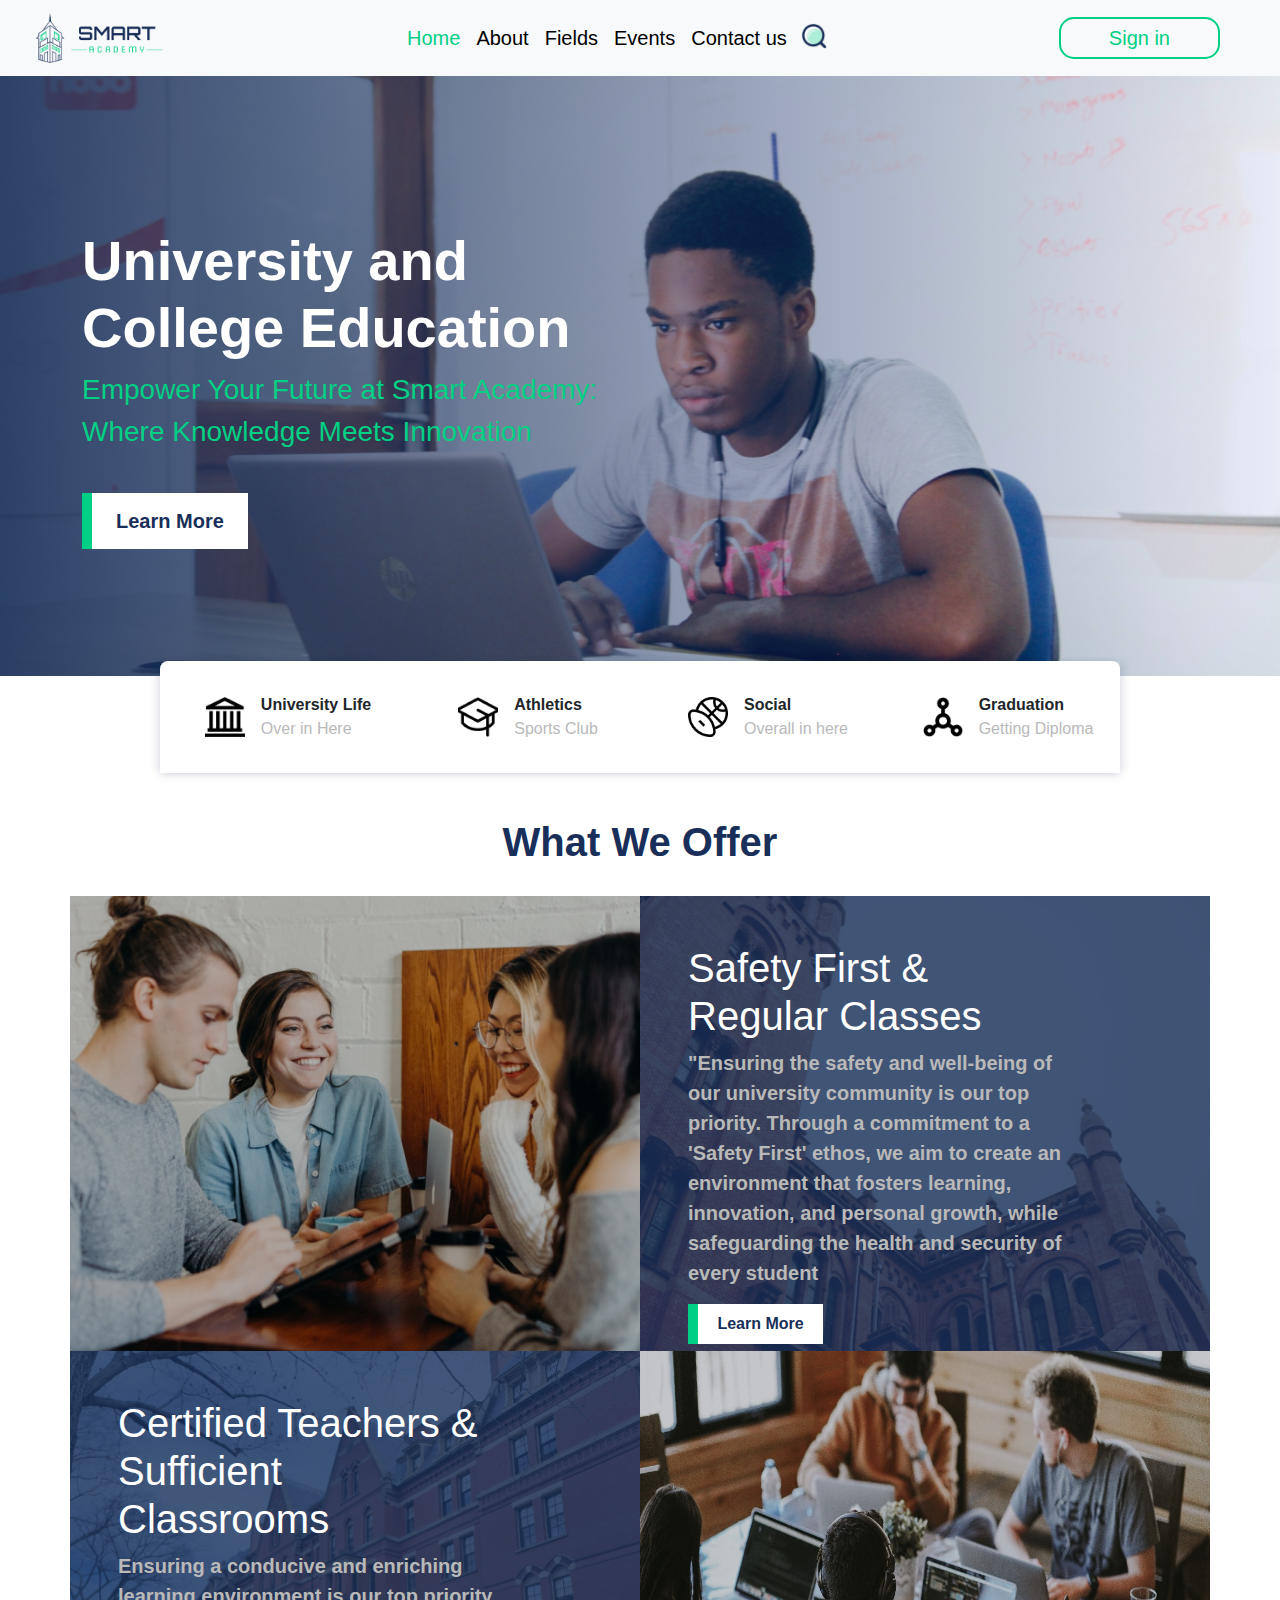
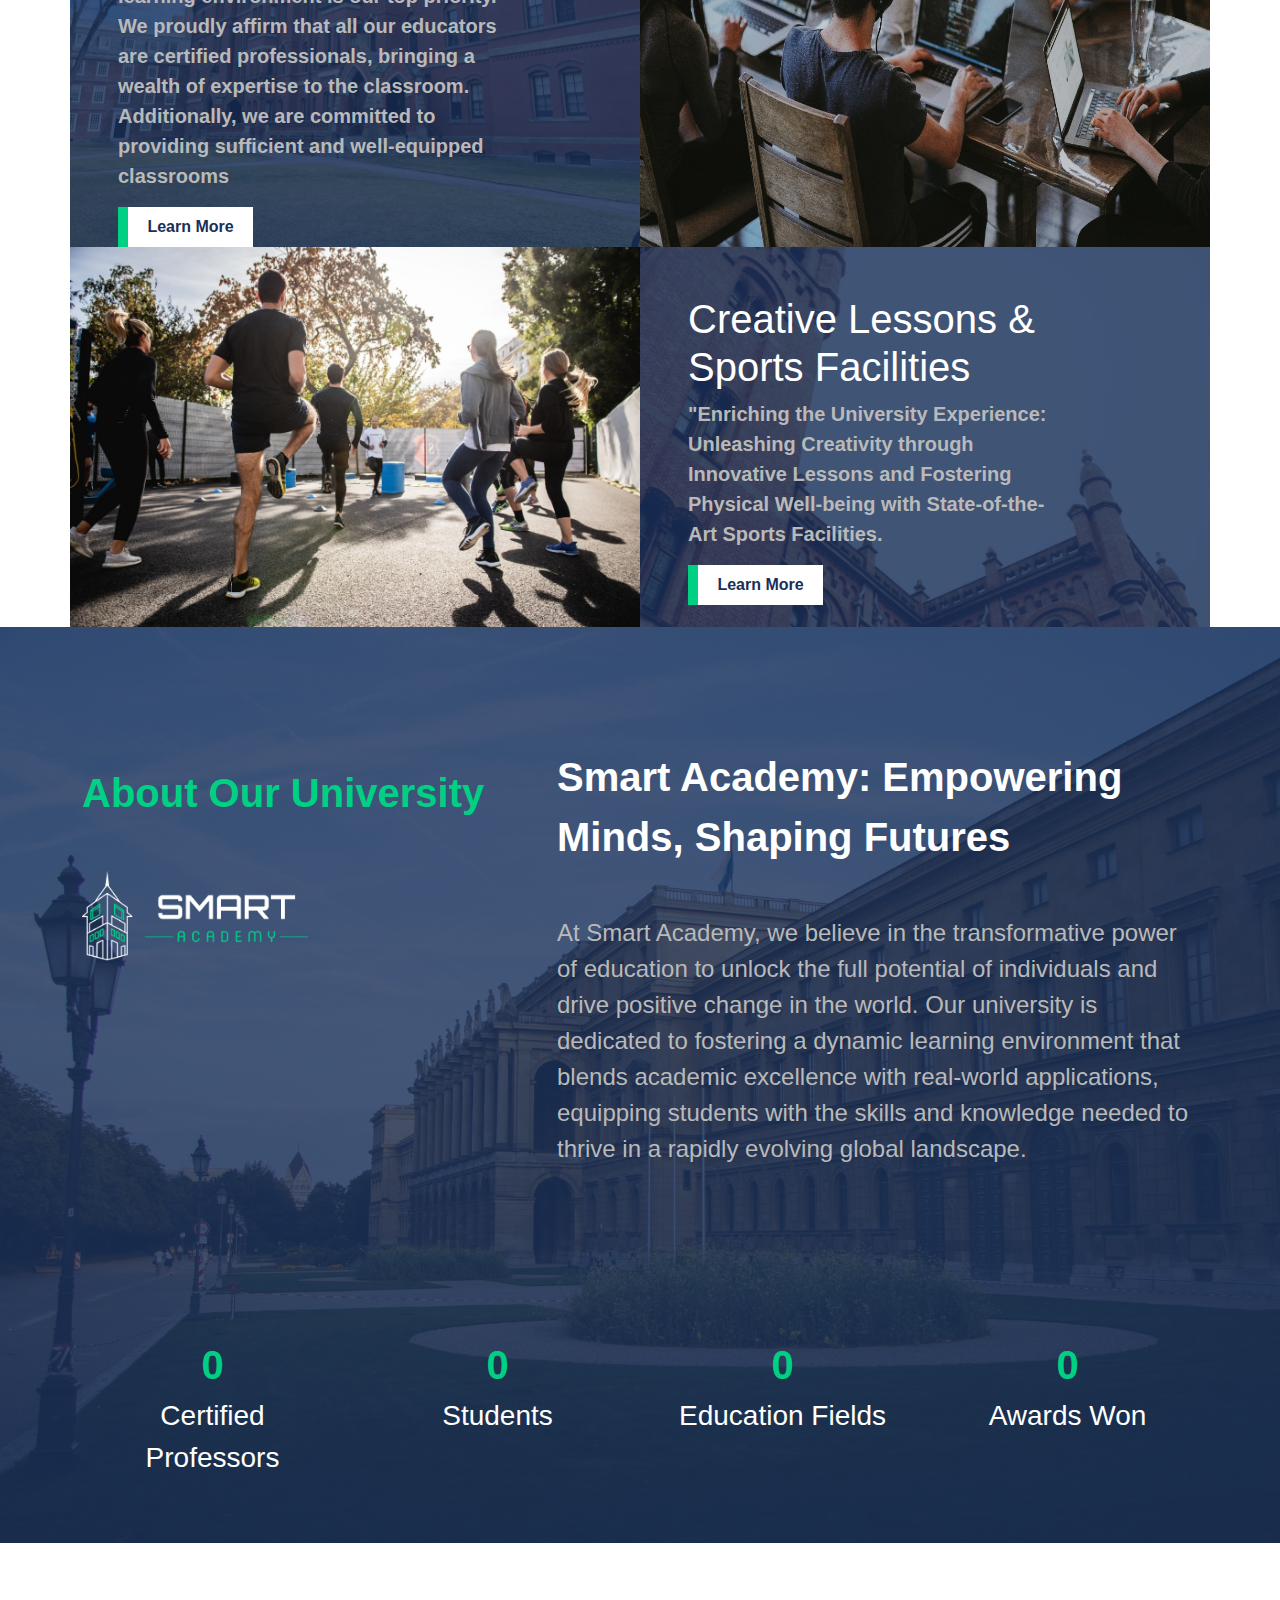
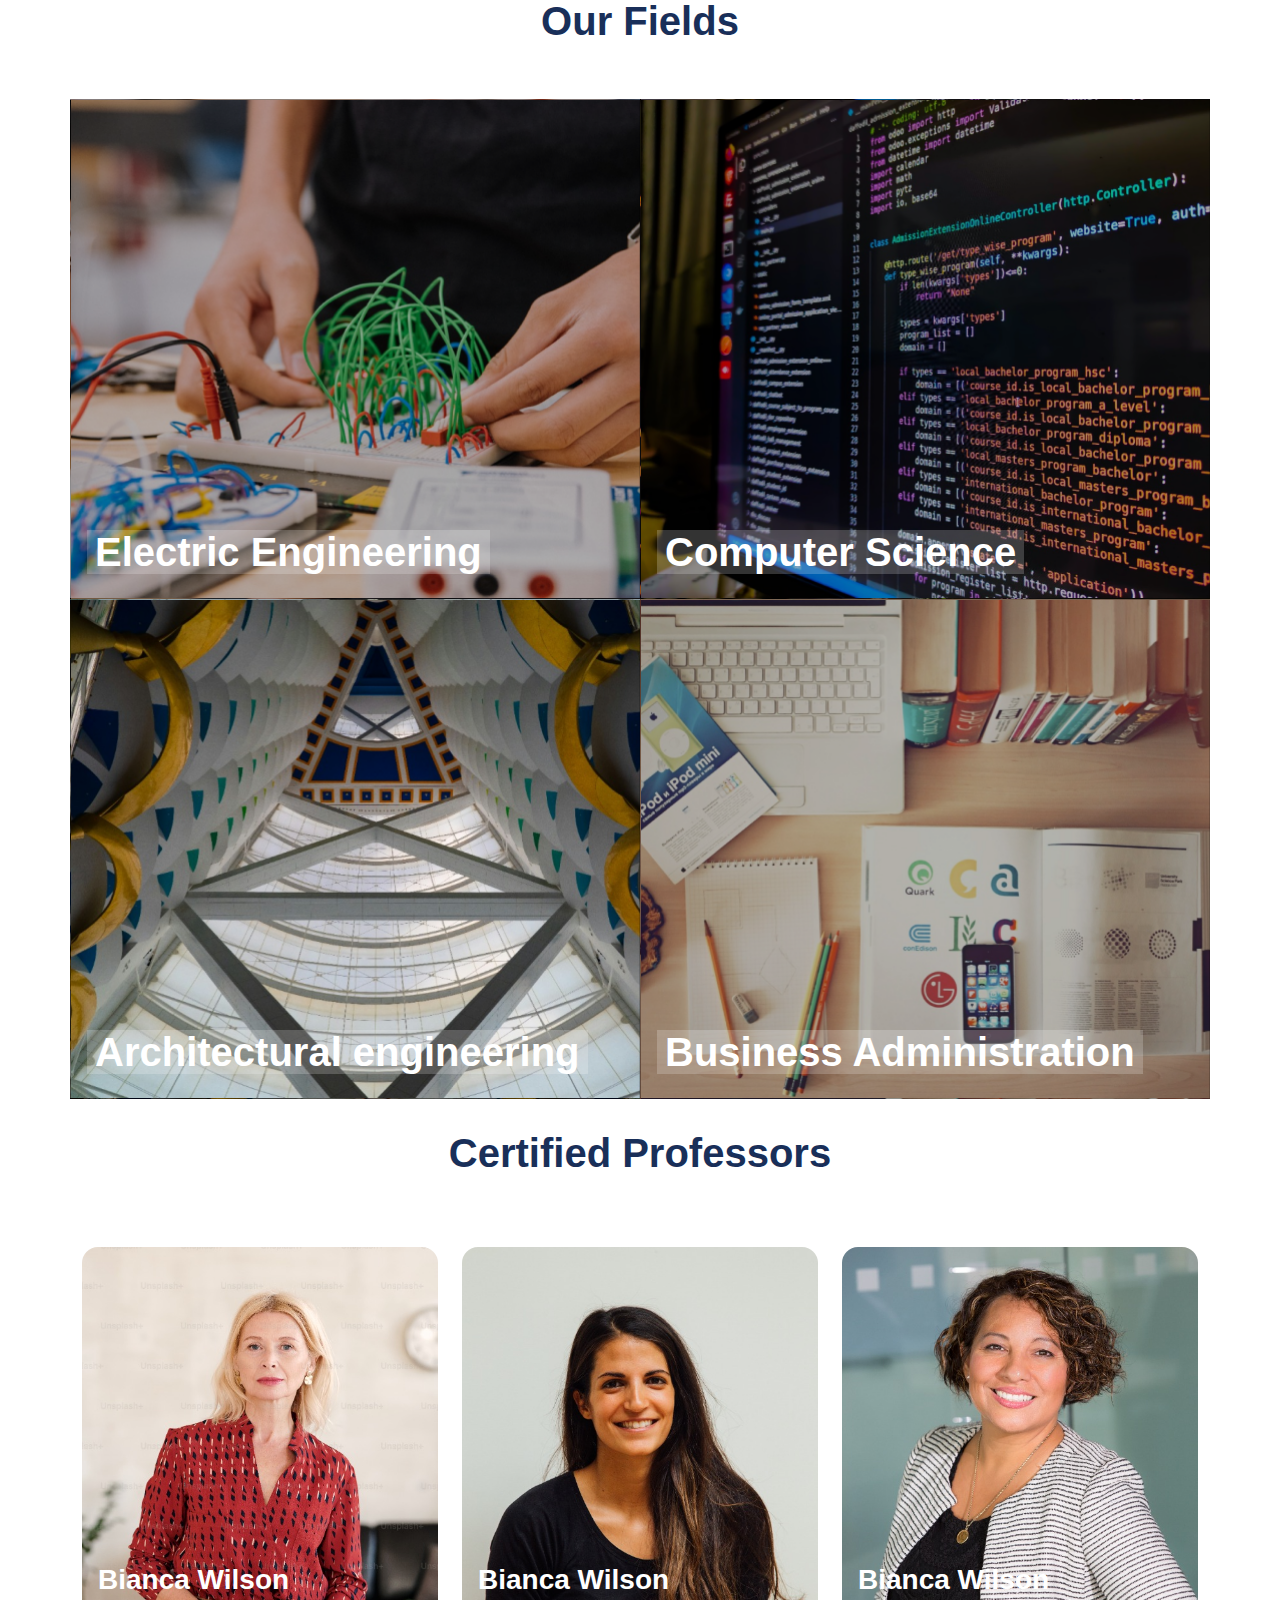
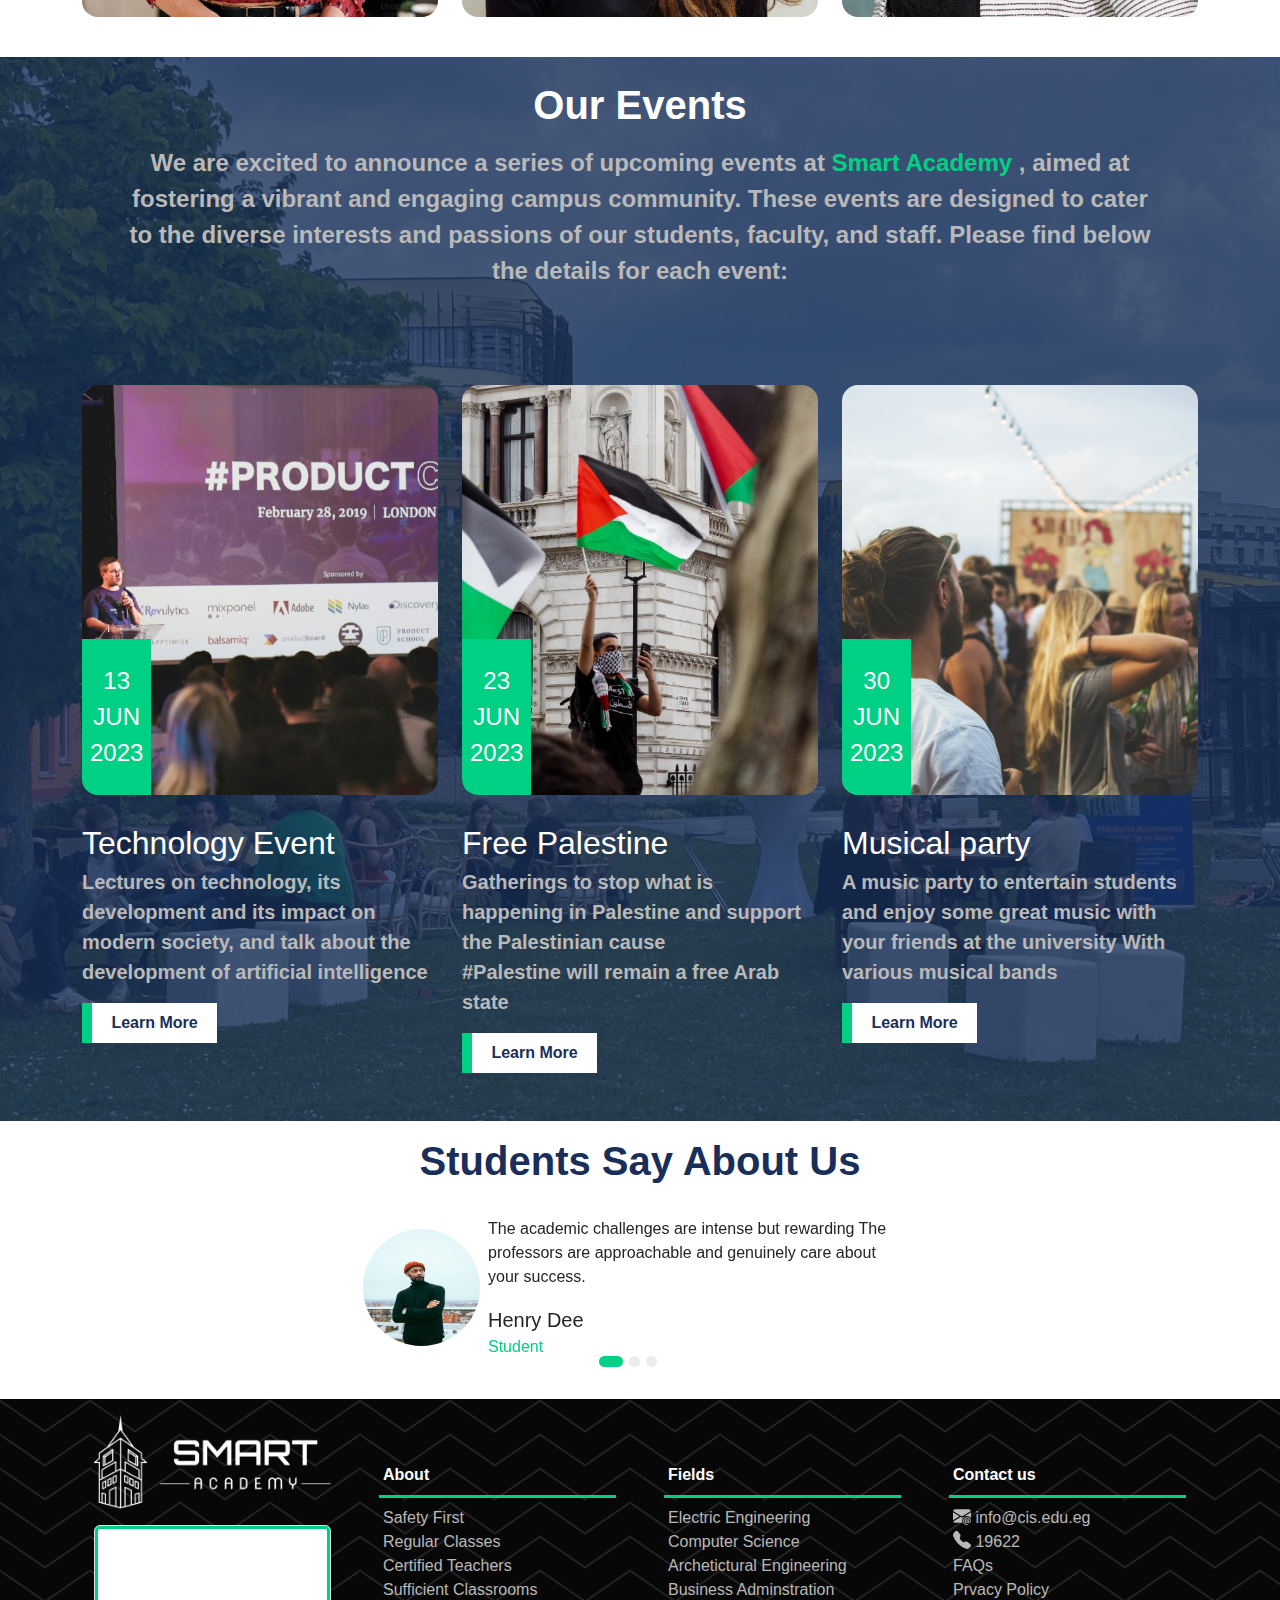
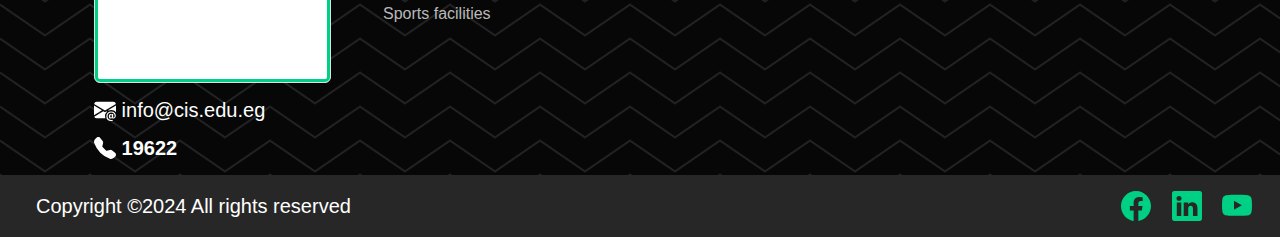
<file: index.html>
<!DOCTYPE html>
<html lang="en">
  <head>
    <meta charset="UTF-8" />
    <meta name="viewport" content="width=device-width, initial-scale=1.0" />
    <title>Smart Academy</title>
    <link rel="stylesheet" href="CSS/bootstrap.min.css" />
    <link rel="stylesheet" href="CSS/style.css" />
    <script defer src="script/bootstrap.bundle.min.js"></script>
    <script defer src="script/index.js"></script>
    <script defer src="script/navbar.js"></script>
  </head>

  <body>
    <!-- navbar -->
    <nav
      class="navbar navbar-expand-lg bg-body-tertiary d-flex flex-column position-relative z-1"
    >
      <div class="container-fluid">
        <a class="navbar-brand ms-4" href="#"
          ><img
            src="Assets/images/logo.png"
            alt="Smart Academy logo"
            class="w-75 h-75"
        /></a>
        <button
          class="navbar-toggler"
          type="button"
          data-bs-toggle="collapse"
          data-bs-target="#navbarSupportedContent"
          aria-controls="navbarSupportedContent"
          aria-expanded="false"
          aria-label="Toggle navigation"
        >
          <span class="navbar-toggler-icon"></span>
        </button>

        <div class="collapse navbar-collapse" id="navbarSupportedContent">
          <ul class="navbar-nav ms-auto me-auto mb-2 mb-lg-0 fs-5">
            <li class="nav-item">
              <a
                class="nav-link active"
                style="color: #00d084"
                aria-current="page"
                href="index.html"
                >Home</a
              >
            </li>
            <li class="nav-item">
              <a class="nav-link active" aria-current="page" href="about.html"
                >About</a
              >
            </li>
            <li class="nav-item">
              <a class="nav-link active" aria-current="page" href="fields.html"
                >Fields</a
              >
            </li>
            <li class="nav-item">
              <a class="nav-link active" aria-current="page" href="events.html"
                >Events</a
              >
            </li>
            <li class="nav-item">
              <a
                class="nav-link active"
                aria-current="page"
                href="contactus.html"
                >Contact us</a
              >
            </li>
            <!-- search button -->
            <li class="nav-item">
              <button
                class="border-0 p-1"
                style="background-color: inherit"
                id="srch-btn"
              >
                <img
                  id="srch-img"
                  style="height: 30px; width: 30px"
                  src="Assets/images/51.png"
                  alt=""
                />
              </button>
            </li>
          </ul>

          <button
            class="button fs-5 mx-5 px-5 py-1"
            onclick="location.href='signin.html'"
            type="submit"
          >
            Sign in
          </button>
        </div>
      </div>
      <div
        id="srch-toggler"
        class="position-absolute d-flex justify-content-center bg-body- collapse d-none"
        style="height: 50px; width: 100%; top: 76px; background-color: inherit"
      >
        <div class="">
          <input
            type="text"
            id="srch-field"
            class="form-control me-5"
            style="width: 420px"
            placeholder="Search"
            aria-label="Sizing example input"
            aria-describedby="inputGroup-sizing-default"
          />
        </div>
      </div>
    </nav>
    <!-- carousel -->
    <div
      id="carouselExampleAutoPlaying"
      class="carousel slide"
      data-bs-ride="carousel"
    >
      <div class="carousel-inner h-100">
        <div
          class="carousel-item c-item active"
          style="
            background: linear-gradient(
                to right,
                rgba(25, 47, 89, 0.9),
                rgba(0, 0, 0, 0)
              ),
              url(Assets/images/0.jpg) no-repeat center;
            background-size: cover;
          "
        >
          <div class="container h-100">
            <div class="h-100 w-50 d-flex flex-column justify-content-center">
              <h1 class="text-white fw-bold" style="font-size: 56px">
                University and College Education
              </h1>
              <p class="fs-3 txt-green">
                Empower Your Future at Smart Academy: Where Knowledge Meets
                Innovation
              </p>
              <a href="about.html" style="width: fit-content"
                ><button class="button2 h-100 w-100 mt-4 px-4 fw-semibold fs-5">
                  Learn More
                </button></a
              >
            </div>
          </div>
        </div>
        <div
          class="carousel-item c-item"
          style="
            background: linear-gradient(
                to right,
                rgba(25, 47, 89, 0.9),
                rgba(0, 0, 0, 0)
              ),
              url(Assets/images/2.jpg) no-repeat center;
            background-size: cover;
          "
        >
          <div class="container h-100">
            <div class="h-100 w-50 d-flex flex-column justify-content-center">
              <h1 class="text-white fw-bold" style="font-size: 56px">
                A community that helps you learn
              </h1>
              <p class="fs-3 txt-green">
                Teaching Staff that helps you learn with ease and with high
                quality
              </p>
              <a href="about.html" style="width: fit-content"
                ><button class="button2 h-100 w-100 mt-4 px-4 fw-semibold fs-5">
                  Learn More
                </button></a
              >
            </div>
          </div>
        </div>
        <div
          class="carousel-item c-item"
          style="
            background: linear-gradient(
                to right,
                rgba(25, 47, 89, 0.9),
                rgba(0, 0, 0, 0)
              ),
              url(Assets/images/1.jpg) no-repeat center;
            background-size: cover;
          "
        >
          <div class="container h-100">
            <div class="h-100 w-50 d-flex flex-column justify-content-center">
              <h1 class="text-white fw-bold" style="font-size: 56px">
                Huge library and more books
              </h1>
              <p class="fs-3 txt-green">
                Books on all fields to increase students' information
              </p>
              <a href="about.html" style="width: fit-content"
                ><button class="button2 h-100 w-100 mt-4 px-4 fw-semibold fs-5">
                  Learn More
                </button></a
              >
            </div>
          </div>
        </div>
      </div>
    </div>
    <!-- Wide card -->
    <div
      class="container w-75 position-relative"
      style="
        box-shadow: 0px 5px 7px 0px #192f5912, 5px 0px 7px 0px #192f5912,
          -5px 0px 7px 0px #192f5912;
        top: -15px;
      "
    >
      <div class="row bg-white py-3 rounded-top-3">
        <div class="col-lg-3 col-md-6 col-sm-12 p-0">
          <div class="p-3 d-flex flex-row">
            <div class="h-100 w-auto d-flex mx-auto">
              <!-- img -->
              <div class="h-75 my-auto">
                <div
                  class="mx-3"
                  style="
                    height: 40px;
                    width: 40px;
                    background-image: url(Assets/images/3.png);
                    background-size: cover;
                    background-repeat: no-repeat;
                    background-position: center;
                  "
                ></div>
              </div>
              <!-- info -->
              <div class="d-flex flex-column">
                <span class="fw-bold">University Life</span>
                <span class="txt-gray">Over in Here</span>
              </div>
            </div>
          </div>
        </div>
        <div class="col-lg-3 col-md-6 col-sm-12 p-0">
          <div class="p-3 d-flex flex-row">
            <div class="h-100 w-auto d-flex mx-auto">
              <!-- img -->
              <div class="h-75 my-auto">
                <div
                  class="mx-3"
                  style="
                    height: 40px;
                    width: 40px;
                    background-image: url(Assets/images/4.png);
                    background-size: cover;
                    background-repeat: no-repeat;
                    background-position: center;
                  "
                ></div>
              </div>
              <!-- info -->
              <div class="d-flex flex-column">
                <span class="fw-bold">Athletics</span>
                <span class="txt-gray">Sports Club</span>
              </div>
            </div>
          </div>
        </div>
        <div class="col-lg-3 col-md-6 col-sm-12 p-0">
          <div class="p-3 d-flex flex-row">
            <div class="h-100 w-auto d-flex mx-auto">
              <!-- img -->
              <div class="h-75 my-auto">
                <div
                  class="mx-3"
                  style="
                    height: 40px;
                    width: 40px;
                    background-image: url(Assets/images/5.png);
                    background-size: cover;
                    background-repeat: no-repeat;
                    background-position: center;
                  "
                ></div>
              </div>
              <!-- info -->
              <div class="d-flex flex-column">
                <span class="fw-bold">Social</span>
                <span class="txt-gray">Overall in here</span>
              </div>
            </div>
          </div>
        </div>
        <div class="col-lg-3 col-md-6 col-sm-12 p-0">
          <div class="p-3 d-flex flex-row">
            <div class="h-100 w-auto d-flex mx-auto">
              <!-- img -->
              <div class="h-75 my-auto">
                <div
                  class="mx-3"
                  style="
                    height: 40px;
                    width: 40px;
                    background-image: url(Assets/images/6.png);
                    background-size: cover;
                    background-repeat: no-repeat;
                    background-position: center;
                  "
                ></div>
              </div>
              <!-- info -->
              <div class="d-flex flex-column">
                <span class="fw-bold">Graduation</span>
                <span class="txt-gray">Getting Diploma</span>
              </div>
            </div>
          </div>
        </div>
      </div>
    </div>
    <!-- what we offer cards -->
    <div class="container">
      <div class="row fs-1 fw-bold txt-darkblue my-4 mx-auto">
        <div class="fs-1 fw-bold txt-darkblue text-center">What We Offer</div>
      </div>
      <div class="row">
        <div class="col-lg-6 p-0">
          <img class="w-100" src="Assets/images/7.png" alt="" />
        </div>
        <div class="col-lg-6 p-0">
          <div
            class="card-body dark-layer h-100"
            style="
              background-image: url(Assets/images/9.png);
              background-size: cover;
            "
          >
            <div class="w-75 position-relative start-0 ps-5 pt-5">
              <h1 class="text-white">Safety First & Regular Classes</h1>
              <p class="fs-5 fw-semibold txt-gray">
                "Ensuring the safety and well-being of our university community
                is our top priority. Through a commitment to a 'Safety First'
                ethos, we aim to create an environment that fosters learning,
                innovation, and personal growth, while safeguarding the health
                and security of every student
              </p>
              <a href="about.html"
                ><button class="button2 fw-semibold">Learn More</button></a
              >
            </div>
          </div>
        </div>
      </div>
      <div class="row">
        <div class="col-lg-6 p-0">
          <div
            class="card-body dark-layer h-100"
            style="
              background-image: url(Assets/images/10.png);
              background-size: cover;
            "
          >
            <div class="w-75 position-relative start-0 ps-5 pt-5">
              <h1 class="text-white">
                Certified Teachers & Sufficient Classrooms
              </h1>
              <p class="fs-5 fw-semibold txt-gray">
                Ensuring a conducive and enriching learning environment is our
                top priority. We proudly affirm that all our educators are
                certified professionals, bringing a wealth of expertise to the
                classroom. Additionally, we are committed to providing
                sufficient and well-equipped classrooms
              </p>
              <a href="about.html"
                ><button class="button2 fw-semibold">Learn More</button></a
              >
            </div>
          </div>
        </div>

        <div class="col-lg-6 p-0">
          <img class="w-100 h-100" src="Assets/images/18.jpg" alt="" />
        </div>
      </div>
      <div class="row">
        <div class="col-lg-6 p-0">
          <img class="w-100" src="Assets/images/19.jpg" alt="" />
        </div>
        <div class="col-lg-6 p-0">
          <div
            class="card-body dark-layer h-100"
            style="
              background-image: url(Assets/images/9.png);
              background-size: cover;
            "
          >
            <div class="w-75 position-relative start-0 ps-5 pt-5">
              <h1 class="text-white">Creative Lessons & Sports Facilities</h1>
              <p class="fs-5 fw-semibold txt-gray">
                "Enriching the University Experience: Unleashing Creativity
                through Innovative Lessons and Fostering Physical Well-being
                with State-of-the-Art Sports Facilities.
              </p>
              <a href="about.html"
                ><button class="button2 fw-semibold">Learn More</button></a
              >
            </div>
          </div>
        </div>
      </div>
    </div>
    <!-- About university -->
    <div class="about-university py-3">
      <div class="container z-2">
        <div class="row my-5 py-5">
          <div class="col-sm-5">
            <div class="d-flex flex-column my-4">
              <div class="heading fs-1 fw-semibold txt-green mb-5">
                About Our University
              </div>
              <img class="w-50" src="Assets/images/logo2.png" alt="" />
            </div>
          </div>
          <div class="col-sm-7">
            <div>
              <div class="heading text-white">
                <p class="fs-1 fw-semibold my-2">
                  Smart Academy: Empowering Minds, Shaping Futures
                </p>

                <p class="fs-4 my-5 txt-gray">
                  At Smart Academy, we believe in the transformative power of
                  education to unlock the full potential of individuals and
                  drive positive change in the world. Our university is
                  dedicated to fostering a dynamic learning environment that
                  blends academic excellence with real-world applications,
                  equipping students with the skills and knowledge needed to
                  thrive in a rapidly evolving global landscape.
                </p>
              </div>
            </div>
          </div>
        </div>
        <div class="row my-4">
          <div class="col-sm-3">
            <div class="m-3 p-2 text-center">
              <div class="card border-0 bg-transparent">
                <div class="number fs-1 fw-bold txt-green" id="num">0</div>
                <div class="span fs-3 text-white">Certified Professors</div>
              </div>
            </div>
          </div>
          <div class="col-sm-3">
            <div class="m-3 p-2 text-center">
              <div class="card border-0 bg-transparent">
                <div class="number fs-1 fw-bold txt-green" id="num">0</div>
                <div class="span fs-3 text-white">Students</div>
              </div>
            </div>
          </div>
          <div class="col-sm-3">
            <div class="m-3 p-2 text-center">
              <div class="card border-0 bg-transparent">
                <div class="number fs-1 fw-bold txt-green" id="num">0</div>
                <div class="span fs-3 text-white">Education Fields</div>
              </div>
            </div>
          </div>
          <div class="col-sm-3">
            <div class="m-3 p-2 text-center">
              <div class="card border-0 bg-transparent">
                <div class="number fs-1 fw-bold txt-green" id="num">0</div>
                <div class="span fs-3 text-white">Awards Won</div>
              </div>
            </div>
          </div>
        </div>
      </div>
    </div>
    <!-- our fields -->
    <div class="container">
      <div class="row">
        <span class="fs-1 fw-semibold txt-darkblue text-center py-5"
          >Our Fields</span
        >
      </div>
      <div class="row">
        <div class="col-lg-6 col-sm-12 p-0">
          <div
            class="hover1 card rounded-0"
            style="
              background-image: url(./Assets/images/12.png);
              background-size: cover;
              height: 500px;
            "
          >
            <div
              class="card2 card-body my-3 mx-3 px-2 py-5"
              style="display: none"
            >
              <span class="span1 fs-1 txt-darkblue fw-semibold">
                Electric Engineering
              </span>
              <p class="mt-4 fs-4 w-75 fw-semibold text-white">
                Electrical engineers are responsible for creating innovative
                solutions in areas such as power generation, distribution,
                communication, control systems, and electronic circuits.
              </p>
              <a href="fields.html">
                <button
                  class="button1 mb-3 fw-semibold position-absolute bottom-25"
                >
                  Read More
                </button></a
              >
            </div>

            <div class="card1 card-body position-absolute bottom-0">
              <span class="px-2 my-3 fs-1 text-white fw-semibold"
                >Electric Engineering</span
              >
            </div>
          </div>
        </div>
        <div class="col-lg-6 col-sm-12 p-0">
          <div
            class="hover1 hover2 card rounded-0"
            style="
              background-image: url(./Assets/images/13.png);
              background-size: cover;
              height: 500px;
            "
          >
            <div
              class="card2 card-body my-3 mx-3 px-2 py-5"
              style="display: none"
            >
              <span class="span1 fs-1 txt-green fw-semibold">
                Computer Science
              </span>
              <p class="mt-4 fs-4 w-75 fw-semibold text-white">
                Computer Science is a field that encompasses the study of
                computation, algorithms, data structures.
              </p>

              <a href="fields.html">
                <button
                  class="button2 mb-3 fw-semibold position-absolute bottom-25"
                >
                  Read More
                </button></a
              >
            </div>

            <div class="card1 card-body position-absolute bottom-0">
              <span class="px-2 my-3 fs-1 text-white fw-semibold"
                >Computer Science</span
              >
            </div>
          </div>
        </div>
      </div>
      <div class="row">
        <div class="col-lg-6 col-sm-12 p-0">
          <div
            class="hover1 hover2 card rounded-0"
            style="
              background-image: url(./Assets/images/14.png);
              background-size: cover;
              height: 500px;
            "
          >
            <div
              class="card2 card-body my-3 mx-3 px-2 py-5"
              style="display: none"
            >
              <span class="span1 fs-1 txt-green fw-semibold">
                Architectural engineering
              </span>
              <p class="mt-4 fs-4 w-75 fw-semibold text-white">
                Architectural engineering is a multidisciplinary field that
                integrates principles from architecture and engineering to
                design and create buildings and other structures.
              </p>
              <a href="fields.html">
                <button
                  class="button2 mb-3 fw-semibold position-absolute bottom-25"
                >
                  Read More
                </button></a
              >
            </div>

            <div class="card1 card-body position-absolute bottom-0">
              <span class="px-2 my-3 fs-1 text-white fw-semibold"
                >Architectural engineering</span
              >
            </div>
          </div>
        </div>
        <div class="col-lg-6 col-sm-12 p-0">
          <div
            class="hover1 card rounded-0"
            style="
              background-image: url(./Assets/images/15.png);
              background-size: cover;
              height: 500px;
            "
          >
            <div
              class="card2 card-body my-3 mx-3 px-2 py-5"
              style="display: none"
            >
              <span class="span1 fs-1 txt-darkblue fw-semibold">
                Business Administration
              </span>
              <p class="mt-4 fs-4 w-75 fw-semibold text-white">
                Business Administration is a broad field of study and practice
                that encompasses various principles, strategies, and activities
                related to the management and operation of organizations.
              </p>
              <a href="fields.html">
                <button
                  class="button1 mb-3 fw-semibold position-absolute bottom-25"
                >
                  Read More
                </button></a
              >
            </div>

            <div class="card1 card-body position-absolute bottom-0">
              <span class="px-2 my-3 fs-1 text-white fw-semibold"
                >Business Administration</span
              >
            </div>
          </div>
        </div>
      </div>
    </div>
    <!-- certified professors -->
    <div class="container">
      <div class="row">
        <span class="fw-semibold fs-1 txt-darkblue text-center py-4"
          >Certified Professors</span
        >
      </div>
      <div class="row py-4">
        <div class="col-lg-4 col-md-6 col-sm-12 py-3">
          <div
            class="hover2 hover0 card-body rounded-4 position-relative"
            style="
              background-image: url(Assets/images/20.jpg);
              background-size: cover;
              background-repeat: no-repeat;
              background-position: bottom 75% right 0px;
              height: 370px;
            "
          >
            <div class="position-absolute bottom-0 p-3">
              <span class="fs-3 fw-semibold text-white"> Bianca Wilson </span>
              <p class="hover2e fs-5 fw-normal txt-green">
                Professor of Computer Science
              </p>
            </div>
          </div>
        </div>
        <div class="col-lg-4 col-md-6 col-sm-12 py-3">
          <div
            class="hover2 hover0 card-body rounded-4 position-relative"
            style="
              background-image: url(Assets/images/21.jpg);
              background-size: cover;
              background-repeat: no-repeat;
              background-position: center;
              height: 370px;
            "
          >
            <div class="position-absolute bottom-0 p-3">
              <span class="fs-3 fw-semibold text-white"> Bianca Wilson </span>
              <p class="hover2e fs-5 fw-normal txt-green">
                Professor of Architectural Engineering
              </p>
            </div>
          </div>
        </div>
        <div class="col-lg-4 col-md-6 col-sm-12 py-3">
          <div
            class="hover2 hover0 card-body rounded-4 position-relative"
            style="
              background-image: url(Assets/images/22.jpg);
              background-size: cover;
              background-repeat: no-repeat;
              background-position: center;
              height: 370px;
            "
          >
            <div class="position-absolute bottom-0 p-3">
              <span class="fs-3 fw-semibold text-white"> Bianca Wilson </span>
              <p class="hover2e fs-5 fw-normal txt-green">
                Professor of Electric Engineering
              </p>
            </div>
          </div>
        </div>
      </div>
    </div>
    <!-- our events -->
    <div
      class="dark-layer py-2"
      style="
        background-image: url(Assets/images/23.jpg);
        background-size: cover;
      "
    >
      <div class="container py-3">
        <div class="row pb-4 text-center">
          <h1 class="fw-semibold text-white">Our Events</h1>
          <p class="txt-gray fs-4 fw-semibold py-2 px-5">
            We are excited to announce a series of upcoming events at
            <span class="txt-green">Smart Academy</span> , aimed at fostering a
            vibrant and engaging campus community. These events are designed to
            cater to the diverse interests and passions of our students,
            faculty, and staff. Please find below the details for each event:
          </p>
        </div>
        <div class="row">
          <div class="col-lg-4 col-md-6 col-sm-12 my-4">
            <!-- image -->
            <div
              class="rounded-4 position-relative w-100 my-4"
              style="
                width: 410px;
                height: 410px;
                background-image: url(Assets/images/24.jpg);
                background-position: center;
                background-size: cover;
              "
            >
              <div
                class="text-white text-center fs-4 px-2 py-4 position-absolute bottom-0"
                style="
                  background-color: #00d084;
                  width: fit-content;
                  height: fit-content;
                  border-bottom-left-radius: inherit;
                "
              >
                13 <br />
                JUN <br />
                2023
              </div>
            </div>
            <!-- info -->
            <div class="">
              <span class="fs-2 text-white"> Technology Event</span>
              <p class="fs-5 fw-bold txt-gray w-100">
                Lectures on technology, its development and its impact on modern
                society, and talk about the development of artificial
                intelligence
              </p>
              <a href="events.html"
                ><button class="button2 fw-semibold">Learn More</button></a
              >
            </div>
          </div>
          <div class="col-lg-4 col-md-6 col-sm-12 my-4">
            <!-- image -->
            <div
              class="rounded-4 position-relative w-100 my-4"
              style="
                width: 410px;
                height: 410px;
                background-image: url(Assets/images/25.jpg);
                background-position: center;
                background-size: cover;
              "
            >
              <div
                class="text-white text-center fs-4 px-2 py-4 position-absolute bottom-0"
                style="
                  background-color: #00d084;
                  width: fit-content;
                  height: fit-content;
                  border-bottom-left-radius: inherit;
                "
              >
                23 <br />
                JUN <br />
                2023
              </div>
            </div>
            <!-- info -->
            <div class="">
              <span class="fs-2 text-white"> Free Palestine</span>
              <p class="fs-5 fw-bold txt-gray w-100">
                Gatherings to stop what is happening in Palestine and support
                the Palestinian cause
                <br />
                <span class="txt-gray">
                  #Palestine will remain a free Arab state</span
                >
              </p>
              <a href="events.html"
                ><button class="button2 fw-semibold">Learn More</button></a
              >
            </div>
          </div>
          <div class="col-lg-4 col-md-6 col-sm-12 my-4">
            <!-- image -->
            <div
              class="rounded-4 position-relative w-100 my-4"
              style="
                width: 410px;
                height: 410px;
                background-image: url(Assets/images/26.jpg);
                background-position: center;
                background-size: cover;
              "
            >
              <div
                class="text-white text-center fs-4 px-2 py-4 position-absolute bottom-0"
                style="
                  background-color: #00d084;
                  width: fit-content;
                  height: fit-content;
                  border-bottom-left-radius: inherit;
                "
              >
                30 <br />
                JUN <br />
                2023
              </div>
            </div>
            <!-- info -->
            <div class="">
              <span class="fs-2 text-white"> Musical party</span>
              <p class="fs-5 fw-bold txt-gray w-100">
                A music party to entertain students and enjoy some great music
                with your friends at the university With various musical bands
              </p>
              <a href="events.html"
                ><button class="button2 fw-semibold">Learn More</button></a
              >
            </div>
          </div>
        </div>
      </div>
    </div>
    <!-- Students says about Us -->
    <div class="container py-3">
      <div class="row">
        <h1 class="fw-semibold txt-darkblue text-center fs-1">
          Students Say About Us
        </h1>
      </div>
      <div class="row w-100">
        <div class="col-lg-12 col-sm-12">
          <div
            id=" carouselExampleAutoPlaying"
            class="carousel slide carousel-dark mx-auto"
            data-bs-ride="carousel"
          >
            <div class="carousel-inner">
              <div class="carousel-item active">
                <div
                  class="d-flex flex-wrap align-items-center justify-content-center"
                >
                  <div class="d-flex align-items-center py-4 w-50">
                    <div>
                      <img
                        class="mx-2"
                        style="border-radius: 50%; height: 117px; width: 117px"
                        src="Assets/images/27.jpg"
                      />
                    </div>
                    <div class="w-auto d-flex flex-column">
                      <p>
                        The academic challenges are intense but rewarding The
                        professors are approachable and genuinely care about
                        your success.
                      </p>
                      <span class="fs-5">Henry Dee</span>
                      <span class="txt-green">Student</span>
                    </div>
                  </div>
                </div>

                <!--  -->
              </div>
              <div class="carousel-item">
                <div
                  class="d-flex flex-wrap align-items-center justify-content-center"
                >
                  <div class="d-flex align-items-center py-4 w-50">
                    <div>
                      <img
                        class="mx-2"
                        style="border-radius: 50%; height: 117px; width: 117px"
                        src="Assets/images/27.jpg"
                      />
                    </div>
                    <div class="w-auto d-flex flex-column">
                      <p>
                        The academic challenges are intense but rewarding The
                        professors are approachable and genuinely care about
                        your success.
                      </p>
                      <span class="fs-5">Henry Dee</span>
                      <span class="txt-green">Student</span>
                    </div>
                  </div>
                </div>

                <!--  -->
              </div>
              <div class="carousel-item">
                <div
                  class="d-flex flex-wrap align-items-center justify-content-center"
                >
                  <div class="d-flex align-items-center py-4 w-50">
                    <div>
                      <img
                        class="mx-2"
                        style="border-radius: 50%; height: 117px; width: 117px"
                        src="Assets/images/27.jpg"
                      />
                    </div>
                    <div class="w-auto d-flex flex-column">
                      <p>
                        The academic challenges are intense but rewarding The
                        professors are approachable and genuinely care about
                        your success.
                      </p>
                      <span class="fs-5">Henry Dee</span>
                      <span class="txt-green">Student</span>
                    </div>
                  </div>
                </div>

                <!--  -->
              </div>
              <!-- indicators -->
            </div>
            <div class="carousel-indicators carousel-custom-indicators">
              <button
                type="button"
                data-bs-target="#carouselExampleIndicators"
                data-bs-slide-to="0"
                class="active"
                aria-current="true"
                aria-label="Slide 1"
              ></button>
              <button
                type="button"
                data-bs-target="#carouselExampleIndicators"
                data-bs-slide-to="1"
                aria-label="Slide 2"
              ></button>
              <button
                type="button"
                data-bs-target="#carouselExampleIndicators"
                data-bs-slide-to="2"
                aria-label="Slide 3"
              ></button>
            </div>
          </div>
        </div>
      </div>
    </div>
    <!-- Footer -->
    <footer
      class="w-100"
      style="
        background-image: url(Assets/images/Vector.png);
        background-color: #181818;
        box-shadow: inset 0 0 0 1000px rgba(0, 0, 0, 0.7);
      "
    >
      <div class="container py-2">
        <div class="row">
          <div class="col-lg-3">
            <div class="container">
              <a class="navbar-brand" href="#"
                ><img
                  src="Assets/images/logo3.png"
                  alt="Smart Academy logo"
                  class="w-100 h-100 py-2"
              /></a>
              <!-- google maps location -->
              <div class="card my-2 border">
                <iframe
                  class=""
                  src="https://www.google.com/maps/embed?pb=!1m18!1m12!1m3!1d3455.468998018955!2d31.432870312056416!3d29.99468687484426!2m3!1f0!2f0!3f0!3m2!1i1024!2i768!4f13.1!3m3!1m2!1s0x145840c63ce95b0d%3A0x7db37f52d34a4d19!2sThe%20Higher%20Institute%20For%20Applied%20Arts%20-%205th%20Compound!5e0!3m2!1sen!2seg!4v1713969931046!5m2!1sen!2seg"
                  style="border: 3px solid #00d084; border-radius: 5px"
                  allowfullscreen=""
                  loading="lazy"
                  referrerpolicy="no-referrer-when-downgrade"
                ></iframe>
              </div>
              <div class="fs-5 color text-white py-1">
                <svg
                  xmlns="http://www.w3.org/2000/svg"
                  width="22"
                  height="22"
                  fill="currentColor"
                  class="bi bi-envelope-at-fill mb-1"
                  viewBox="0 0 16 16"
                >
                  <path
                    d="M2 2A2 2 0 0 0 .05 3.555L8 8.414l7.95-4.859A2 2 0 0 0 14 2zm-2 9.8V4.698l5.803 3.546zm6.761-2.97-6.57 4.026A2 2 0 0 0 2 14h6.256A4.5 4.5 0 0 1 8 12.5a4.49 4.49 0 0 1 1.606-3.446l-.367-.225L8 9.586zM16 9.671V4.697l-5.803 3.546.338.208A4.5 4.5 0 0 1 12.5 8c1.414 0 2.675.652 3.5 1.671"
                  />
                  <path
                    d="M15.834 12.244c0 1.168-.577 2.025-1.587 2.025-.503 0-1.002-.228-1.12-.648h-.043c-.118.416-.543.643-1.015.643-.77 0-1.259-.542-1.259-1.434v-.529c0-.844.481-1.4 1.26-1.4.585 0 .87.333.953.63h.03v-.568h.905v2.19c0 .272.18.42.411.42.315 0 .639-.415.639-1.39v-.118c0-1.277-.95-2.326-2.484-2.326h-.04c-1.582 0-2.64 1.067-2.64 2.724v.157c0 1.867 1.237 2.654 2.57 2.654h.045c.507 0 .935-.07 1.18-.18v.731c-.219.1-.643.175-1.237.175h-.044C10.438 16 9 14.82 9 12.646v-.214C9 10.36 10.421 9 12.485 9h.035c2.12 0 3.314 1.43 3.314 3.034zm-4.04.21v.227c0 .586.227.8.581.8.31 0 .564-.17.564-.743v-.367c0-.516-.275-.708-.572-.708-.346 0-.573.245-.573.791"
                  />
                </svg>
                <a
                  class="text-decoration-none"
                  style="color: #fdfdfd"
                  href="mailto:info@cis.edu.eg"
                  target="_blank"
                  >info@cis.edu.eg</a
                >
              </div>
              <div class="fs-5 color fw-bold py-1" style="color: #fdfdfd">
                <svg
                  xmlns="http://www.w3.org/2000/svg"
                  width="22"
                  height="22"
                  fill="currentColor"
                  class="bi bi-telephone-fill mb-1"
                  viewBox="0 0 16 16"
                >
                  <path
                    fill-rule="evenodd"
                    d="M1.885.511a1.745 1.745 0 0 1 2.61.163L6.29 2.98c.329.423.445.974.315 1.494l-.547 2.19a.68.68 0 0 0 .178.643l2.457 2.457a.68.68 0 0 0 .644.178l2.189-.547a1.75 1.75 0 0 1 1.494.315l2.306 1.794c.829.645.905 1.87.163 2.611l-1.034 1.034c-.74.74-1.846 1.065-2.877.702a18.6 18.6 0 0 1-7.01-4.42 18.6 18.6 0 0 1-4.42-7.009c-.362-1.03-.037-2.137.703-2.877z"
                  ></path>
                </svg>
                19622
              </div>
            </div>
          </div>
          <div class="col-lg-3 py-5">
            <div class="container">
              <div class="fs-6 fw-bold py-2 px-1 text-white">About</div>
              <div style="border-top: 3px solid #00d084"></div>
              <ol
                class="txt-gray fw-normal px-1 py-2"
                style="list-style-type: none"
              >
                <li>Safety First</li>
                <li>Regular Classes</li>
                <li>Certified Teachers</li>
                <li>Sufficient Classrooms</li>
                <li>Sports facilities</li>
              </ol>
            </div>
          </div>
          <div class="col-lg-3 py-5">
            <div class="container">
              <div class="fs-6 fw-bold py-2 px-1 text-white">Fields</div>
              <div style="border-top: 3px solid #00d084"></div>
              <ol
                class="txt-gray fw-normal px-1 py-2"
                style="list-style-type: none"
              >
                <li>Electric Engineering</li>
                <li>Computer Science</li>
                <li>Archetictural Engineering</li>
                <li>Business Adminstration</li>
              </ol>
            </div>
          </div>
          <div class="col-lg-3 py-5">
            <div class="container">
              <div class="fs-6 fw-bold py-2 px-1 text-white">Contact us</div>
              <div style="border-top: 3px solid #00d084"></div>
              <ol
                class="txt-gray fw-normal px-1 py-2"
                style="list-style-type: none"
              >
                <li>
                  <svg
                    xmlns="http://www.w3.org/2000/svg"
                    width="18"
                    height="18"
                    fill="currentColor"
                    class="bi bi-envelope-at-fill mb-1"
                    viewBox="0 0 16 16"
                  >
                    <path
                      d="M2 2A2 2 0 0 0 .05 3.555L8 8.414l7.95-4.859A2 2 0 0 0 14 2zm-2 9.8V4.698l5.803 3.546zm6.761-2.97-6.57 4.026A2 2 0 0 0 2 14h6.256A4.5 4.5 0 0 1 8 12.5a4.49 4.49 0 0 1 1.606-3.446l-.367-.225L8 9.586zM16 9.671V4.697l-5.803 3.546.338.208A4.5 4.5 0 0 1 12.5 8c1.414 0 2.675.652 3.5 1.671"
                    />
                    <path
                      d="M15.834 12.244c0 1.168-.577 2.025-1.587 2.025-.503 0-1.002-.228-1.12-.648h-.043c-.118.416-.543.643-1.015.643-.77 0-1.259-.542-1.259-1.434v-.529c0-.844.481-1.4 1.26-1.4.585 0 .87.333.953.63h.03v-.568h.905v2.19c0 .272.18.42.411.42.315 0 .639-.415.639-1.39v-.118c0-1.277-.95-2.326-2.484-2.326h-.04c-1.582 0-2.64 1.067-2.64 2.724v.157c0 1.867 1.237 2.654 2.57 2.654h.045c.507 0 .935-.07 1.18-.18v.731c-.219.1-.643.175-1.237.175h-.044C10.438 16 9 14.82 9 12.646v-.214C9 10.36 10.421 9 12.485 9h.035c2.12 0 3.314 1.43 3.314 3.034zm-4.04.21v.227c0 .586.227.8.581.8.31 0 .564-.17.564-.743v-.367c0-.516-.275-.708-.572-.708-.346 0-.573.245-.573.791"
                    />
                  </svg>
                  <a
                    class="text-decoration-none txt-gray"
                    href="mailto:info@cis.edu.eg"
                    target="_blank"
                    >info@cis.edu.eg</a
                  >
                </li>
                <li>
                  <svg
                    xmlns="http://www.w3.org/2000/svg"
                    width="18"
                    height="18"
                    fill="currentColor"
                    class="bi bi-telephone-fill mb-1"
                    viewBox="0 0 16 16"
                  >
                    <path
                      fill-rule="evenodd"
                      d="M1.885.511a1.745 1.745 0 0 1 2.61.163L6.29 2.98c.329.423.445.974.315 1.494l-.547 2.19a.68.68 0 0 0 .178.643l2.457 2.457a.68.68 0 0 0 .644.178l2.189-.547a1.75 1.75 0 0 1 1.494.315l2.306 1.794c.829.645.905 1.87.163 2.611l-1.034 1.034c-.74.74-1.846 1.065-2.877.702a18.6 18.6 0 0 1-7.01-4.42 18.6 18.6 0 0 1-4.42-7.009c-.362-1.03-.037-2.137.703-2.877z"
                    ></path>
                  </svg>
                  19622
                </li>
                <li>FAQs</li>
                <li>Prvacy Policy</li>
              </ol>
            </div>
          </div>
        </div>
      </div>
      <!-- copyright -->
      <div
        class="row w-100 text-white m-0 py-3 px-2"
        style="background-color: #272727"
      >
        <div class="container d-flex flex-row justify-content-between">
          <p class="m-0 mx-3 fs-5">Copyright &#169;2024 All rights reserved</p>
          <div class="">
            <a
              class="text-decoration-none txt-green"
              style="text-decoration: none"
              target="_blank"
              href="https://www.facebook.com/CIS.EDU1"
              ><svg
                xmlns="http://www.w3.org/2000/svg"
                width="30"
                height="30"
                fill="currentColor"
                class="bi bi-facebook mx-2"
                viewBox="0 0 16 16"
              >
                <path
                  d="M16 8.049c0-4.446-3.582-8.05-8-8.05C3.58 0-.002 3.603-.002 8.05c0 4.017 2.926 7.347 6.75 7.951v-5.625h-2.03V8.05H6.75V6.275c0-2.017 1.195-3.131 3.022-3.131.876 0 1.791.157 1.791.157v1.98h-1.009c-.993 0-1.303.621-1.303 1.258v1.51h2.218l-.354 2.326H9.25V16c3.824-.604 6.75-3.934 6.75-7.951"
                /></svg
            ></a>
            <a
              class="text-decoration-none txt-green"
              target="_blank"
              href="https://www.linkedin.com/school/new-cairo-academy-nca/"
              ><svg
                xmlns="http://www.w3.org/2000/svg"
                width="30"
                height="30"
                fill="currentColor"
                class="bi bi-linkedin mx-2"
                viewBox="0 0 16 16"
              >
                <path
                  d="M0 1.146C0 .513.526 0 1.175 0h13.65C15.474 0 16 .513 16 1.146v13.708c0 .633-.526 1.146-1.175 1.146H1.175C.526 16 0 15.487 0 14.854zm4.943 12.248V6.169H2.542v7.225zm-1.2-8.212c.837 0 1.358-.554 1.358-1.248-.015-.709-.52-1.248-1.342-1.248S2.4 3.226 2.4 3.934c0 .694.521 1.248 1.327 1.248zm4.908 8.212V9.359c0-.216.016-.432.08-.586.173-.431.568-.878 1.232-.878.869 0 1.216.662 1.216 1.634v3.865h2.401V9.25c0-2.22-1.184-3.252-2.764-3.252-1.274 0-1.845.7-2.165 1.193v.025h-.016l.016-.025V6.169h-2.4c.03.678 0 7.225 0 7.225z"
                /></svg
            ></a>
            <a
              href="https://www.youtube.com/channel/UCoRUJ2St0Bx7WjKdbTqOvkQ"
              class="text-decoration-none txt-green"
              target="_blank"
              ><svg
                xmlns="http://www.w3.org/2000/svg"
                width="30"
                height="30"
                fill="currentColor"
                class="bi bi-youtube mx-2"
                viewBox="0 0 16 16"
              >
                <path
                  d="M8.051 1.999h.089c.822.003 4.987.033 6.11.335a2.01 2.01 0 0 1 1.415 1.42c.101.38.172.883.22 1.402l.01.104.022.26.008.104c.065.914.073 1.77.074 1.957v.075c-.001.194-.01 1.108-.082 2.06l-.008.105-.009.104c-.05.572-.124 1.14-.235 1.558a2.01 2.01 0 0 1-1.415 1.42c-1.16.312-5.569.334-6.18.335h-.142c-.309 0-1.587-.006-2.927-.052l-.17-.006-.087-.004-.171-.007-.171-.007c-1.11-.049-2.167-.128-2.654-.26a2.01 2.01 0 0 1-1.415-1.419c-.111-.417-.185-.986-.235-1.558L.09 9.82l-.008-.104A31 31 0 0 1 0 7.68v-.123c.002-.215.01-.958.064-1.778l.007-.103.003-.052.008-.104.022-.26.01-.104c.048-.519.119-1.023.22-1.402a2.01 2.01 0 0 1 1.415-1.42c.487-.13 1.544-.21 2.654-.26l.17-.007.172-.006.086-.003.171-.007A100 100 0 0 1 7.858 2zM6.4 5.209v4.818l4.157-2.408z"
                /></svg
            ></a>
          </div>
        </div>
      </div>
    </footer>
  </body>
</html>
</file>
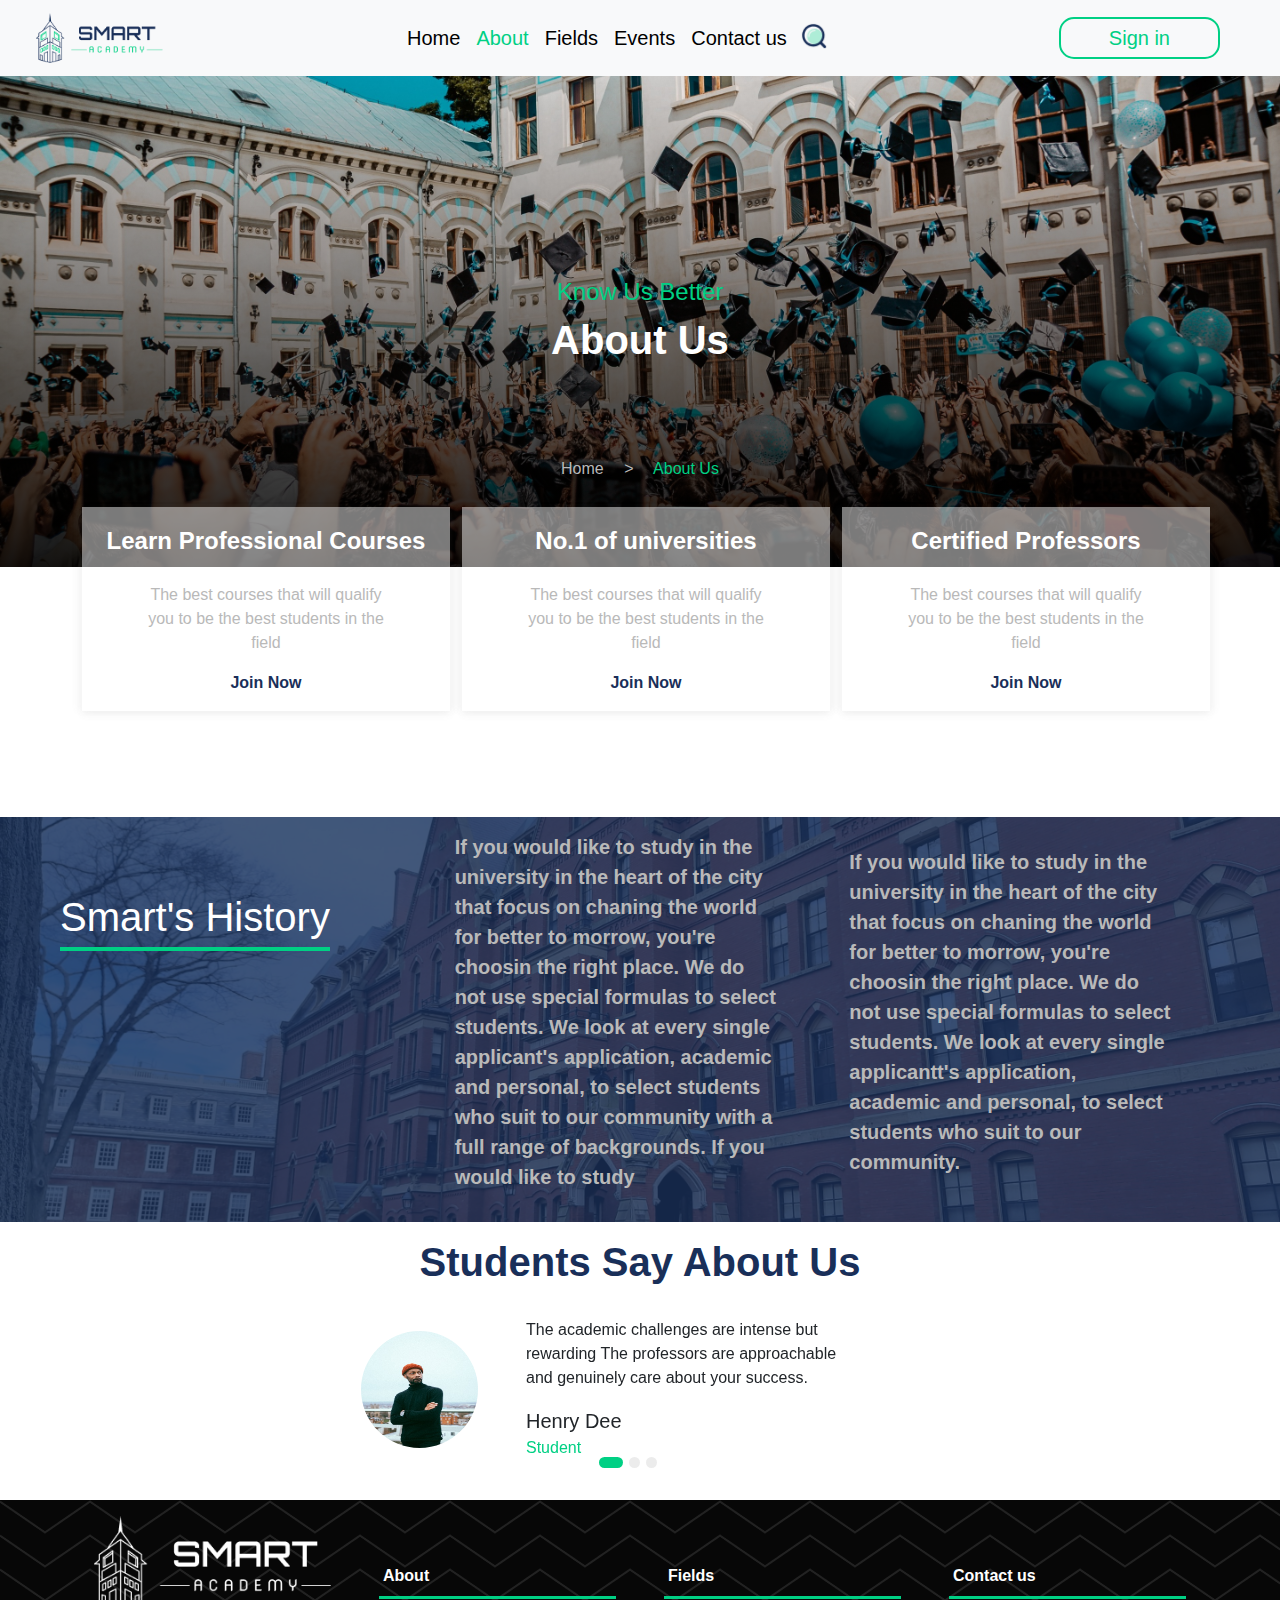
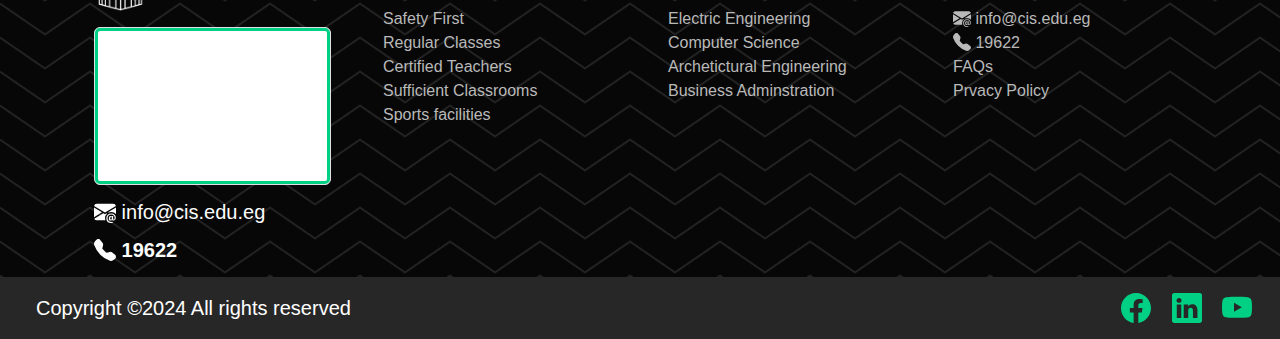
<file: about.html>
<!DOCTYPE html>
<html lang="en">
  <head>
    <meta charset="UTF-8" />
    <meta name="viewport" content="width=device-width, initial-scale=1.0" />
    <title>Smart Academy</title>
    <link rel="stylesheet" href="CSS/bootstrap.min.css" />
    <link rel="stylesheet" href="CSS/style.css" />
    <script defer src="script/bootstrap.bundle.min.js"></script>
    <script defer src="script/index.js"></script>
    <script defer src="script/navbar.js"></script>
  </head>
  <body>
    <!-- navbar -->
    <nav
      class="navbar navbar-expand-lg bg-body-tertiary d-flex flex-column position-relative z-1"
    >
      <div class="container-fluid">
        <a class="navbar-brand ms-4" href="#"
          ><img
            src="Assets/images/logo.png"
            alt="Smart Academy logo"
            class="w-75 h-75"
        /></a>
        <button
          class="navbar-toggler"
          type="button"
          data-bs-toggle="collapse"
          data-bs-target="#navbarSupportedContent"
          aria-controls="navbarSupportedContent"
          aria-expanded="false"
          aria-label="Toggle navigation"
        >
          <span class="navbar-toggler-icon"></span>
        </button>

        <div class="collapse navbar-collapse" id="navbarSupportedContent">
          <ul class="navbar-nav ms-auto me-auto mb-2 mb-lg-0 fs-5">
            <li class="nav-item">
              <a class="nav-link active" aria-current="page" href="index.html"
                >Home</a
              >
            </li>
            <li class="nav-item">
              <a
                class="nav-link active"
                style="color: #00d084"
                aria-current="page"
                href="about.html"
                >About</a
              >
            </li>
            <li class="nav-item">
              <a class="nav-link active" aria-current="page" href="fields.html"
                >Fields</a
              >
            </li>
            <li class="nav-item">
              <a class="nav-link active" aria-current="page" href="events.html"
                >Events</a
              >
            </li>
            <li class="nav-item">
              <a
                class="nav-link active"
                aria-current="page"
                href="contactus.html"
                >Contact us</a
              >
            </li>
            <!-- search button -->
            <li class="nav-item">
              <button
                class="border-0 p-1"
                style="background-color: inherit"
                id="srch-btn"
              >
                <img
                  id="srch-img"
                  style="height: 30px; width: 30px"
                  src="Assets/images/51.png"
                  alt=""
                />
              </button>
            </li>
          </ul>

          <button
            class="button fs-5 mx-5 px-5 py-1"
            onclick="location.href='signin.html'"
            type="submit"
          >
            Sign in
          </button>
        </div>
      </div>
      <div
        id="srch-toggler"
        class="position-absolute d-flex justify-content-center bg-body- collapse d-none"
        style="height: 50px; width: 100%; top: 76px; background-color: inherit"
      >
        <div class="">
          <input
            type="text"
            id="srch-field"
            class="form-control me-5"
            style="width: 420px"
            placeholder="Search"
            aria-label="Sizing example input"
            aria-describedby="inputGroup-sizing-default"
          />
        </div>
      </div>
    </nav>
    <!-- Hero -->
    <div
      class=""
      style="
        height: 491px;
        background: linear-gradient(
            to top,
            rgba(0, 0, 0, 0.9),
            rgba(0, 0, 0, 0)
          ),
          url(Assets/images/28.png) no-repeat center;
        background-size: cover;
      "
    >
      <div
        class="h-100 d-flex position-relative flex-column justify-content-center align-items-center"
      >
        <span class="fs-4 txt-green">Know Us Better</span>
        <span class="fs-1 fw-semibold text-white">About Us</span>
        <p class="txt-gray position-absolute" style="bottom: 70px">
          <a href="index.html" class="text-decoration-none txt-gray">Home</a>
          <span class="px-3">></span>
          <span class="txt-green">About Us</span>
        </p>
      </div>
    </div>
    <!-- cards -->
    <div class="container w-100" style="height: 250px">
      <div class="row mb-5">
        <div class="col-lg-4 pb-5 position-relative">
          <div
            style="
              padding-bottom: 50px;
              background-color: rgba(255, 255, 255, 0.479);
              position: relative;
              box-shadow: 0px 5px 7px 0px #6666660c, 5px 0px 7px 0px #6666660c,
                -5px 0px 7px 0px #6666660c;
              top: -60px;
            "
            class="card card-body px-3 py-3 hover4 position-relative d-flex flex-column justify-content-center align-items-center position-absolute border-0 rounded-0 text-center"
          >
            <div
              class="hover4-bg z-0 w-100 position-absolute top-0"
              style="height: 60px"
            ></div>
            <span class="w-100 text-white z-1 pb-4 fs-4 fw-bold"
              >Learn Professional Courses</span
            >
            <p class="txt-gray px-5">
              The best courses that will qualify you to be the best students in
              the field
            </p>

            <a href="index.html" class="text-decoration-none"
              ><span class="txt-darkblue hover4-txt fw-bold">Join Now</span></a
            >
          </div>
        </div>
        <div class="col-lg-4 position-relative">
          <div
            style="
              padding-bottom: 50px;
              background-color: rgba(255, 255, 255, 0.479);
              position: relative;
              box-shadow: 0px 5px 7px 0px #6666660c, 5px 0px 7px 0px #6666660c,
                -5px 0px 7px 0px #6666660c;
              top: -60px;
            "
            class="card card-body px-3 py-3 hover4 position-relative d-flex flex-column justify-content-center align-items-center position-absolute border-0 rounded-0 text-center"
          >
            <div
              class="hover4-bg z-0 w-100 position-absolute top-0"
              style="height: 60px"
            ></div>
            <span class="text-white pb-4 z-1 fs-4 fw-bold"
              >No.1 of universities</span
            >
            <p class="txt-gray px-5">
              The best courses that will qualify you to be the best students in
              the field
            </p>
            <a href="index.html" class="text-decoration-none"
              ><span class="txt-darkblue hover4-txt fw-bold">Join Now</span></a
            >
          </div>
        </div>
        <div class="col-lg-4 position-relative">
          <div
            style="
              padding-bottom: 50px;
              background-color: rgba(255, 255, 255, 0.479);
              position: relative;
              box-shadow: 0px 5px 7px 0px #6666660c, 5px 0px 7px 0px #6666660c,
                -5px 0px 7px 0px #6666660c;
              top: -60px;
            "
            class="card card-body px-3 py-3 hover4 position-relative d-flex flex-column justify-content-center align-items-center position-absolute border-0 rounded-0 text-center"
          >
            <div
              class="hover4-bg z-0 w-100 position-absolute top-0"
              style="height: 60px"
            ></div>
            <span class="text-white z-1 pb-4 fs-4 fw-bold"
              >Certified Professors</span
            >
            <p class="txt-gray px-5">
              The best courses that will qualify you to be the best students in
              the field
            </p>
            <a href="index.html" class="text-decoration-none"
              ><span class="txt-darkblue hover4-txt fw-bold">Join Now</span></a
            >
          </div>
        </div>
      </div>
    </div>
    <!-- Smart's History -->
    <div class="container-fluid">
      <div
        class="row px-5 dark-layer"
        style="
          height: 405px;
          background-image: url(Assets/images/29.jpg);
          background-size: cover;
          background-position: center;
        "
      >
        <div class="col-lg-4 text-center position-relative" style="top: 70px">
          <div
            class="text-white fs-1"
            style="
              width: fit-content;
              font-weight: 500px;
              border-bottom: 4px solid #00d084;
            "
          >
            Smart's History
          </div>
        </div>
        <div class="col-lg-4 my-auto">
          <p class="txt-gray fs-5 fw-semibold pe-5">
            If you would like to study in the university in the heart of the
            city that focus on chaning the world for better to morrow, you're
            choosin the right place. We do not use special formulas to select
            students. We look at every single applicant's application, academic
            and personal, to select students who suit to our community with a
            full range of backgrounds. If you would like to study
          </p>
        </div>
        <div class="col-lg-4 my-auto">
          <p class="txt-gray fs-5 fw-semibold pe-5">
            If you would like to study in the university in the heart of the
            city that focus on chaning the world for better to morrow, you're
            choosin the right place. We do not use special formulas to select
            students. We look at every single applicantt's application, academic
            and personal, to select students who suit to our community.
          </p>
        </div>
      </div>
    </div>
    <!-- Students says about Us -->
    <div class="container py-3">
      <div class="row">
        <h1 class="fw-semibold fs-1 txt-darkblue text-center">
          Students Say About Us
        </h1>
      </div>
      <div class="row w-100">
        <div class="col-lg-6 mx-lg-auto col-sm-12">
          <div
            id=" carouselExampleAutoPlaying"
            class="carousel carousel-dark slide"
            data-bs-ride="carousel"
          >
            <div class="carousel-inner">
              <div class="carousel-item active">
                <div
                  class="d-flex flex-row align-items-center justify-content-center py-4"
                >
                  <div>
                    <img
                      style="border-radius: 50%; height: 117px; width: 117px"
                      src="Assets/images/27.jpg"
                    />
                  </div>
                  <div class="mx-5 d-flex flex-column">
                    <p>
                      The academic challenges are intense but rewarding The
                      professors are approachable and genuinely care about your
                      success.
                    </p>
                    <span class="fs-5">Henry Dee</span>
                    <span class="txt-green">Student</span>
                  </div>
                </div>
              </div>
              <div class="carousel-item">
                <div
                  class="d-flex flex-row align-items-center justify-content-center py-4"
                >
                  <div>
                    <img
                      style="border-radius: 50%; height: 117px; width: 117px"
                      src="Assets/images/27.jpg"
                    />
                  </div>
                  <div class="mx-5 d-flex flex-column">
                    <p>
                      The academic challenges are intense but rewarding The
                      professors are approachable and genuinely care about your
                      success.
                    </p>
                    <span class="fs-5">Henry Dee</span>
                    <span class="txt-green">Student</span>
                  </div>
                </div>
              </div>
              <div class="carousel-item">
                <div
                  class="d-flex flex-row align-items-center justify-content-center py-4"
                >
                  <div>
                    <img
                      style="border-radius: 50%; height: 117px; width: 117px"
                      src="Assets/images/27.jpg"
                    />
                  </div>
                  <div class="mx-5 d-flex flex-column">
                    <p>
                      The academic challenges are intense but rewarding The
                      professors are approachable and genuinely care about your
                      success.
                    </p>
                    <span class="fs-5">Henry Dee</span>
                    <span class="txt-green">Student</span>
                  </div>
                </div>
              </div>
              <!-- <div class="carousel-item">
                <div
                  class="d-flex align-items-center justify-content-center py-4"
                >
                  <div
                    class="rounded-circle bg-black"
                    style="
                      height: 80px;
                      width: 25%;
                      background-image: url(Assets/images/27.jpg);
                      background-position: center;
                      background-size: cover;
                    "
                  ></div>
                  <div class="mx-5 d-flex flex-column">
                    <p>
                      The academic challenges are intense but rewarding The
                      professors are approachable and genuinely care about your
                      success.
                    </p>
                    <span class="fs-5">Zeyad</span>
                    <span class="txt-green">Student</span>
                  </div>
                </div>
              </div>
              <div class="carousel-item">
                <div
                  class="d-flex align-items-center justify-content-center py-4"
                >
                  <div
                    class="rounded-circle bg-black"
                    style="
                      height: 80px;
                      width: 25%;
                      background-image: url(Assets/images/27.jpg);
                      background-position: center;
                      background-size: cover;
                    "
                  ></div>
                  <div class="mx-5 d-flex flex-column">
                    <p>
                      The academic challenges are intense but rewarding The
                      professors are approachable and genuinely care about your
                      success.
                    </p>
                    <span class="fs-5">Mohamed</span>
                    <span class="txt-green">Student</span>
                  </div>
                </div>
              </div> -->
            </div>
            <div class="carousel-indicators carousel-custom-indicators">
              <button
                type="button"
                data-bs-target="#carouselExampleIndicators"
                data-bs-slide-to="0"
                class="active"
                aria-current="true"
                aria-label="Slide 1"
              ></button>
              <button
                type="button"
                data-bs-target="#carouselExampleIndicators"
                data-bs-slide-to="1"
                aria-label="Slide 2"
              ></button>
              <button
                type="button"
                data-bs-target="#carouselExampleIndicators"
                data-bs-slide-to="2"
                aria-label="Slide 3"
              ></button>
            </div>
          </div>
        </div>
      </div>
    </div>
    <!-- footer -->
    <footer
      class="w-100"
      style="
        background-image: url(Assets/images/Vector.png);
        background-color: #181818;
        box-shadow: inset 0 0 0 1000px rgba(0, 0, 0, 0.7);
      "
    >
      <div class="container py-2">
        <div class="row">
          <div class="col-lg-3">
            <div class="container">
              <a class="navbar-brand" href="#"
                ><img
                  src="Assets/images/logo3.png"
                  alt="Smart Academy logo"
                  class="w-100 h-100 py-2"
              /></a>
              <!-- google maps location -->
              <div class="card my-2 border">
                <iframe
                  class=""
                  src="https://www.google.com/maps/embed?pb=!1m18!1m12!1m3!1d3455.468998018955!2d31.432870312056416!3d29.99468687484426!2m3!1f0!2f0!3f0!3m2!1i1024!2i768!4f13.1!3m3!1m2!1s0x145840c63ce95b0d%3A0x7db37f52d34a4d19!2sThe%20Higher%20Institute%20For%20Applied%20Arts%20-%205th%20Compound!5e0!3m2!1sen!2seg!4v1713969931046!5m2!1sen!2seg"
                  style="border: 3px solid #00d084; border-radius: 5px"
                  allowfullscreen=""
                  loading="lazy"
                  referrerpolicy="no-referrer-when-downgrade"
                ></iframe>
              </div>
              <div class="fs-5 color text-white py-1">
                <svg
                  xmlns="http://www.w3.org/2000/svg"
                  width="22"
                  height="22"
                  fill="currentColor"
                  class="bi bi-envelope-at-fill mb-1"
                  viewBox="0 0 16 16"
                >
                  <path
                    d="M2 2A2 2 0 0 0 .05 3.555L8 8.414l7.95-4.859A2 2 0 0 0 14 2zm-2 9.8V4.698l5.803 3.546zm6.761-2.97-6.57 4.026A2 2 0 0 0 2 14h6.256A4.5 4.5 0 0 1 8 12.5a4.49 4.49 0 0 1 1.606-3.446l-.367-.225L8 9.586zM16 9.671V4.697l-5.803 3.546.338.208A4.5 4.5 0 0 1 12.5 8c1.414 0 2.675.652 3.5 1.671"
                  />
                  <path
                    d="M15.834 12.244c0 1.168-.577 2.025-1.587 2.025-.503 0-1.002-.228-1.12-.648h-.043c-.118.416-.543.643-1.015.643-.77 0-1.259-.542-1.259-1.434v-.529c0-.844.481-1.4 1.26-1.4.585 0 .87.333.953.63h.03v-.568h.905v2.19c0 .272.18.42.411.42.315 0 .639-.415.639-1.39v-.118c0-1.277-.95-2.326-2.484-2.326h-.04c-1.582 0-2.64 1.067-2.64 2.724v.157c0 1.867 1.237 2.654 2.57 2.654h.045c.507 0 .935-.07 1.18-.18v.731c-.219.1-.643.175-1.237.175h-.044C10.438 16 9 14.82 9 12.646v-.214C9 10.36 10.421 9 12.485 9h.035c2.12 0 3.314 1.43 3.314 3.034zm-4.04.21v.227c0 .586.227.8.581.8.31 0 .564-.17.564-.743v-.367c0-.516-.275-.708-.572-.708-.346 0-.573.245-.573.791"
                  />
                </svg>
                <a
                  class="text-decoration-none"
                  style="color: #fdfdfd"
                  href="mailto:info@cis.edu.eg"
                  target="_blank"
                  >info@cis.edu.eg</a
                >
              </div>
              <div class="fs-5 color fw-bold py-1" style="color: #fdfdfd">
                <svg
                  xmlns="http://www.w3.org/2000/svg"
                  width="22"
                  height="22"
                  fill="currentColor"
                  class="bi bi-telephone-fill mb-1"
                  viewBox="0 0 16 16"
                >
                  <path
                    fill-rule="evenodd"
                    d="M1.885.511a1.745 1.745 0 0 1 2.61.163L6.29 2.98c.329.423.445.974.315 1.494l-.547 2.19a.68.68 0 0 0 .178.643l2.457 2.457a.68.68 0 0 0 .644.178l2.189-.547a1.75 1.75 0 0 1 1.494.315l2.306 1.794c.829.645.905 1.87.163 2.611l-1.034 1.034c-.74.74-1.846 1.065-2.877.702a18.6 18.6 0 0 1-7.01-4.42 18.6 18.6 0 0 1-4.42-7.009c-.362-1.03-.037-2.137.703-2.877z"
                  ></path>
                </svg>
                19622
              </div>
            </div>
          </div>
          <div class="col-lg-3 py-5">
            <div class="container">
              <div class="fs-6 fw-bold py-2 px-1 text-white">About</div>
              <div style="border-top: 3px solid #00d084"></div>
              <ol
                class="txt-gray fw-normal px-1 py-2"
                style="list-style-type: none"
              >
                <li>Safety First</li>
                <li>Regular Classes</li>
                <li>Certified Teachers</li>
                <li>Sufficient Classrooms</li>
                <li>Sports facilities</li>
              </ol>
            </div>
          </div>
          <div class="col-lg-3 py-5">
            <div class="container">
              <div class="fs-6 fw-bold py-2 px-1 text-white">Fields</div>
              <div style="border-top: 3px solid #00d084"></div>
              <ol
                class="txt-gray fw-normal px-1 py-2"
                style="list-style-type: none"
              >
                <li>Electric Engineering</li>
                <li>Computer Science</li>
                <li>Archetictural Engineering</li>
                <li>Business Adminstration</li>
              </ol>
            </div>
          </div>
          <div class="col-lg-3 py-5">
            <div class="container">
              <div class="fs-6 fw-bold py-2 px-1 text-white">Contact us</div>
              <div style="border-top: 3px solid #00d084"></div>
              <ol
                class="txt-gray fw-normal px-1 py-2"
                style="list-style-type: none"
              >
                <li>
                  <svg
                    xmlns="http://www.w3.org/2000/svg"
                    width="18"
                    height="18"
                    fill="currentColor"
                    class="bi bi-envelope-at-fill mb-1"
                    viewBox="0 0 16 16"
                  >
                    <path
                      d="M2 2A2 2 0 0 0 .05 3.555L8 8.414l7.95-4.859A2 2 0 0 0 14 2zm-2 9.8V4.698l5.803 3.546zm6.761-2.97-6.57 4.026A2 2 0 0 0 2 14h6.256A4.5 4.5 0 0 1 8 12.5a4.49 4.49 0 0 1 1.606-3.446l-.367-.225L8 9.586zM16 9.671V4.697l-5.803 3.546.338.208A4.5 4.5 0 0 1 12.5 8c1.414 0 2.675.652 3.5 1.671"
                    />
                    <path
                      d="M15.834 12.244c0 1.168-.577 2.025-1.587 2.025-.503 0-1.002-.228-1.12-.648h-.043c-.118.416-.543.643-1.015.643-.77 0-1.259-.542-1.259-1.434v-.529c0-.844.481-1.4 1.26-1.4.585 0 .87.333.953.63h.03v-.568h.905v2.19c0 .272.18.42.411.42.315 0 .639-.415.639-1.39v-.118c0-1.277-.95-2.326-2.484-2.326h-.04c-1.582 0-2.64 1.067-2.64 2.724v.157c0 1.867 1.237 2.654 2.57 2.654h.045c.507 0 .935-.07 1.18-.18v.731c-.219.1-.643.175-1.237.175h-.044C10.438 16 9 14.82 9 12.646v-.214C9 10.36 10.421 9 12.485 9h.035c2.12 0 3.314 1.43 3.314 3.034zm-4.04.21v.227c0 .586.227.8.581.8.31 0 .564-.17.564-.743v-.367c0-.516-.275-.708-.572-.708-.346 0-.573.245-.573.791"
                    />
                  </svg>
                  <a
                    class="text-decoration-none txt-gray"
                    href="mailto:info@cis.edu.eg"
                    target="_blank"
                    >info@cis.edu.eg</a
                  >
                </li>
                <li>
                  <svg
                    xmlns="http://www.w3.org/2000/svg"
                    width="18"
                    height="18"
                    fill="currentColor"
                    class="bi bi-telephone-fill mb-1"
                    viewBox="0 0 16 16"
                  >
                    <path
                      fill-rule="evenodd"
                      d="M1.885.511a1.745 1.745 0 0 1 2.61.163L6.29 2.98c.329.423.445.974.315 1.494l-.547 2.19a.68.68 0 0 0 .178.643l2.457 2.457a.68.68 0 0 0 .644.178l2.189-.547a1.75 1.75 0 0 1 1.494.315l2.306 1.794c.829.645.905 1.87.163 2.611l-1.034 1.034c-.74.74-1.846 1.065-2.877.702a18.6 18.6 0 0 1-7.01-4.42 18.6 18.6 0 0 1-4.42-7.009c-.362-1.03-.037-2.137.703-2.877z"
                    ></path>
                  </svg>
                  19622
                </li>
                <li>FAQs</li>
                <li>Prvacy Policy</li>
              </ol>
            </div>
          </div>
        </div>
      </div>
      <div
        class="row w-100 text-white m-0 py-3 px-2"
        style="background-color: #272727"
      >
        <div class="container d-flex flex-row justify-content-between">
          <p class="m-0 mx-3 fs-5">Copyright &#169;2024 All rights reserved</p>
          <div class="">
            <a
              class="text-decoration-none txt-green"
              style="text-decoration: none"
              target="_blank"
              href="https://www.facebook.com/CIS.EDU1"
              ><svg
                xmlns="http://www.w3.org/2000/svg"
                width="30"
                height="30"
                fill="currentColor"
                class="bi bi-facebook mx-2"
                viewBox="0 0 16 16"
              >
                <path
                  d="M16 8.049c0-4.446-3.582-8.05-8-8.05C3.58 0-.002 3.603-.002 8.05c0 4.017 2.926 7.347 6.75 7.951v-5.625h-2.03V8.05H6.75V6.275c0-2.017 1.195-3.131 3.022-3.131.876 0 1.791.157 1.791.157v1.98h-1.009c-.993 0-1.303.621-1.303 1.258v1.51h2.218l-.354 2.326H9.25V16c3.824-.604 6.75-3.934 6.75-7.951"
                /></svg
            ></a>
            <a
              class="text-decoration-none txt-green"
              target="_blank"
              href="https://www.linkedin.com/school/new-cairo-academy-nca/"
              ><svg
                xmlns="http://www.w3.org/2000/svg"
                width="30"
                height="30"
                fill="currentColor"
                class="bi bi-linkedin mx-2"
                viewBox="0 0 16 16"
              >
                <path
                  d="M0 1.146C0 .513.526 0 1.175 0h13.65C15.474 0 16 .513 16 1.146v13.708c0 .633-.526 1.146-1.175 1.146H1.175C.526 16 0 15.487 0 14.854zm4.943 12.248V6.169H2.542v7.225zm-1.2-8.212c.837 0 1.358-.554 1.358-1.248-.015-.709-.52-1.248-1.342-1.248S2.4 3.226 2.4 3.934c0 .694.521 1.248 1.327 1.248zm4.908 8.212V9.359c0-.216.016-.432.08-.586.173-.431.568-.878 1.232-.878.869 0 1.216.662 1.216 1.634v3.865h2.401V9.25c0-2.22-1.184-3.252-2.764-3.252-1.274 0-1.845.7-2.165 1.193v.025h-.016l.016-.025V6.169h-2.4c.03.678 0 7.225 0 7.225z"
                /></svg
            ></a>
            <a
              href="https://www.youtube.com/channel/UCoRUJ2St0Bx7WjKdbTqOvkQ"
              class="text-decoration-none txt-green"
              target="_blank"
              ><svg
                xmlns="http://www.w3.org/2000/svg"
                width="30"
                height="30"
                fill="currentColor"
                class="bi bi-youtube mx-2"
                viewBox="0 0 16 16"
              >
                <path
                  d="M8.051 1.999h.089c.822.003 4.987.033 6.11.335a2.01 2.01 0 0 1 1.415 1.42c.101.38.172.883.22 1.402l.01.104.022.26.008.104c.065.914.073 1.77.074 1.957v.075c-.001.194-.01 1.108-.082 2.06l-.008.105-.009.104c-.05.572-.124 1.14-.235 1.558a2.01 2.01 0 0 1-1.415 1.42c-1.16.312-5.569.334-6.18.335h-.142c-.309 0-1.587-.006-2.927-.052l-.17-.006-.087-.004-.171-.007-.171-.007c-1.11-.049-2.167-.128-2.654-.26a2.01 2.01 0 0 1-1.415-1.419c-.111-.417-.185-.986-.235-1.558L.09 9.82l-.008-.104A31 31 0 0 1 0 7.68v-.123c.002-.215.01-.958.064-1.778l.007-.103.003-.052.008-.104.022-.26.01-.104c.048-.519.119-1.023.22-1.402a2.01 2.01 0 0 1 1.415-1.42c.487-.13 1.544-.21 2.654-.26l.17-.007.172-.006.086-.003.171-.007A100 100 0 0 1 7.858 2zM6.4 5.209v4.818l4.157-2.408z"
                /></svg
            ></a>
          </div>
        </div>
      </div>
    </footer>
  </body>
</html>
</file>
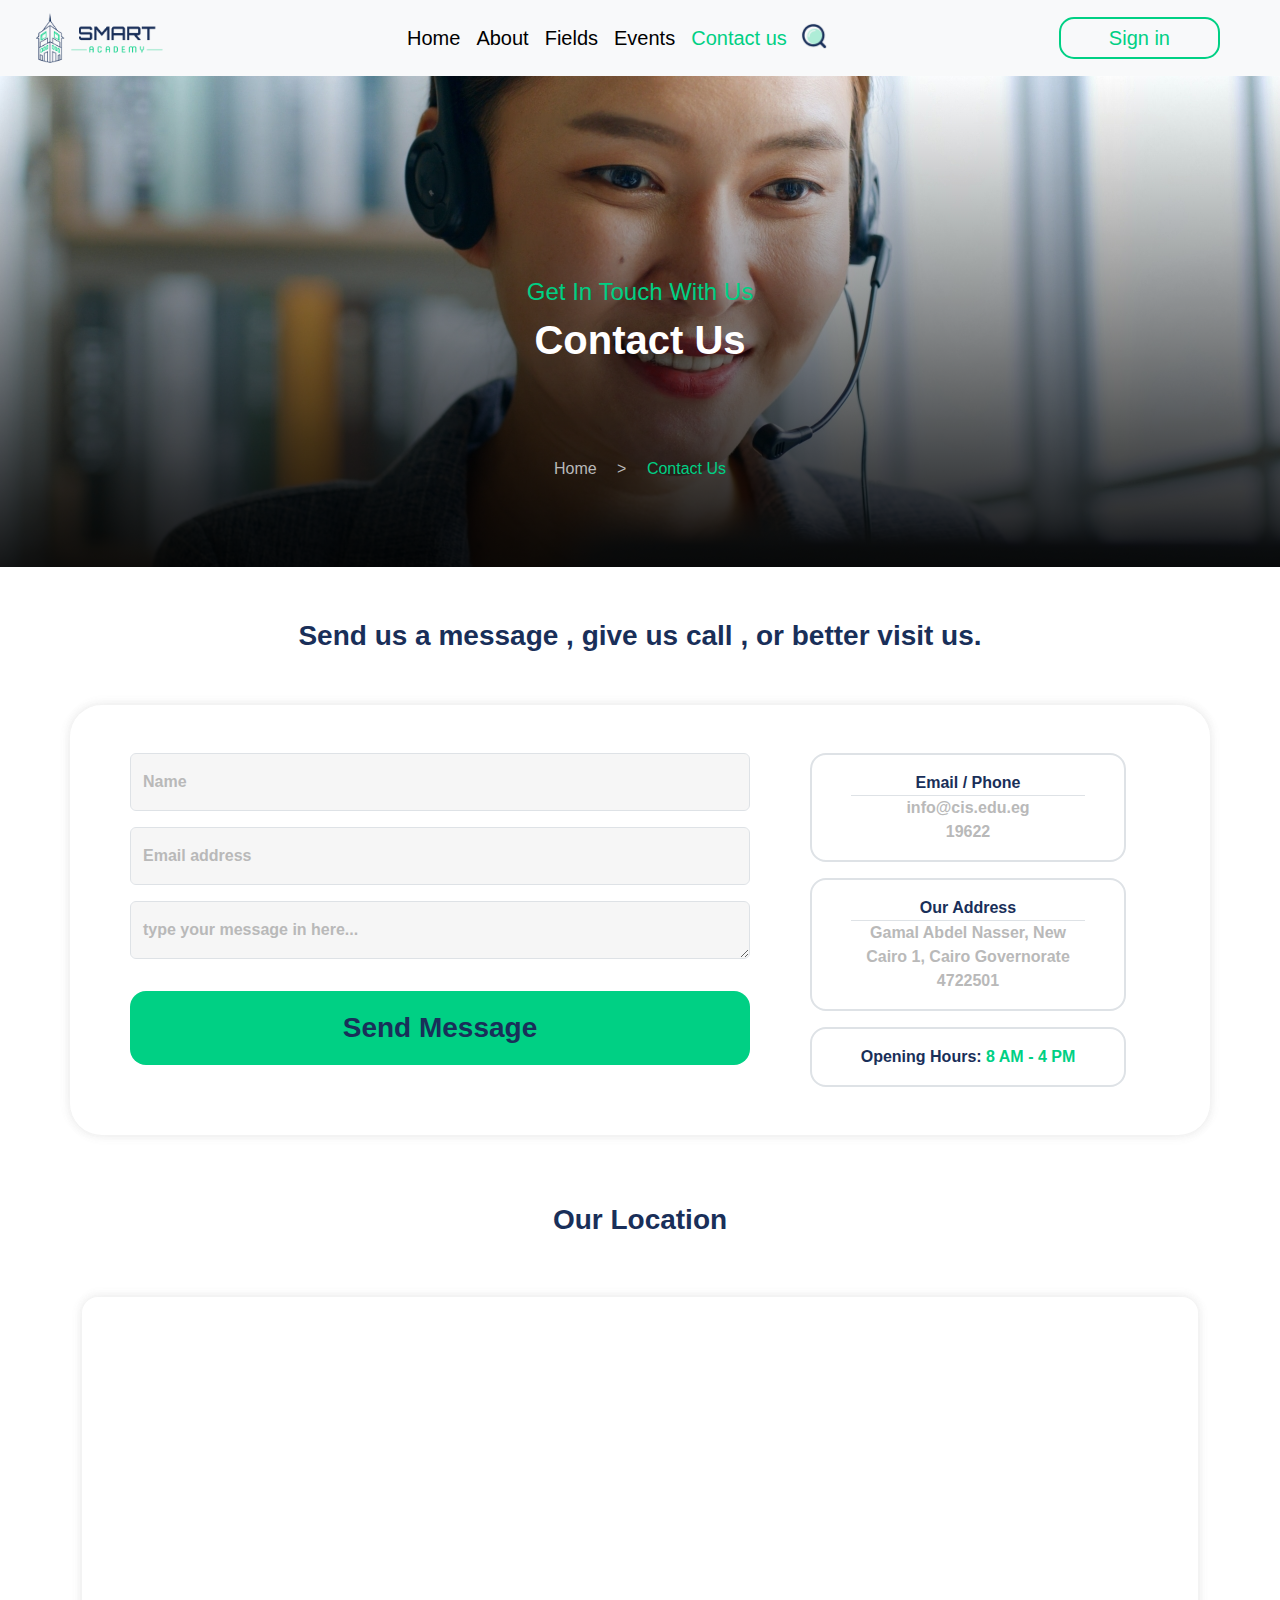
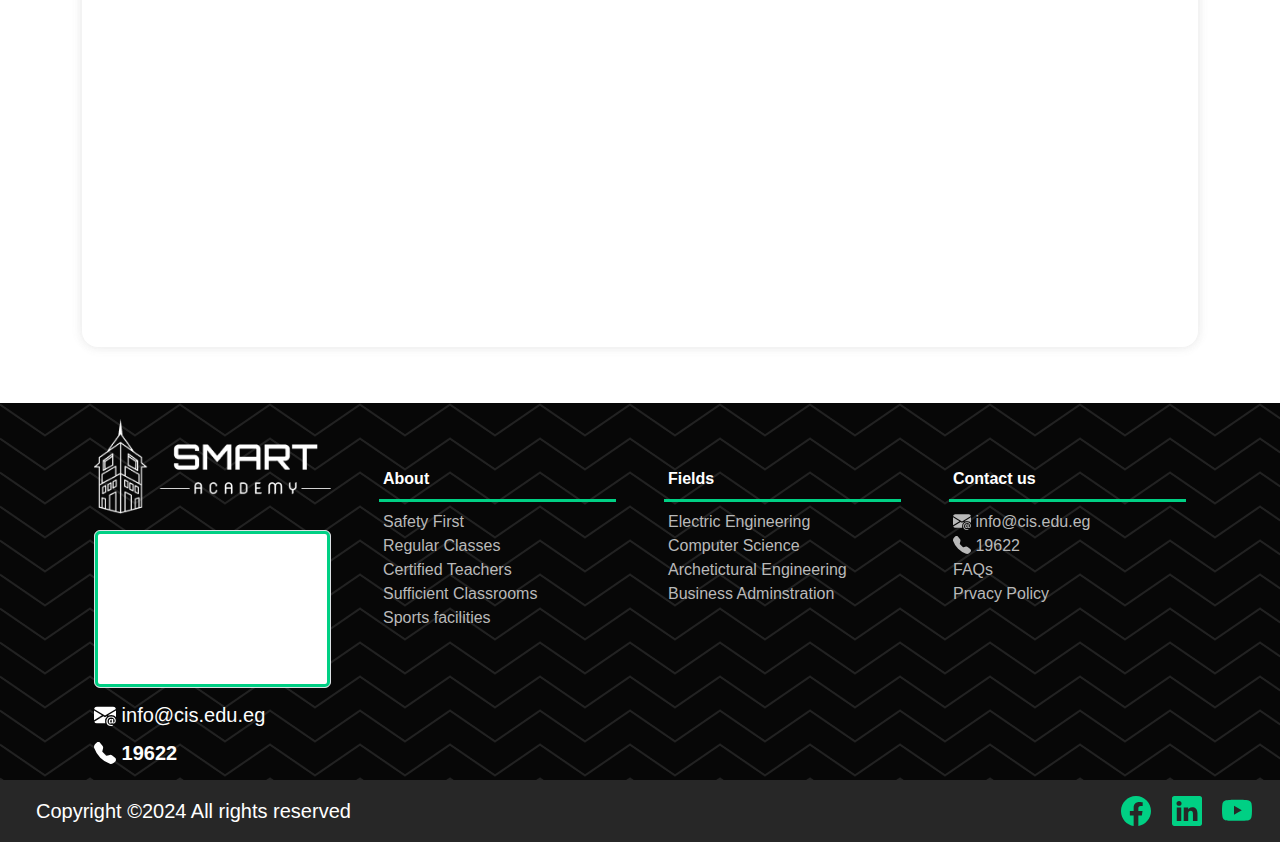
<file: contactus.html>
<!DOCTYPE html>
<html lang="en">
  <head>
    <meta charset="UTF-8" />
    <meta name="viewport" content="width=device-width, initial-scale=1.0" />
    <title>Smart Academy</title>
    <link rel="stylesheet" href="CSS/bootstrap.min.css" />
    <link rel="stylesheet" href="CSS/style.css" />
    <script defer src="script/bootstrap.bundle.min.js"></script>
    <script defer src="script/contactus.js"></script>
    <script defer src="script/navbar.js"></script>
  </head>
  <body>
    <!-- navbar -->
    <nav
      class="navbar navbar-expand-lg bg-body-tertiary d-flex flex-column position-relative z-1"
    >
      <div class="container-fluid">
        <a class="navbar-brand ms-4" href="#"
          ><img
            src="Assets/images/logo.png"
            alt="Smart Academy logo"
            class="w-75 h-75"
        /></a>
        <button
          class="navbar-toggler"
          type="button"
          data-bs-toggle="collapse"
          data-bs-target="#navbarSupportedContent"
          aria-controls="navbarSupportedContent"
          aria-expanded="false"
          aria-label="Toggle navigation"
        >
          <span class="navbar-toggler-icon"></span>
        </button>

        <div class="collapse navbar-collapse" id="navbarSupportedContent">
          <ul class="navbar-nav ms-auto me-auto mb-2 mb-lg-0 fs-5">
            <li class="nav-item">
              <a class="nav-link active" aria-current="page" href="index.html"
                >Home</a
              >
            </li>
            <li class="nav-item">
              <a class="nav-link active" aria-current="page" href="about.html"
                >About</a
              >
            </li>
            <li class="nav-item">
              <a class="nav-link active" aria-current="page" href="fields.html"
                >Fields</a
              >
            </li>
            <li class="nav-item">
              <a class="nav-link active" aria-current="page" href="events.html"
                >Events</a
              >
            </li>
            <li class="nav-item">
              <a
                class="nav-link active"
                style="color: #00d084"
                aria-current="page"
                href="contactus.html"
                >Contact us</a
              >
            </li>
            <!-- search button -->
            <li class="nav-item">
              <button
                class="border-0 p-1"
                style="background-color: inherit"
                id="srch-btn"
              >
                <img
                  id="srch-img"
                  style="height: 30px; width: 30px"
                  src="Assets/images/51.png"
                  alt=""
                />
              </button>
            </li>
          </ul>

          <button
            class="button fs-5 mx-5 px-5 py-1"
            onclick="location.href='signin.html'"
            type="submit"
          >
            Sign in
          </button>
        </div>
      </div>
      <div
        id="srch-toggler"
        class="position-absolute d-flex justify-content-center bg-body- collapse d-none"
        style="height: 50px; width: 100%; top: 76px; background-color: inherit"
      >
        <div class="">
          <input
            type="text"
            id="srch-field"
            class="form-control me-5"
            style="width: 420px"
            placeholder="Search"
            aria-label="Sizing example input"
            aria-describedby="inputGroup-sizing-default"
          />
        </div>
      </div>
    </nav>
    <!-- Hero -->
    <div
      class=""
      style="
        height: 491px;
        background: linear-gradient(
            to top,
            rgba(0, 0, 0, 0.9),
            rgba(0, 0, 0, 0)
          ),
          url(Assets/images/32.png) no-repeat center;
        background-size: cover;
      "
    >
      <div
        class="h-100 d-flex position-relative flex-column justify-content-center align-items-center"
      >
        <span class="fs-4 txt-green">Get In Touch With Us</span>
        <span class="fs-1 fw-semibold text-white">Contact Us</span>
        <p class="txt-gray position-absolute" style="bottom: 70px">
          <a href="index.html" class="text-decoration-none txt-gray">Home</a>
          <span class="px-3">></span>
          <span class="txt-green">Contact Us</span>
        </p>
      </div>
    </div>
    <!-- send a message -->
    <div class="container py-5">
      <!-- form -->
      <div class="row">
        <div class="mx-auto text-center fw-bold fs-3 txt-darkblue">
          Send us a message , give us call , or better visit us.
        </div>
      </div>
      <div
        class="row p-5 mt-5 rounded-5"
        style="
          background-color: rgba(255, 255, 255, 0.479);
          box-shadow: 0px 5px 7px 0px #6666660c, 5px 0px 7px 0px #6666660c,
            -5px 0px 7px 0px #6666660c, 0px -5px 7px 0px #6666660c;
        "
      >
        <div class="row position-relative">
          <!-- socials buttons -->
          <button
            class="bg-green border-0 position-absolute"
            id="main-button"
            style="
              height: 80px;
              width: 90px;
              left: -308px;
              top: -40px;
              border-top-right-radius: 36px;
              border-bottom-right-radius: 36px;
            "
          >
            <img
              class="h-50 my-3 mx-2"
              style="height: 43px; width: 43px"
              src="Assets/images/47.png"
              alt=""
            />
          </button>
          <a
            href="https://www.facebook.com/CIS.EDU1"
            target="_blank"
            class="bg-green border-0 position-absolute hidden-buttons"
            style="
              height: 80px;
              width: 90px;
              left: -308px;
              top: 60px;
              border-top-right-radius: 36px;
              border-bottom-right-radius: 36px;
              display: none;
            "
          >
            <img
              class="h-50 my-3 mx-2"
              style="height: 43px; width: 43px"
              src="Assets/images/48.png"
              alt=""
          /></a>
          <a
            href="https://www.youtube.com/channel/UCoRUJ2St0Bx7WjKdbTqOvkQ"
            target="_blank"
            class="bg-green border-0 position-absolute hidden-buttons"
            style="
              height: 80px;
              width: 90px;
              left: -308px;
              top: 160px;
              border-top-right-radius: 36px;
              border-bottom-right-radius: 36px;
              display: none;
            "
          >
            <img
              class="h-50 my-3 mx-2"
              style="height: 43px; width: 43px"
              src="Assets/images/49.png"
              alt=""
          /></a>
          <a
            href="https://www.linkedin.com/school/new-cairo-academy-nca/"
            target="_blank"
            class="bg-green border-0 position-absolute hidden-buttons"
            style="
              height: 80px;
              width: 90px;
              left: -308px;
              top: 260px;
              border-top-right-radius: 36px;
              border-bottom-right-radius: 36px;
              display: none;
            "
          >
            <img
              class="h-50 my-3 mx-2"
              style="height: 43px; width: 43px"
              src="Assets/images/50.png"
              alt=""
          /></a>
          <!-- form -->
          <div class="col-lg-8 col-sm-12 mb-sm-2 mb-lg-0 pe-lg-5">
            <form class="position-relative z-0">
              <div class="form-floating mb-3">
                <input
                  type="name"
                  class="form-control"
                  style="background-color: #f6f6f6"
                  id="floatingName"
                  placeholder="Namee"
                />
                <label class="fw-bold txt-gray" for="floatingName">Name</label>
              </div>
              <div class="form-floating mb-3">
                <input
                  type="email"
                  class="form-control"
                  style="background-color: #f6f6f6"
                  id="floatingInput"
                  placeholder="name@example.com"
                />
                <label class="fw-bold txt-gray" for="floatingInput"
                  >Email address</label
                >
              </div>

              <div class="mb-3 form-floating">
                <textarea
                  class="form-control"
                  style="background-color: #f6f6f6"
                  placeholder="Leave a comment here"
                  id="floatingTextarea2"
                  style="height: 100px"
                ></textarea>
                <label class="fw-bold txt-gray" for="floatingTextarea2"
                  >type your message in here...</label
                >
              </div>
              <button
                type="submit"
                class="button3 border-0 fw-bold fs-3 w-100 py-3 mt-lg-3 rounded-4"
              >
                Send Message
              </button>
            </form>
          </div>
          <!-- contact info -->
          <div class="col-lg-4 col-sm-12">
            <div class="py-3 mb-3 border border-2 rounded-4 text-center">
              <span class="txt-darkblue fw-bold">Email / Phone</span>
              <p class="m-0 w-75 mx-auto txt-gray fw-bold border-top">
                info@cis.edu.eg <br />
                19622
              </p>
            </div>
            <div class="py-3 mb-3 border border-2 rounded-4 text-center">
              <span class="txt-darkblue fw-bold">Our Address</span>
              <p class="m-0 w-75 mx-auto txt-gray fw-bold border-top">
                Gamal Abdel Nasser, New Cairo 1, Cairo Governorate 4722501
              </p>
            </div>
            <div class="py-3 border border-2 rounded-4 text-center">
              <div class="fw-bold">
                <span class="txt-darkblue">Opening Hours:</span>
                <span class="txt-green">8 AM - 4 PM</span>
              </div>
            </div>
          </div>
        </div>
      </div>
    </div>
    <!-- Our location -->
    <div class="container my-3">
      <div class="row pb-5">
        <div class="mx-auto text-center fw-bold fs-3 txt-darkblue">
          Our Location
        </div>
      </div>
      <div class="row mb-5">
        <div class="col-12">
          <!-- google maps location -->
          <div class="card p-0 my-2 border-0 rounded-4">
            <iframe
              class="rounded-4"
              src="https://www.google.com/maps/embed?pb=!1m18!1m12!1m3!1d3455.468998018955!2d31.432870312056416!3d29.99468687484426!2m3!1f0!2f0!3f0!3m2!1i1024!2i768!4f13.1!3m3!1m2!1s0x145840c63ce95b0d%3A0x7db37f52d34a4d19!2sThe%20Higher%20Institute%20For%20Applied%20Arts%20-%205th%20Compound!5e0!3m2!1sen!2seg!4v1713969931046!5m2!1sen!2seg"
              style="
                height: 650px;
                background-color: rgba(255, 255, 255, 0.479);
                box-shadow: 0px 5px 7px 0px #6666660c, 5px 0px 7px 0px #6666660c,
                  -5px 0px 7px 0px #6666660c, 0px -5px 7px 0px #6666660c;
              "
              allowfullscreen=""
              loading="lazy"
              referrerpolicy="no-referrer-when-downgrade"
            ></iframe>
          </div>
        </div>
      </div>
    </div>
    <!-- footer -->
    <footer
      class="w-100"
      style="
        background-image: url(Assets/images/Vector.png);
        background-color: #181818;
        box-shadow: inset 0 0 0 1000px rgba(0, 0, 0, 0.7);
      "
    >
      <div class="container py-2">
        <div class="row">
          <div class="col-lg-3">
            <div class="container">
              <a class="navbar-brand" href="#"
                ><img
                  src="Assets/images/logo3.png"
                  alt="Smart Academy logo"
                  class="w-100 h-100 py-2"
              /></a>
              <!-- google maps location -->
              <div class="card my-2 border">
                <iframe
                  class=""
                  src="https://www.google.com/maps/embed?pb=!1m18!1m12!1m3!1d3455.468998018955!2d31.432870312056416!3d29.99468687484426!2m3!1f0!2f0!3f0!3m2!1i1024!2i768!4f13.1!3m3!1m2!1s0x145840c63ce95b0d%3A0x7db37f52d34a4d19!2sThe%20Higher%20Institute%20For%20Applied%20Arts%20-%205th%20Compound!5e0!3m2!1sen!2seg!4v1713969931046!5m2!1sen!2seg"
                  style="border: 3px solid #00d084; border-radius: 5px"
                  allowfullscreen=""
                  loading="lazy"
                  referrerpolicy="no-referrer-when-downgrade"
                ></iframe>
              </div>
              <div class="fs-5 color text-white py-1">
                <svg
                  xmlns="http://www.w3.org/2000/svg"
                  width="22"
                  height="22"
                  fill="currentColor"
                  class="bi bi-envelope-at-fill mb-1"
                  viewBox="0 0 16 16"
                >
                  <path
                    d="M2 2A2 2 0 0 0 .05 3.555L8 8.414l7.95-4.859A2 2 0 0 0 14 2zm-2 9.8V4.698l5.803 3.546zm6.761-2.97-6.57 4.026A2 2 0 0 0 2 14h6.256A4.5 4.5 0 0 1 8 12.5a4.49 4.49 0 0 1 1.606-3.446l-.367-.225L8 9.586zM16 9.671V4.697l-5.803 3.546.338.208A4.5 4.5 0 0 1 12.5 8c1.414 0 2.675.652 3.5 1.671"
                  />
                  <path
                    d="M15.834 12.244c0 1.168-.577 2.025-1.587 2.025-.503 0-1.002-.228-1.12-.648h-.043c-.118.416-.543.643-1.015.643-.77 0-1.259-.542-1.259-1.434v-.529c0-.844.481-1.4 1.26-1.4.585 0 .87.333.953.63h.03v-.568h.905v2.19c0 .272.18.42.411.42.315 0 .639-.415.639-1.39v-.118c0-1.277-.95-2.326-2.484-2.326h-.04c-1.582 0-2.64 1.067-2.64 2.724v.157c0 1.867 1.237 2.654 2.57 2.654h.045c.507 0 .935-.07 1.18-.18v.731c-.219.1-.643.175-1.237.175h-.044C10.438 16 9 14.82 9 12.646v-.214C9 10.36 10.421 9 12.485 9h.035c2.12 0 3.314 1.43 3.314 3.034zm-4.04.21v.227c0 .586.227.8.581.8.31 0 .564-.17.564-.743v-.367c0-.516-.275-.708-.572-.708-.346 0-.573.245-.573.791"
                  />
                </svg>
                <a
                  class="text-decoration-none"
                  style="color: #fdfdfd"
                  href="mailto:info@cis.edu.eg"
                  target="_blank"
                  >info@cis.edu.eg</a
                >
              </div>
              <div class="fs-5 color fw-bold py-1" style="color: #fdfdfd">
                <svg
                  xmlns="http://www.w3.org/2000/svg"
                  width="22"
                  height="22"
                  fill="currentColor"
                  class="bi bi-telephone-fill mb-1"
                  viewBox="0 0 16 16"
                >
                  <path
                    fill-rule="evenodd"
                    d="M1.885.511a1.745 1.745 0 0 1 2.61.163L6.29 2.98c.329.423.445.974.315 1.494l-.547 2.19a.68.68 0 0 0 .178.643l2.457 2.457a.68.68 0 0 0 .644.178l2.189-.547a1.75 1.75 0 0 1 1.494.315l2.306 1.794c.829.645.905 1.87.163 2.611l-1.034 1.034c-.74.74-1.846 1.065-2.877.702a18.6 18.6 0 0 1-7.01-4.42 18.6 18.6 0 0 1-4.42-7.009c-.362-1.03-.037-2.137.703-2.877z"
                  ></path>
                </svg>
                19622
              </div>
            </div>
          </div>
          <div class="col-lg-3 py-5">
            <div class="container">
              <div class="fs-6 fw-bold py-2 px-1 text-white">About</div>
              <div style="border-top: 3px solid #00d084"></div>
              <ol
                class="txt-gray fw-normal px-1 py-2"
                style="list-style-type: none"
              >
                <li>Safety First</li>
                <li>Regular Classes</li>
                <li>Certified Teachers</li>
                <li>Sufficient Classrooms</li>
                <li>Sports facilities</li>
              </ol>
            </div>
          </div>
          <div class="col-lg-3 py-5">
            <div class="container">
              <div class="fs-6 fw-bold py-2 px-1 text-white">Fields</div>
              <div style="border-top: 3px solid #00d084"></div>
              <ol
                class="txt-gray fw-normal px-1 py-2"
                style="list-style-type: none"
              >
                <li>Electric Engineering</li>
                <li>Computer Science</li>
                <li>Archetictural Engineering</li>
                <li>Business Adminstration</li>
              </ol>
            </div>
          </div>
          <div class="col-lg-3 py-5">
            <div class="container">
              <div class="fs-6 fw-bold py-2 px-1 text-white">Contact us</div>
              <div style="border-top: 3px solid #00d084"></div>
              <ol
                class="txt-gray fw-normal px-1 py-2"
                style="list-style-type: none"
              >
                <li>
                  <svg
                    xmlns="http://www.w3.org/2000/svg"
                    width="18"
                    height="18"
                    fill="currentColor"
                    class="bi bi-envelope-at-fill mb-1"
                    viewBox="0 0 16 16"
                  >
                    <path
                      d="M2 2A2 2 0 0 0 .05 3.555L8 8.414l7.95-4.859A2 2 0 0 0 14 2zm-2 9.8V4.698l5.803 3.546zm6.761-2.97-6.57 4.026A2 2 0 0 0 2 14h6.256A4.5 4.5 0 0 1 8 12.5a4.49 4.49 0 0 1 1.606-3.446l-.367-.225L8 9.586zM16 9.671V4.697l-5.803 3.546.338.208A4.5 4.5 0 0 1 12.5 8c1.414 0 2.675.652 3.5 1.671"
                    />
                    <path
                      d="M15.834 12.244c0 1.168-.577 2.025-1.587 2.025-.503 0-1.002-.228-1.12-.648h-.043c-.118.416-.543.643-1.015.643-.77 0-1.259-.542-1.259-1.434v-.529c0-.844.481-1.4 1.26-1.4.585 0 .87.333.953.63h.03v-.568h.905v2.19c0 .272.18.42.411.42.315 0 .639-.415.639-1.39v-.118c0-1.277-.95-2.326-2.484-2.326h-.04c-1.582 0-2.64 1.067-2.64 2.724v.157c0 1.867 1.237 2.654 2.57 2.654h.045c.507 0 .935-.07 1.18-.18v.731c-.219.1-.643.175-1.237.175h-.044C10.438 16 9 14.82 9 12.646v-.214C9 10.36 10.421 9 12.485 9h.035c2.12 0 3.314 1.43 3.314 3.034zm-4.04.21v.227c0 .586.227.8.581.8.31 0 .564-.17.564-.743v-.367c0-.516-.275-.708-.572-.708-.346 0-.573.245-.573.791"
                    />
                  </svg>
                  <a
                    class="text-decoration-none txt-gray"
                    href="mailto:info@cis.edu.eg"
                    target="_blank"
                    >info@cis.edu.eg</a
                  >
                </li>
                <li>
                  <svg
                    xmlns="http://www.w3.org/2000/svg"
                    width="18"
                    height="18"
                    fill="currentColor"
                    class="bi bi-telephone-fill mb-1"
                    viewBox="0 0 16 16"
                  >
                    <path
                      fill-rule="evenodd"
                      d="M1.885.511a1.745 1.745 0 0 1 2.61.163L6.29 2.98c.329.423.445.974.315 1.494l-.547 2.19a.68.68 0 0 0 .178.643l2.457 2.457a.68.68 0 0 0 .644.178l2.189-.547a1.75 1.75 0 0 1 1.494.315l2.306 1.794c.829.645.905 1.87.163 2.611l-1.034 1.034c-.74.74-1.846 1.065-2.877.702a18.6 18.6 0 0 1-7.01-4.42 18.6 18.6 0 0 1-4.42-7.009c-.362-1.03-.037-2.137.703-2.877z"
                    ></path>
                  </svg>
                  19622
                </li>
                <li>FAQs</li>
                <li>Prvacy Policy</li>
              </ol>
            </div>
          </div>
        </div>
      </div>
      <div
        class="row w-100 text-white m-0 py-3 px-2"
        style="background-color: #272727"
      >
        <div class="container d-flex flex-row justify-content-between">
          <p class="m-0 mx-3 fs-5">Copyright &#169;2024 All rights reserved</p>
          <div class="">
            <a
              class="text-decoration-none txt-green"
              style="text-decoration: none"
              target="_blank"
              href="https://www.facebook.com/CIS.EDU1"
              ><svg
                xmlns="http://www.w3.org/2000/svg"
                width="30"
                height="30"
                fill="currentColor"
                class="bi bi-facebook mx-2"
                viewBox="0 0 16 16"
              >
                <path
                  d="M16 8.049c0-4.446-3.582-8.05-8-8.05C3.58 0-.002 3.603-.002 8.05c0 4.017 2.926 7.347 6.75 7.951v-5.625h-2.03V8.05H6.75V6.275c0-2.017 1.195-3.131 3.022-3.131.876 0 1.791.157 1.791.157v1.98h-1.009c-.993 0-1.303.621-1.303 1.258v1.51h2.218l-.354 2.326H9.25V16c3.824-.604 6.75-3.934 6.75-7.951"
                /></svg
            ></a>
            <a
              class="text-decoration-none txt-green"
              target="_blank"
              href="https://www.linkedin.com/school/new-cairo-academy-nca/"
              ><svg
                xmlns="http://www.w3.org/2000/svg"
                width="30"
                height="30"
                fill="currentColor"
                class="bi bi-linkedin mx-2"
                viewBox="0 0 16 16"
              >
                <path
                  d="M0 1.146C0 .513.526 0 1.175 0h13.65C15.474 0 16 .513 16 1.146v13.708c0 .633-.526 1.146-1.175 1.146H1.175C.526 16 0 15.487 0 14.854zm4.943 12.248V6.169H2.542v7.225zm-1.2-8.212c.837 0 1.358-.554 1.358-1.248-.015-.709-.52-1.248-1.342-1.248S2.4 3.226 2.4 3.934c0 .694.521 1.248 1.327 1.248zm4.908 8.212V9.359c0-.216.016-.432.08-.586.173-.431.568-.878 1.232-.878.869 0 1.216.662 1.216 1.634v3.865h2.401V9.25c0-2.22-1.184-3.252-2.764-3.252-1.274 0-1.845.7-2.165 1.193v.025h-.016l.016-.025V6.169h-2.4c.03.678 0 7.225 0 7.225z"
                /></svg
            ></a>
            <a
              href="https://www.youtube.com/channel/UCoRUJ2St0Bx7WjKdbTqOvkQ"
              class="text-decoration-none txt-green"
              target="_blank"
              ><svg
                xmlns="http://www.w3.org/2000/svg"
                width="30"
                height="30"
                fill="currentColor"
                class="bi bi-youtube mx-2"
                viewBox="0 0 16 16"
              >
                <path
                  d="M8.051 1.999h.089c.822.003 4.987.033 6.11.335a2.01 2.01 0 0 1 1.415 1.42c.101.38.172.883.22 1.402l.01.104.022.26.008.104c.065.914.073 1.77.074 1.957v.075c-.001.194-.01 1.108-.082 2.06l-.008.105-.009.104c-.05.572-.124 1.14-.235 1.558a2.01 2.01 0 0 1-1.415 1.42c-1.16.312-5.569.334-6.18.335h-.142c-.309 0-1.587-.006-2.927-.052l-.17-.006-.087-.004-.171-.007-.171-.007c-1.11-.049-2.167-.128-2.654-.26a2.01 2.01 0 0 1-1.415-1.419c-.111-.417-.185-.986-.235-1.558L.09 9.82l-.008-.104A31 31 0 0 1 0 7.68v-.123c.002-.215.01-.958.064-1.778l.007-.103.003-.052.008-.104.022-.26.01-.104c.048-.519.119-1.023.22-1.402a2.01 2.01 0 0 1 1.415-1.42c.487-.13 1.544-.21 2.654-.26l.17-.007.172-.006.086-.003.171-.007A100 100 0 0 1 7.858 2zM6.4 5.209v4.818l4.157-2.408z"
                /></svg
            ></a>
          </div>
        </div>
      </div>
    </footer>
  </body>
</html>
</file>
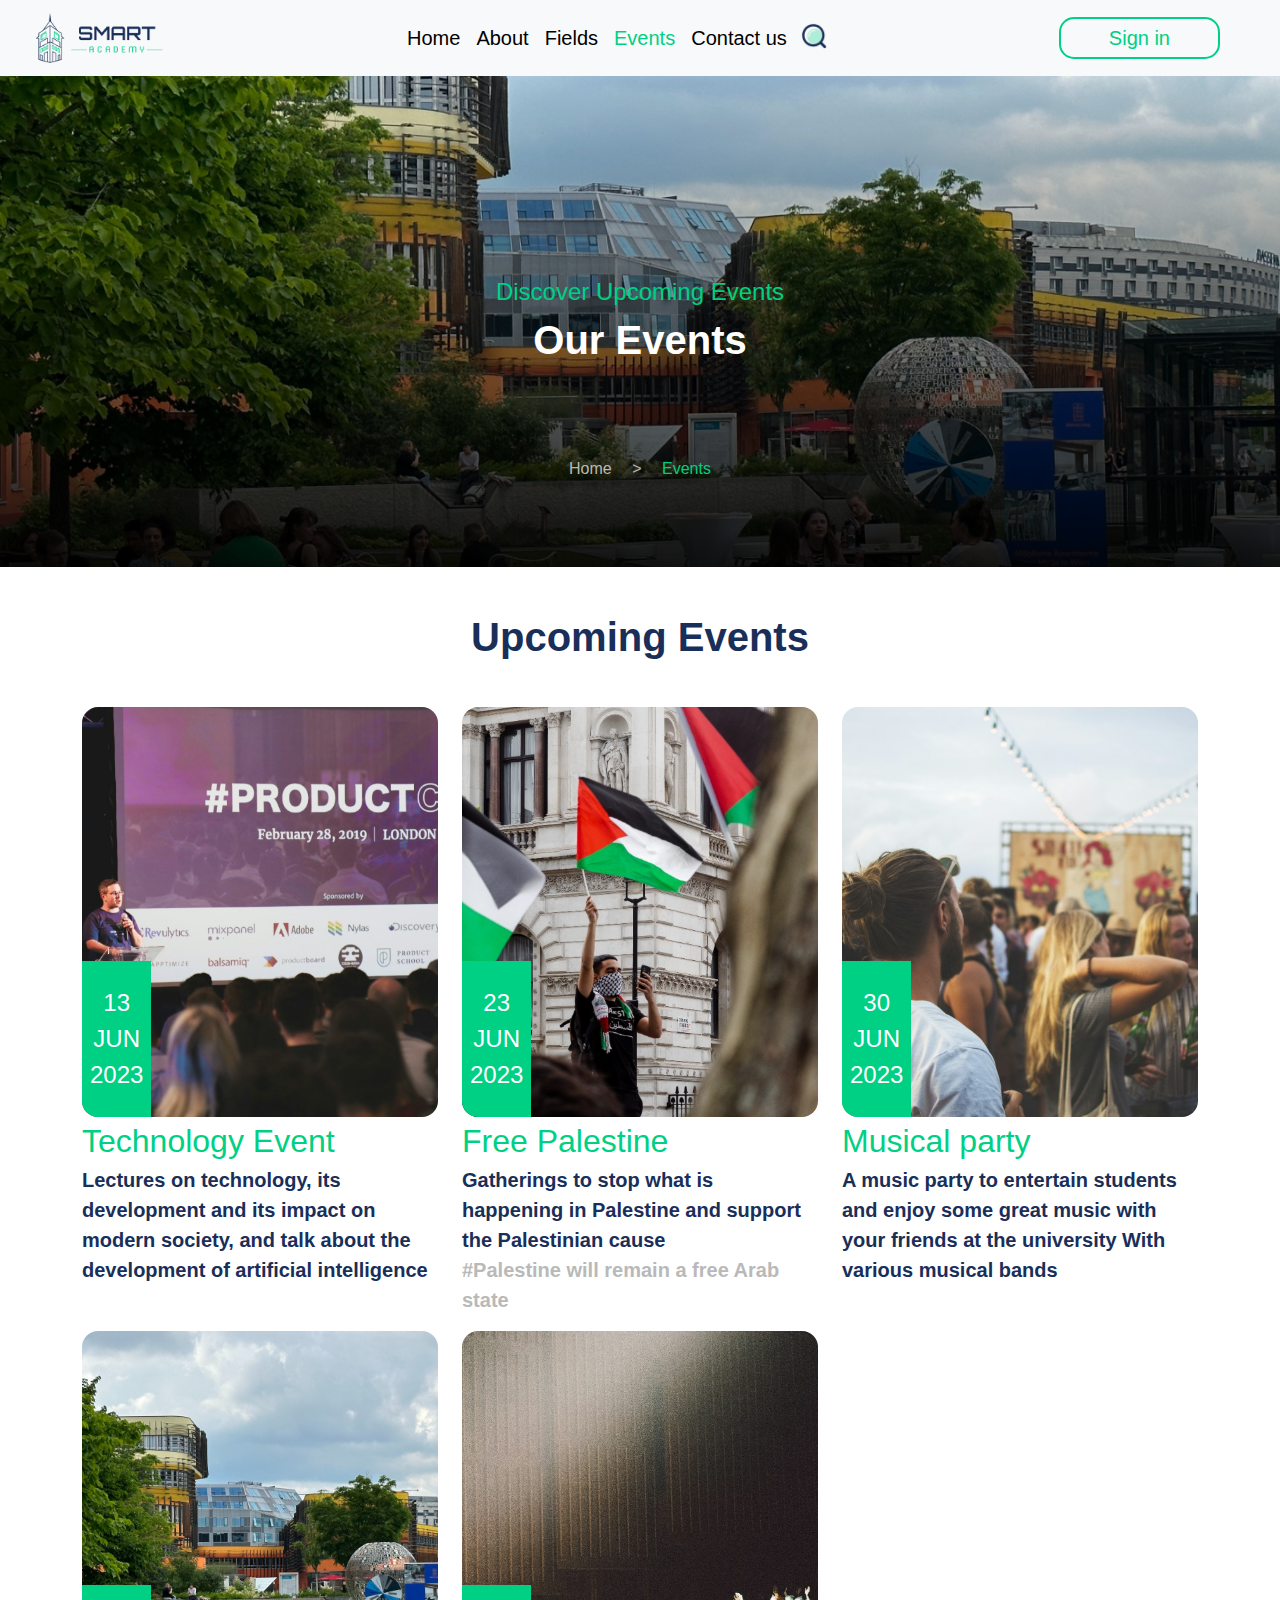
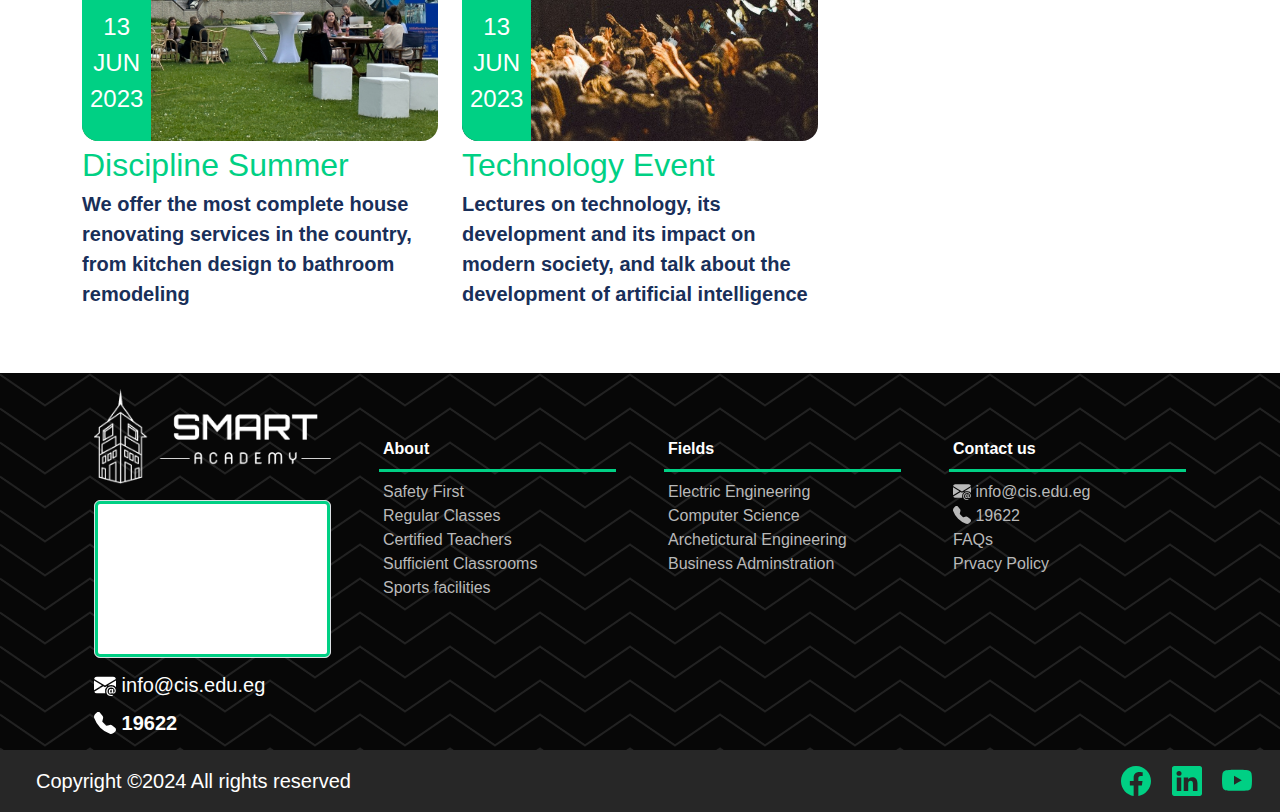
<file: events.html>
<!DOCTYPE html>
<html lang="en">
  <head>
    <meta charset="UTF-8" />
    <meta name="viewport" content="width=device-width, initial-scale=1.0" />
    <title>Smart Academy</title>
    <link rel="stylesheet" href="CSS/bootstrap.min.css" />
    <link rel="stylesheet" href="CSS/style.css" />
    <script defer src="script/bootstrap.bundle.min.js"></script>
    <script defer src="script/index.js"></script>
    <script defer src="script/navbar.js"></script>
  </head>
  <body>
    <!-- navbar -->
    <nav
      class="navbar navbar-expand-lg bg-body-tertiary d-flex flex-column position-relative z-1"
    >
      <div class="container-fluid">
        <a class="navbar-brand ms-4" href="#"
          ><img
            src="Assets/images/logo.png"
            alt="Smart Academy logo"
            class="w-75 h-75"
        /></a>
        <button
          class="navbar-toggler"
          type="button"
          data-bs-toggle="collapse"
          data-bs-target="#navbarSupportedContent"
          aria-controls="navbarSupportedContent"
          aria-expanded="false"
          aria-label="Toggle navigation"
        >
          <span class="navbar-toggler-icon"></span>
        </button>

        <div class="collapse navbar-collapse" id="navbarSupportedContent">
          <ul class="navbar-nav ms-auto me-auto mb-2 mb-lg-0 fs-5">
            <li class="nav-item">
              <a class="nav-link active" aria-current="page" href="index.html"
                >Home</a
              >
            </li>
            <li class="nav-item">
              <a class="nav-link active" aria-current="page" href="about.html"
                >About</a
              >
            </li>
            <li class="nav-item">
              <a class="nav-link active" aria-current="page" href="fields.html"
                >Fields</a
              >
            </li>
            <li class="nav-item">
              <a
                class="nav-link active"
                style="color: #00d084"
                aria-current="page"
                href="events.html"
                >Events</a
              >
            </li>
            <li class="nav-item">
              <a
                class="nav-link active"
                aria-current="page"
                href="contactus.html"
                >Contact us</a
              >
            </li>
            <!-- search button -->
            <li class="nav-item">
              <button
                class="border-0 p-1"
                style="background-color: inherit"
                id="srch-btn"
              >
                <img
                  id="srch-img"
                  style="height: 30px; width: 30px"
                  src="Assets/images/51.png"
                  alt=""
                />
              </button>
            </li>
          </ul>

          <button
            class="button fs-5 mx-5 px-5 py-1"
            onclick="location.href='signin.html'"
            type="submit"
          >
            Sign in
          </button>
        </div>
      </div>
      <div
        id="srch-toggler"
        class="position-absolute d-flex justify-content-center bg-body- collapse d-none"
        style="height: 50px; width: 100%; top: 76px; background-color: inherit"
      >
        <div class="">
          <input
            type="text"
            id="srch-field"
            class="form-control me-5"
            style="width: 420px"
            placeholder="Search"
            aria-label="Sizing example input"
            aria-describedby="inputGroup-sizing-default"
          />
        </div>
      </div>
    </nav>
    <!-- Hero -->
    <div
      class=""
      style="
        height: 491px;
        background: linear-gradient(
            to top,
            rgba(0, 0, 0, 0.9),
            rgba(0, 0, 0, 0)
          ),
          url(Assets/images/30.png) no-repeat center;
        background-size: cover;
      "
    >
      <div
        class="h-100 d-flex position-relative flex-column justify-content-center align-items-center"
      >
        <span class="fs-4 txt-green">Discover Upcoming Events</span>
        <span class="fs-1 fw-semibold text-white">Our Events</span>
        <p class="txt-gray position-absolute" style="bottom: 70px">
          <a href="index.html" class="text-decoration-none txt-gray">Home</a>
          <span class="px-3">></span>
          <span class="txt-green">Events</span>
        </p>
      </div>
    </div>
    <!-- Upcoming events -->
    <div class="container pb-5 pt-3">
      <div class="row fs-1 fw-bold txt-darkblue my-4 pb-3 mx-auto">
        <div class="fs-1 fw-bold txt-darkblue text-center">Upcoming Events</div>
      </div>
      <!-- Event cards -->
      <div class="row">
        <div class="col-lg-4 col-md-6 col-sm-12">
          <!-- image -->
          <div
            class="rounded-4 position-relative w-100"
            style="
              width: 410px;
              height: 410px;
              background-image: url(Assets/images/24.jpg);
              background-position: center;
              background-size: cover;
            "
          >
            <div
              class="text-white text-center fs-4 px-2 py-4 position-absolute bottom-0"
              style="
                background-color: #00d084;
                width: fit-content;
                height: fit-content;
                border-bottom-left-radius: inherit;
              "
            >
              13 <br />
              JUN <br />
              2023
            </div>
          </div>
          <!-- info -->
          <div class="">
            <span class="fs-2 txt-green"> Technology Event</span>
            <p class="fs-5 fw-bold txt-darkblue w-100">
              Lectures on technology, its development and its impact on modern
              society, and talk about the development of artificial intelligence
            </p>
          </div>
        </div>
        <div class="col-lg-4 col-md-6 col-sm-12">
          <!-- image -->
          <div
            class="rounded-4 position-relative w-100"
            style="
              width: 410px;
              height: 410px;
              background-image: url(Assets/images/25.jpg);
              background-position: center;
              background-size: cover;
            "
          >
            <div
              class="text-white text-center fs-4 px-2 py-4 position-absolute bottom-0"
              style="
                background-color: #00d084;
                width: fit-content;
                height: fit-content;
                border-bottom-left-radius: inherit;
              "
            >
              23 <br />
              JUN <br />
              2023
            </div>
          </div>
          <!-- info -->
          <div class="">
            <span class="fs-2 txt-green"> Free Palestine</span>
            <p class="fs-5 fw-bold txt-darkblue w-100">
              Gatherings to stop what is happening in Palestine and support the
              Palestinian cause
              <br />
              <span class="txt-gray">
                #Palestine will remain a free Arab state</span
              >
            </p>
          </div>
        </div>
        <div class="col-lg-4 col-md-6 col-sm-12">
          <!-- image -->
          <div
            class="rounded-4 position-relative w-100"
            style="
              width: 410px;
              height: 410px;
              background-image: url(Assets/images/26.jpg);
              background-position: center;
              background-size: cover;
            "
          >
            <div
              class="text-white text-center fs-4 px-2 py-4 position-absolute bottom-0"
              style="
                background-color: #00d084;
                width: fit-content;
                height: fit-content;
                border-bottom-left-radius: inherit;
              "
            >
              30 <br />
              JUN <br />
              2023
            </div>
          </div>
          <!-- info -->
          <div class="">
            <span class="fs-2 txt-green"> Musical party</span>
            <p class="fs-5 fw-bold txt-darkblue w-100">
              A music party to entertain students and enjoy some great music
              with your friends at the university With various musical bands
            </p>
          </div>
        </div>
        <div class="col-lg-4 col-md-6 col-sm-12">
          <!-- image -->
          <div
            class="rounded-4 position-relative w-100"
            style="
              width: 410px;
              height: 410px;
              background-image: url(Assets/images/23.jpg);
              background-position: center;
              background-size: cover;
            "
          >
            <div
              class="text-white text-center fs-4 px-2 py-4 position-absolute bottom-0"
              style="
                background-color: #00d084;
                width: fit-content;
                height: fit-content;
                border-bottom-left-radius: inherit;
              "
            >
              13 <br />
              JUN <br />
              2023
            </div>
          </div>
          <!-- info -->
          <div class="">
            <span class="fs-2 txt-green"> Discipline Summer</span>
            <p class="fs-5 fw-bold txt-darkblue w-100">
              We offer the most complete house renovating services in the
              country, from kitchen design to bathroom remodeling
            </p>
          </div>
        </div>
        <div class="col-lg-4 col-md-6 col-sm-12">
          <!-- image -->
          <div
            class="rounded-4 position-relative w-100"
            style="
              width: 410px;
              height: 410px;
              background-image: url(Assets/images/31.jpg);
              background-position: center;
              background-size: cover;
            "
          >
            <div
              class="text-white text-center fs-4 px-2 py-4 position-absolute bottom-0"
              style="
                background-color: #00d084;
                width: fit-content;
                height: fit-content;
                border-bottom-left-radius: inherit;
              "
            >
              13 <br />
              JUN <br />
              2023
            </div>
          </div>
          <!-- info -->
          <div class="">
            <span class="fs-2 txt-green"> Technology Event</span>
            <p class="fs-5 fw-bold txt-darkblue w-100">
              Lectures on technology, its development and its impact on modern
              society, and talk about the development of artificial intelligence
            </p>
          </div>
        </div>
      </div>
    </div>
    <!-- footer -->
    <footer
      class="w-100"
      style="
        background-image: url(Assets/images/Vector.png);
        background-color: #181818;
        box-shadow: inset 0 0 0 1000px rgba(0, 0, 0, 0.7);
      "
    >
      <div class="container py-2">
        <div class="row">
          <div class="col-lg-3">
            <div class="container">
              <a class="navbar-brand" href="#"
                ><img
                  src="Assets/images/logo3.png"
                  alt="Smart Academy logo"
                  class="w-100 h-100 py-2"
              /></a>
              <!-- google maps location -->
              <div class="card my-2 border">
                <iframe
                  class=""
                  src="https://www.google.com/maps/embed?pb=!1m18!1m12!1m3!1d3455.468998018955!2d31.432870312056416!3d29.99468687484426!2m3!1f0!2f0!3f0!3m2!1i1024!2i768!4f13.1!3m3!1m2!1s0x145840c63ce95b0d%3A0x7db37f52d34a4d19!2sThe%20Higher%20Institute%20For%20Applied%20Arts%20-%205th%20Compound!5e0!3m2!1sen!2seg!4v1713969931046!5m2!1sen!2seg"
                  style="border: 3px solid #00d084; border-radius: 5px"
                  allowfullscreen=""
                  loading="lazy"
                  referrerpolicy="no-referrer-when-downgrade"
                ></iframe>
              </div>
              <div class="fs-5 color text-white py-1">
                <svg
                  xmlns="http://www.w3.org/2000/svg"
                  width="22"
                  height="22"
                  fill="currentColor"
                  class="bi bi-envelope-at-fill mb-1"
                  viewBox="0 0 16 16"
                >
                  <path
                    d="M2 2A2 2 0 0 0 .05 3.555L8 8.414l7.95-4.859A2 2 0 0 0 14 2zm-2 9.8V4.698l5.803 3.546zm6.761-2.97-6.57 4.026A2 2 0 0 0 2 14h6.256A4.5 4.5 0 0 1 8 12.5a4.49 4.49 0 0 1 1.606-3.446l-.367-.225L8 9.586zM16 9.671V4.697l-5.803 3.546.338.208A4.5 4.5 0 0 1 12.5 8c1.414 0 2.675.652 3.5 1.671"
                  />
                  <path
                    d="M15.834 12.244c0 1.168-.577 2.025-1.587 2.025-.503 0-1.002-.228-1.12-.648h-.043c-.118.416-.543.643-1.015.643-.77 0-1.259-.542-1.259-1.434v-.529c0-.844.481-1.4 1.26-1.4.585 0 .87.333.953.63h.03v-.568h.905v2.19c0 .272.18.42.411.42.315 0 .639-.415.639-1.39v-.118c0-1.277-.95-2.326-2.484-2.326h-.04c-1.582 0-2.64 1.067-2.64 2.724v.157c0 1.867 1.237 2.654 2.57 2.654h.045c.507 0 .935-.07 1.18-.18v.731c-.219.1-.643.175-1.237.175h-.044C10.438 16 9 14.82 9 12.646v-.214C9 10.36 10.421 9 12.485 9h.035c2.12 0 3.314 1.43 3.314 3.034zm-4.04.21v.227c0 .586.227.8.581.8.31 0 .564-.17.564-.743v-.367c0-.516-.275-.708-.572-.708-.346 0-.573.245-.573.791"
                  />
                </svg>
                <a
                  class="text-decoration-none"
                  style="color: #fdfdfd"
                  href="mailto:info@cis.edu.eg"
                  target="_blank"
                  >info@cis.edu.eg</a
                >
              </div>
              <div class="fs-5 color fw-bold py-1" style="color: #fdfdfd">
                <svg
                  xmlns="http://www.w3.org/2000/svg"
                  width="22"
                  height="22"
                  fill="currentColor"
                  class="bi bi-telephone-fill mb-1"
                  viewBox="0 0 16 16"
                >
                  <path
                    fill-rule="evenodd"
                    d="M1.885.511a1.745 1.745 0 0 1 2.61.163L6.29 2.98c.329.423.445.974.315 1.494l-.547 2.19a.68.68 0 0 0 .178.643l2.457 2.457a.68.68 0 0 0 .644.178l2.189-.547a1.75 1.75 0 0 1 1.494.315l2.306 1.794c.829.645.905 1.87.163 2.611l-1.034 1.034c-.74.74-1.846 1.065-2.877.702a18.6 18.6 0 0 1-7.01-4.42 18.6 18.6 0 0 1-4.42-7.009c-.362-1.03-.037-2.137.703-2.877z"
                  ></path>
                </svg>
                19622
              </div>
            </div>
          </div>
          <div class="col-lg-3 py-5">
            <div class="container">
              <div class="fs-6 fw-bold py-2 px-1 text-white">About</div>
              <div style="border-top: 3px solid #00d084"></div>
              <ol
                class="txt-gray fw-normal px-1 py-2"
                style="list-style-type: none"
              >
                <li>Safety First</li>
                <li>Regular Classes</li>
                <li>Certified Teachers</li>
                <li>Sufficient Classrooms</li>
                <li>Sports facilities</li>
              </ol>
            </div>
          </div>
          <div class="col-lg-3 py-5">
            <div class="container">
              <div class="fs-6 fw-bold py-2 px-1 text-white">Fields</div>
              <div style="border-top: 3px solid #00d084"></div>
              <ol
                class="txt-gray fw-normal px-1 py-2"
                style="list-style-type: none"
              >
                <li>Electric Engineering</li>
                <li>Computer Science</li>
                <li>Archetictural Engineering</li>
                <li>Business Adminstration</li>
              </ol>
            </div>
          </div>
          <div class="col-lg-3 py-5">
            <div class="container">
              <div class="fs-6 fw-bold py-2 px-1 text-white">Contact us</div>
              <div style="border-top: 3px solid #00d084"></div>
              <ol
                class="txt-gray fw-normal px-1 py-2"
                style="list-style-type: none"
              >
                <li>
                  <svg
                    xmlns="http://www.w3.org/2000/svg"
                    width="18"
                    height="18"
                    fill="currentColor"
                    class="bi bi-envelope-at-fill mb-1"
                    viewBox="0 0 16 16"
                  >
                    <path
                      d="M2 2A2 2 0 0 0 .05 3.555L8 8.414l7.95-4.859A2 2 0 0 0 14 2zm-2 9.8V4.698l5.803 3.546zm6.761-2.97-6.57 4.026A2 2 0 0 0 2 14h6.256A4.5 4.5 0 0 1 8 12.5a4.49 4.49 0 0 1 1.606-3.446l-.367-.225L8 9.586zM16 9.671V4.697l-5.803 3.546.338.208A4.5 4.5 0 0 1 12.5 8c1.414 0 2.675.652 3.5 1.671"
                    />
                    <path
                      d="M15.834 12.244c0 1.168-.577 2.025-1.587 2.025-.503 0-1.002-.228-1.12-.648h-.043c-.118.416-.543.643-1.015.643-.77 0-1.259-.542-1.259-1.434v-.529c0-.844.481-1.4 1.26-1.4.585 0 .87.333.953.63h.03v-.568h.905v2.19c0 .272.18.42.411.42.315 0 .639-.415.639-1.39v-.118c0-1.277-.95-2.326-2.484-2.326h-.04c-1.582 0-2.64 1.067-2.64 2.724v.157c0 1.867 1.237 2.654 2.57 2.654h.045c.507 0 .935-.07 1.18-.18v.731c-.219.1-.643.175-1.237.175h-.044C10.438 16 9 14.82 9 12.646v-.214C9 10.36 10.421 9 12.485 9h.035c2.12 0 3.314 1.43 3.314 3.034zm-4.04.21v.227c0 .586.227.8.581.8.31 0 .564-.17.564-.743v-.367c0-.516-.275-.708-.572-.708-.346 0-.573.245-.573.791"
                    />
                  </svg>
                  <a
                    class="text-decoration-none txt-gray"
                    href="mailto:info@cis.edu.eg"
                    target="_blank"
                    >info@cis.edu.eg</a
                  >
                </li>
                <li>
                  <svg
                    xmlns="http://www.w3.org/2000/svg"
                    width="18"
                    height="18"
                    fill="currentColor"
                    class="bi bi-telephone-fill mb-1"
                    viewBox="0 0 16 16"
                  >
                    <path
                      fill-rule="evenodd"
                      d="M1.885.511a1.745 1.745 0 0 1 2.61.163L6.29 2.98c.329.423.445.974.315 1.494l-.547 2.19a.68.68 0 0 0 .178.643l2.457 2.457a.68.68 0 0 0 .644.178l2.189-.547a1.75 1.75 0 0 1 1.494.315l2.306 1.794c.829.645.905 1.87.163 2.611l-1.034 1.034c-.74.74-1.846 1.065-2.877.702a18.6 18.6 0 0 1-7.01-4.42 18.6 18.6 0 0 1-4.42-7.009c-.362-1.03-.037-2.137.703-2.877z"
                    ></path>
                  </svg>
                  19622
                </li>
                <li>FAQs</li>
                <li>Prvacy Policy</li>
              </ol>
            </div>
          </div>
        </div>
      </div>
      <div
        class="row w-100 text-white m-0 py-3 px-2"
        style="background-color: #272727"
      >
        <div class="container d-flex flex-row justify-content-between">
          <p class="m-0 mx-3 fs-5">Copyright &#169;2024 All rights reserved</p>
          <div class="">
            <a
              class="text-decoration-none txt-green"
              style="text-decoration: none"
              target="_blank"
              href="https://www.facebook.com/CIS.EDU1"
              ><svg
                xmlns="http://www.w3.org/2000/svg"
                width="30"
                height="30"
                fill="currentColor"
                class="bi bi-facebook mx-2"
                viewBox="0 0 16 16"
              >
                <path
                  d="M16 8.049c0-4.446-3.582-8.05-8-8.05C3.58 0-.002 3.603-.002 8.05c0 4.017 2.926 7.347 6.75 7.951v-5.625h-2.03V8.05H6.75V6.275c0-2.017 1.195-3.131 3.022-3.131.876 0 1.791.157 1.791.157v1.98h-1.009c-.993 0-1.303.621-1.303 1.258v1.51h2.218l-.354 2.326H9.25V16c3.824-.604 6.75-3.934 6.75-7.951"
                /></svg
            ></a>
            <a
              class="text-decoration-none txt-green"
              target="_blank"
              href="https://www.linkedin.com/school/new-cairo-academy-nca/"
              ><svg
                xmlns="http://www.w3.org/2000/svg"
                width="30"
                height="30"
                fill="currentColor"
                class="bi bi-linkedin mx-2"
                viewBox="0 0 16 16"
              >
                <path
                  d="M0 1.146C0 .513.526 0 1.175 0h13.65C15.474 0 16 .513 16 1.146v13.708c0 .633-.526 1.146-1.175 1.146H1.175C.526 16 0 15.487 0 14.854zm4.943 12.248V6.169H2.542v7.225zm-1.2-8.212c.837 0 1.358-.554 1.358-1.248-.015-.709-.52-1.248-1.342-1.248S2.4 3.226 2.4 3.934c0 .694.521 1.248 1.327 1.248zm4.908 8.212V9.359c0-.216.016-.432.08-.586.173-.431.568-.878 1.232-.878.869 0 1.216.662 1.216 1.634v3.865h2.401V9.25c0-2.22-1.184-3.252-2.764-3.252-1.274 0-1.845.7-2.165 1.193v.025h-.016l.016-.025V6.169h-2.4c.03.678 0 7.225 0 7.225z"
                /></svg
            ></a>
            <a
              href="https://www.youtube.com/channel/UCoRUJ2St0Bx7WjKdbTqOvkQ"
              class="text-decoration-none txt-green"
              target="_blank"
              ><svg
                xmlns="http://www.w3.org/2000/svg"
                width="30"
                height="30"
                fill="currentColor"
                class="bi bi-youtube mx-2"
                viewBox="0 0 16 16"
              >
                <path
                  d="M8.051 1.999h.089c.822.003 4.987.033 6.11.335a2.01 2.01 0 0 1 1.415 1.42c.101.38.172.883.22 1.402l.01.104.022.26.008.104c.065.914.073 1.77.074 1.957v.075c-.001.194-.01 1.108-.082 2.06l-.008.105-.009.104c-.05.572-.124 1.14-.235 1.558a2.01 2.01 0 0 1-1.415 1.42c-1.16.312-5.569.334-6.18.335h-.142c-.309 0-1.587-.006-2.927-.052l-.17-.006-.087-.004-.171-.007-.171-.007c-1.11-.049-2.167-.128-2.654-.26a2.01 2.01 0 0 1-1.415-1.419c-.111-.417-.185-.986-.235-1.558L.09 9.82l-.008-.104A31 31 0 0 1 0 7.68v-.123c.002-.215.01-.958.064-1.778l.007-.103.003-.052.008-.104.022-.26.01-.104c.048-.519.119-1.023.22-1.402a2.01 2.01 0 0 1 1.415-1.42c.487-.13 1.544-.21 2.654-.26l.17-.007.172-.006.086-.003.171-.007A100 100 0 0 1 7.858 2zM6.4 5.209v4.818l4.157-2.408z"
                /></svg
            ></a>
          </div>
        </div>
      </div>
    </footer>
  </body>
</html>
</file>
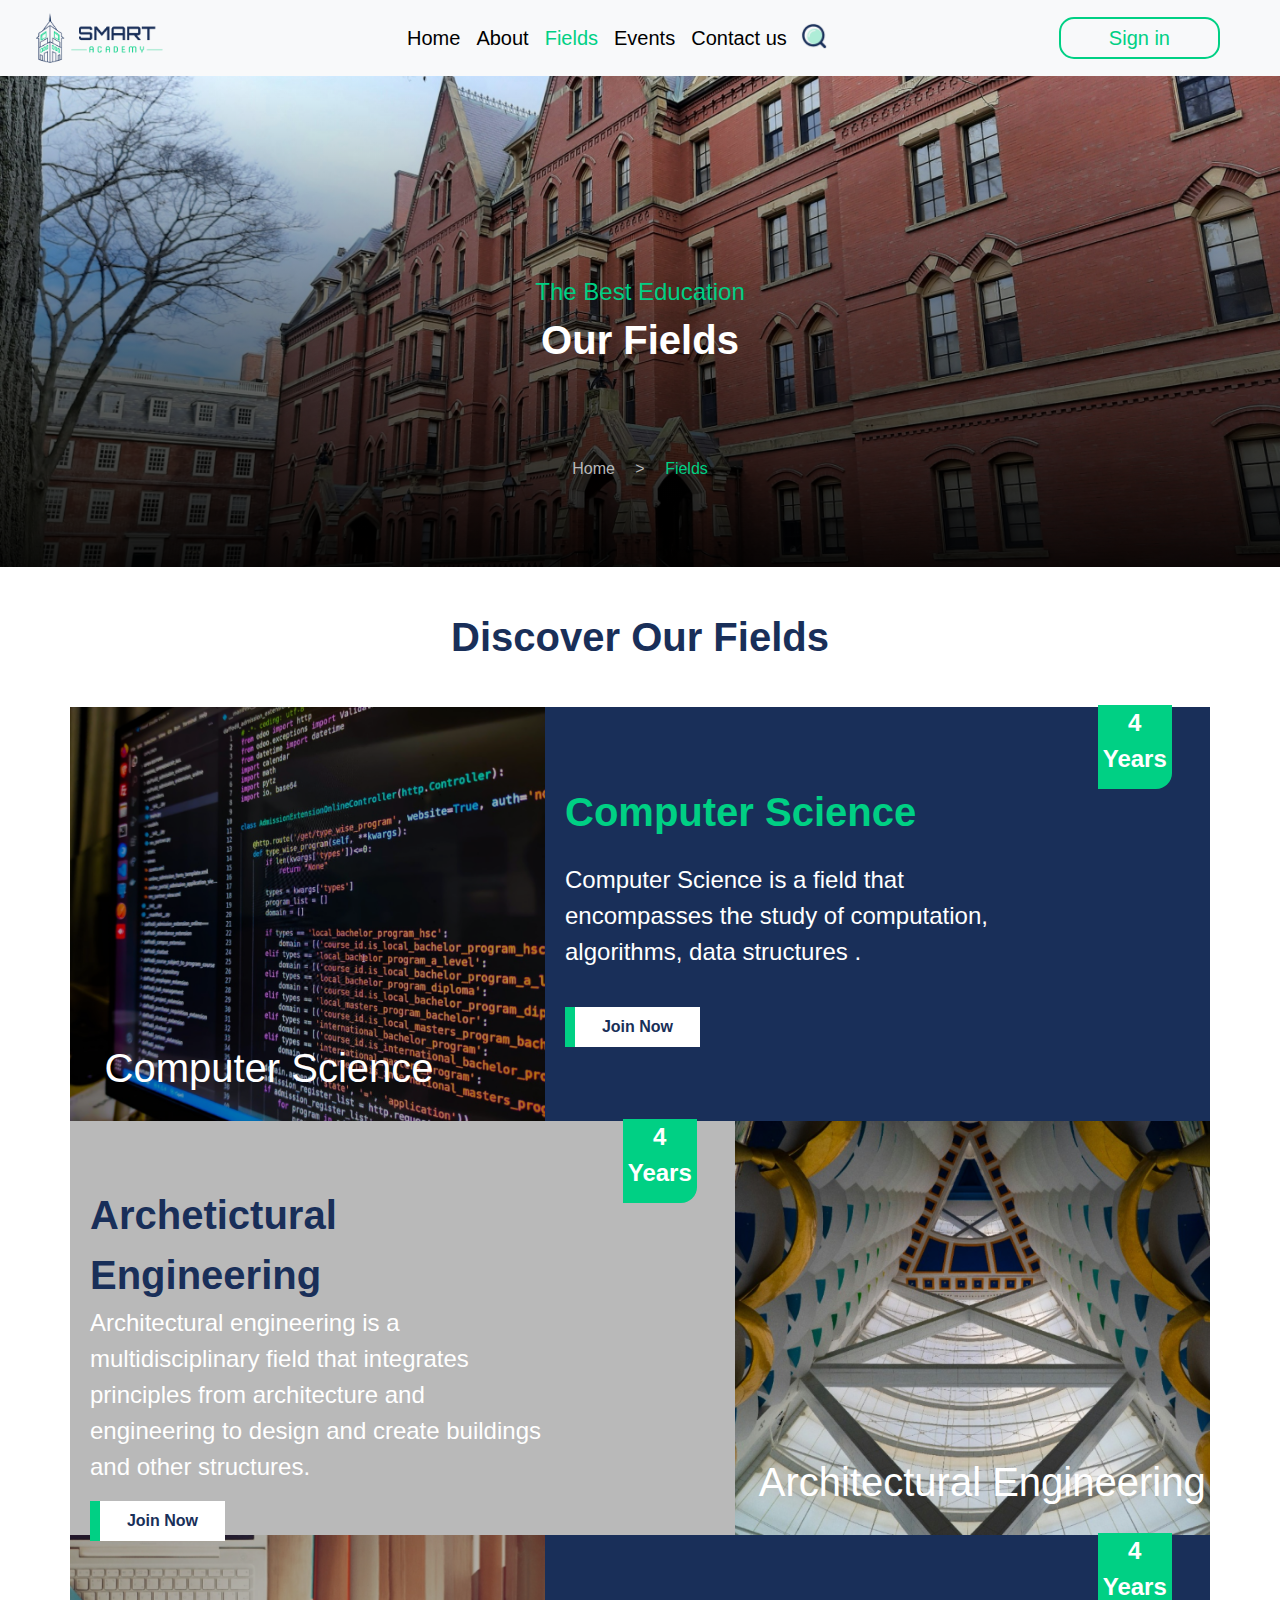
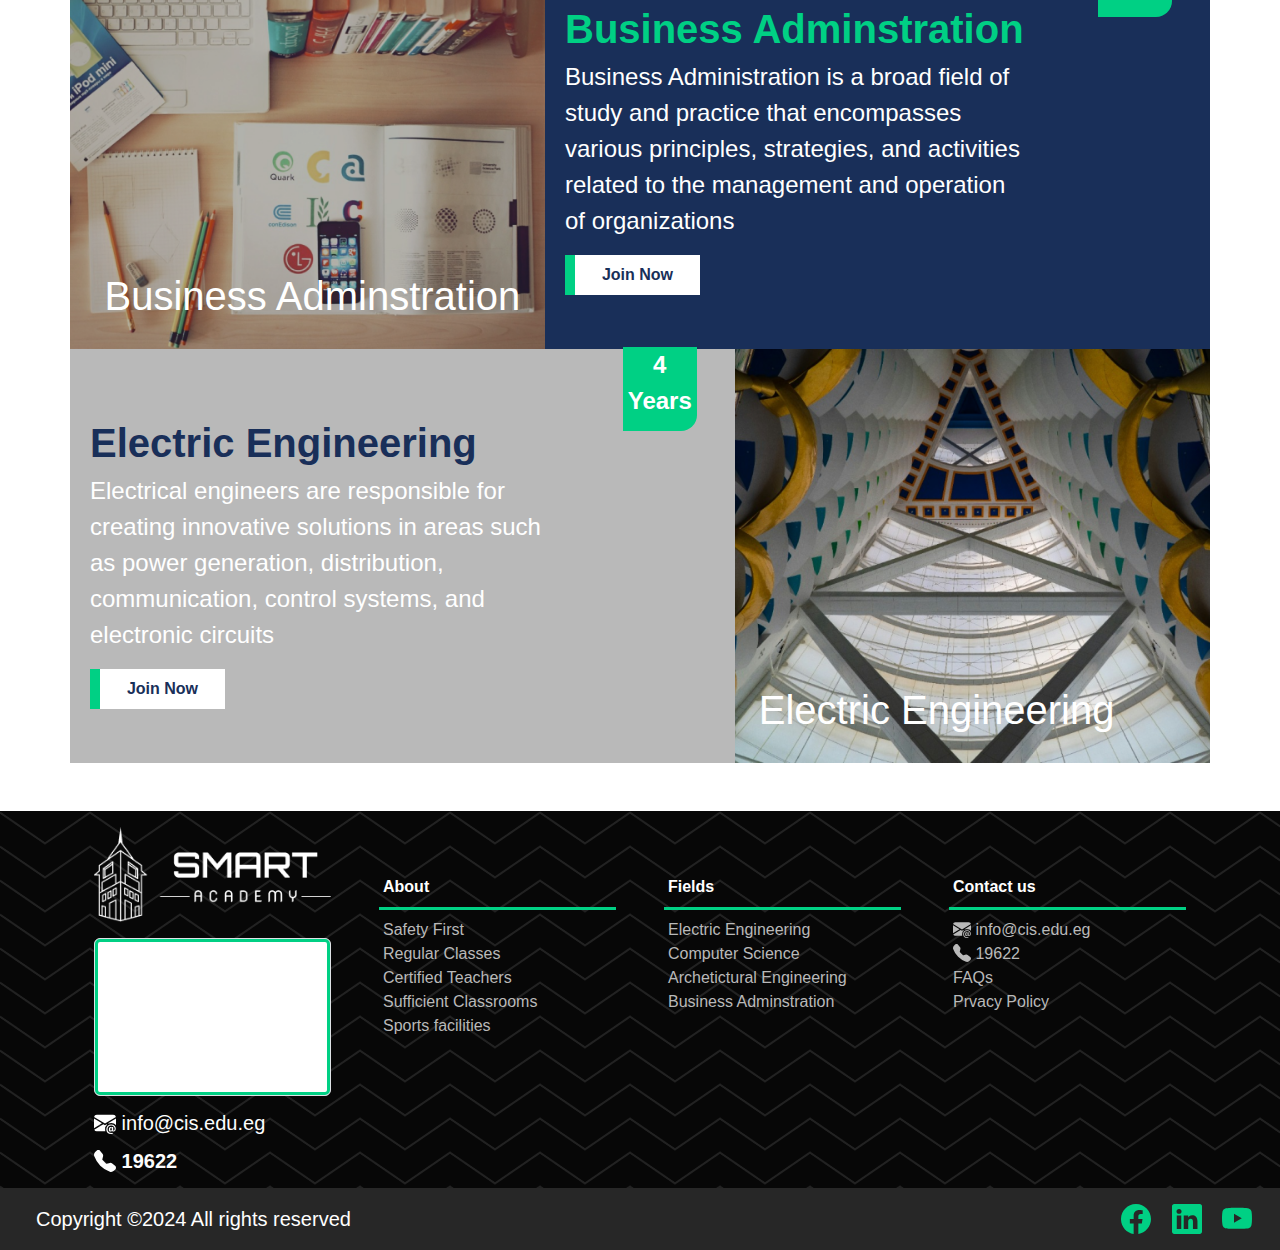
<file: fields.html>
<!DOCTYPE html>
<html lang="en">
  <head>
    <meta charset="UTF-8" />
    <meta name="viewport" content="width=device-width, initial-scale=1.0" />
    <title>Smart Academy</title>
    <link rel="stylesheet" href="CSS/bootstrap.min.css" />
    <link rel="stylesheet" href="CSS/style.css" />
    <script defer src="script/bootstrap.bundle.min.js"></script>
    <script defer src="script/index.js"></script>
    <script defer src="script/navbar.js"></script>
  </head>
  <body>
    <!-- navbar -->
    <nav
      class="navbar navbar-expand-lg bg-body-tertiary d-flex flex-column position-relative z-1"
    >
      <div class="container-fluid">
        <a class="navbar-brand ms-4" href="#"
          ><img
            src="Assets/images/logo.png"
            alt="Smart Academy logo"
            class="w-75 h-75"
        /></a>
        <button
          class="navbar-toggler"
          type="button"
          data-bs-toggle="collapse"
          data-bs-target="#navbarSupportedContent"
          aria-controls="navbarSupportedContent"
          aria-expanded="false"
          aria-label="Toggle navigation"
        >
          <span class="navbar-toggler-icon"></span>
        </button>

        <div class="collapse navbar-collapse" id="navbarSupportedContent">
          <ul class="navbar-nav ms-auto me-auto mb-2 mb-lg-0 fs-5">
            <li class="nav-item">
              <a class="nav-link active" aria-current="page" href="index.html"
                >Home</a
              >
            </li>
            <li class="nav-item">
              <a class="nav-link active" aria-current="page" href="about.html"
                >About</a
              >
            </li>
            <li class="nav-item">
              <a
                class="nav-link active"
                style="color: #00d084"
                aria-current="page"
                href="fields.html"
                >Fields</a
              >
            </li>
            <li class="nav-item">
              <a class="nav-link active" aria-current="page" href="events.html"
                >Events</a
              >
            </li>
            <li class="nav-item">
              <a
                class="nav-link active"
                aria-current="page"
                href="contactus.html"
                >Contact us</a
              >
            </li>
            <!-- search button -->
            <li class="nav-item">
              <button
                class="border-0 p-1"
                style="background-color: inherit"
                id="srch-btn"
              >
                <img
                  id="srch-img"
                  style="height: 30px; width: 30px"
                  src="Assets/images/51.png"
                  alt=""
                />
              </button>
            </li>
          </ul>

          <button
            class="button fs-5 mx-5 px-5 py-1"
            onclick="location.href='signin.html'"
            type="submit"
          >
            Sign in
          </button>
        </div>
      </div>
      <div
        id="srch-toggler"
        class="position-absolute d-flex justify-content-center bg-body- collapse d-none"
        style="height: 50px; width: 100%; top: 76px; background-color: inherit"
      >
        <div class="">
          <input
            type="text"
            id="srch-field"
            class="form-control me-5"
            style="width: 420px"
            placeholder="Search"
            aria-label="Sizing example input"
            aria-describedby="inputGroup-sizing-default"
          />
        </div>
      </div>
    </nav>
    <!-- Hero -->
    <div
      class=""
      style="
        height: 491px;
        background: linear-gradient(
            to top,
            rgba(0, 0, 0, 0.9),
            rgba(0, 0, 0, 0)
          ),
          url(Assets/images/29.jpg) no-repeat center;
        background-size: cover;
      "
    >
      <div
        class="h-100 d-flex position-relative flex-column justify-content-center align-items-center"
      >
        <span class="fs-4 txt-green">The Best Education</span>
        <span class="fs-1 fw-semibold text-white">Our Fields</span>
        <p class="txt-gray position-absolute" style="bottom: 70px">
          <a href="index.html" class="text-decoration-none txt-gray">Home</a>
          <span class="px-3">></span>
          <span class="txt-green">Fields</span>
        </p>
      </div>
    </div>
    <!-- middle -->
    <div class="container pb-5 pt-3">
      <div class="row fs-1 fw-bold txt-darkblue my-4 pb-3 mx-auto">
        <div class="fs-1 fw-bold txt-darkblue text-center">
          Discover Our Fields
        </div>
      </div>
      <div class="row">
        <div
          class="col-lg-5"
          style="
            height: 414px;
            background-image: url(Assets/images/13.png);
            background-size: cover;
            background-position: center;
          "
        >
          <div
            class="fs-1 text-white position-relative"
            style="top: 80%; left: 5%"
          >
            Computer Science
          </div>
        </div>
        <div
          class="col-lg-7 py-5"
          style="height: 414px; background-color: #192f59"
        >
          <div
            class="my-auto h-100 w-75 py-3 px-2 d-flex flex-column justify-content-around position-relative"
          >
            <div
              class="bg-green position-absolute fs-4 fw-bold text-center text-white"
              style="
                height: 84px;
                width: 74px;
                right: -134px;
                top: -50px;
                border-bottom-right-radius: 16px;
              "
            >
              4 <br />Years
            </div>
            <span class="fs-1 fw-semibold txt-green">Computer Science</span>
            <p class="fs-4 text-white">
              Computer Science is a field that encompasses the study of
              computation, algorithms, data structures .
            </p>
            <a href="about.html" style="width: fit-content"
              ><button class="button2 fw-semibold">Join Now</button></a
            >
          </div>
        </div>
      </div>
      <div class="row">
        <div class="col-lg-7 py-5 bg-gray" style="height: 414px">
          <div
            class="my-auto h-100 w-75 py-3 px-2 d-flex flex-column justify-content-around position-relative"
          >
            <div
              class="bg-green position-absolute fs-4 fw-bold text-center text-white"
              style="
                height: 84px;
                width: 74px;
                right: -134px;
                top: -50px;
                border-bottom-right-radius: 16px;
              "
            >
              4 <br />Years
            </div>

            <span class="fs-1 fw-semibold txt-darkblue"
              >Archetictural Engineering</span
            >
            <p class="fs-4 text-white">
              Architectural engineering is a multidisciplinary field that
              integrates principles from architecture and engineering to design
              and create buildings and other structures.
            </p>
            <a href="about.html" style="width: fit-content"
              ><button class="button2 fw-semibold">Join Now</button></a
            >
          </div>
        </div>
        <div
          class="col-lg-5 position-relative"
          style="
            height: 414px;
            background-image: url(Assets/images/14.png);
            background-size: cover;
            background-position: center;
          "
        >
          <div
            class="fs-1 w-auto text-white position-absolute"
            style="top: 80%; left: 5%"
          >
            Architectural Engineering
          </div>
        </div>
      </div>
      <div class="row">
        <div
          class="col-lg-5"
          style="
            height: 414px;
            background-image: url(Assets/images/15.png);
            background-size: cover;
            background-position: center;
          "
        >
          <div
            class="fs-1 text-white position-relative"
            style="top: 80%; left: 5%"
          >
            Business Adminstration
          </div>
        </div>
        <div
          class="col-lg-7 py-5"
          style="height: 414px; background-color: #192f59"
        >
          <div
            class="my-auto h-100 w-75 py-3 px-2 d-flex flex-column justify-content-around position-relative"
          >
            <div
              class="bg-green position-absolute fs-4 fw-bold text-center text-white"
              style="
                height: 84px;
                width: 74px;
                right: -134px;
                top: -50px;
                border-bottom-right-radius: 16px;
              "
            >
              4 <br />Years
            </div>

            <span class="fs-1 fw-semibold txt-green"
              >Business Adminstration</span
            >
            <p class="fs-4 text-white">
              Business Administration is a broad field of study and practice
              that encompasses various principles, strategies, and activities
              related to the management and operation of organizations
            </p>
            <a href="about.html" style="width: fit-content"
              ><button class="button2 fw-semibold">Join Now</button></a
            >
          </div>
        </div>
      </div>
      <div class="row">
        <div class="col-lg-7 py-5 bg-gray" style="height: 414px">
          <div
            class="my-auto h-100 w-75 py-3 px-2 d-flex flex-column justify-content-around position-relative"
          >
            <div
              class="bg-green position-absolute fs-4 fw-bold text-center text-white"
              style="
                height: 84px;
                width: 74px;
                right: -134px;
                top: -50px;
                border-bottom-right-radius: 16px;
              "
            >
              4 <br />Years
            </div>

            <span class="fs-1 fw-semibold txt-darkblue"
              >Electric Engineering</span
            >
            <p class="fs-4 text-white">
              Electrical engineers are responsible for creating innovative
              solutions in areas such as power generation, distribution,
              communication, control systems, and electronic circuits
            </p>
            <a href="about.html" style="width: fit-content"
              ><button class="button2 fw-semibold">Join Now</button></a
            >
          </div>
        </div>
        <div
          class="col-lg-5 position-relative"
          style="
            height: 414px;
            background-image: url(Assets/images/14.png);
            background-size: cover;
            background-position: center;
          "
        >
          <div
            class="fs-1 w-auto text-white position-absolute"
            style="top: 80%; left: 5%"
          >
            Electric Engineering
          </div>
        </div>
      </div>
    </div>
    <!-- footer -->
    <footer
      class="w-100"
      style="
        background-image: url(Assets/images/Vector.png);
        background-color: #181818;
        box-shadow: inset 0 0 0 1000px rgba(0, 0, 0, 0.7);
      "
    >
      <div class="container py-2">
        <div class="row">
          <div class="col-lg-3">
            <div class="container">
              <a class="navbar-brand" href="#"
                ><img
                  src="Assets/images/logo3.png"
                  alt="Smart Academy logo"
                  class="w-100 h-100 py-2"
              /></a>
              <!-- google maps location -->
              <div class="card my-2 border">
                <iframe
                  class=""
                  src="https://www.google.com/maps/embed?pb=!1m18!1m12!1m3!1d3455.468998018955!2d31.432870312056416!3d29.99468687484426!2m3!1f0!2f0!3f0!3m2!1i1024!2i768!4f13.1!3m3!1m2!1s0x145840c63ce95b0d%3A0x7db37f52d34a4d19!2sThe%20Higher%20Institute%20For%20Applied%20Arts%20-%205th%20Compound!5e0!3m2!1sen!2seg!4v1713969931046!5m2!1sen!2seg"
                  style="border: 3px solid #00d084; border-radius: 5px"
                  allowfullscreen=""
                  loading="lazy"
                  referrerpolicy="no-referrer-when-downgrade"
                ></iframe>
              </div>
              <div class="fs-5 color text-white py-1">
                <svg
                  xmlns="http://www.w3.org/2000/svg"
                  width="22"
                  height="22"
                  fill="currentColor"
                  class="bi bi-envelope-at-fill mb-1"
                  viewBox="0 0 16 16"
                >
                  <path
                    d="M2 2A2 2 0 0 0 .05 3.555L8 8.414l7.95-4.859A2 2 0 0 0 14 2zm-2 9.8V4.698l5.803 3.546zm6.761-2.97-6.57 4.026A2 2 0 0 0 2 14h6.256A4.5 4.5 0 0 1 8 12.5a4.49 4.49 0 0 1 1.606-3.446l-.367-.225L8 9.586zM16 9.671V4.697l-5.803 3.546.338.208A4.5 4.5 0 0 1 12.5 8c1.414 0 2.675.652 3.5 1.671"
                  />
                  <path
                    d="M15.834 12.244c0 1.168-.577 2.025-1.587 2.025-.503 0-1.002-.228-1.12-.648h-.043c-.118.416-.543.643-1.015.643-.77 0-1.259-.542-1.259-1.434v-.529c0-.844.481-1.4 1.26-1.4.585 0 .87.333.953.63h.03v-.568h.905v2.19c0 .272.18.42.411.42.315 0 .639-.415.639-1.39v-.118c0-1.277-.95-2.326-2.484-2.326h-.04c-1.582 0-2.64 1.067-2.64 2.724v.157c0 1.867 1.237 2.654 2.57 2.654h.045c.507 0 .935-.07 1.18-.18v.731c-.219.1-.643.175-1.237.175h-.044C10.438 16 9 14.82 9 12.646v-.214C9 10.36 10.421 9 12.485 9h.035c2.12 0 3.314 1.43 3.314 3.034zm-4.04.21v.227c0 .586.227.8.581.8.31 0 .564-.17.564-.743v-.367c0-.516-.275-.708-.572-.708-.346 0-.573.245-.573.791"
                  />
                </svg>
                <a
                  class="text-decoration-none"
                  style="color: #fdfdfd"
                  href="mailto:info@cis.edu.eg"
                  target="_blank"
                  >info@cis.edu.eg</a
                >
              </div>
              <div class="fs-5 color fw-bold py-1" style="color: #fdfdfd">
                <svg
                  xmlns="http://www.w3.org/2000/svg"
                  width="22"
                  height="22"
                  fill="currentColor"
                  class="bi bi-telephone-fill mb-1"
                  viewBox="0 0 16 16"
                >
                  <path
                    fill-rule="evenodd"
                    d="M1.885.511a1.745 1.745 0 0 1 2.61.163L6.29 2.98c.329.423.445.974.315 1.494l-.547 2.19a.68.68 0 0 0 .178.643l2.457 2.457a.68.68 0 0 0 .644.178l2.189-.547a1.75 1.75 0 0 1 1.494.315l2.306 1.794c.829.645.905 1.87.163 2.611l-1.034 1.034c-.74.74-1.846 1.065-2.877.702a18.6 18.6 0 0 1-7.01-4.42 18.6 18.6 0 0 1-4.42-7.009c-.362-1.03-.037-2.137.703-2.877z"
                  ></path>
                </svg>
                19622
              </div>
            </div>
          </div>
          <div class="col-lg-3 py-5">
            <div class="container">
              <div class="fs-6 fw-bold py-2 px-1 text-white">About</div>
              <div style="border-top: 3px solid #00d084"></div>
              <ol
                class="txt-gray fw-normal px-1 py-2"
                style="list-style-type: none"
              >
                <li>Safety First</li>
                <li>Regular Classes</li>
                <li>Certified Teachers</li>
                <li>Sufficient Classrooms</li>
                <li>Sports facilities</li>
              </ol>
            </div>
          </div>
          <div class="col-lg-3 py-5">
            <div class="container">
              <div class="fs-6 fw-bold py-2 px-1 text-white">Fields</div>
              <div style="border-top: 3px solid #00d084"></div>
              <ol
                class="txt-gray fw-normal px-1 py-2"
                style="list-style-type: none"
              >
                <li>Electric Engineering</li>
                <li>Computer Science</li>
                <li>Archetictural Engineering</li>
                <li>Business Adminstration</li>
              </ol>
            </div>
          </div>
          <div class="col-lg-3 py-5">
            <div class="container">
              <div class="fs-6 fw-bold py-2 px-1 text-white">Contact us</div>
              <div style="border-top: 3px solid #00d084"></div>
              <ol
                class="txt-gray fw-normal px-1 py-2"
                style="list-style-type: none"
              >
                <li>
                  <svg
                    xmlns="http://www.w3.org/2000/svg"
                    width="18"
                    height="18"
                    fill="currentColor"
                    class="bi bi-envelope-at-fill mb-1"
                    viewBox="0 0 16 16"
                  >
                    <path
                      d="M2 2A2 2 0 0 0 .05 3.555L8 8.414l7.95-4.859A2 2 0 0 0 14 2zm-2 9.8V4.698l5.803 3.546zm6.761-2.97-6.57 4.026A2 2 0 0 0 2 14h6.256A4.5 4.5 0 0 1 8 12.5a4.49 4.49 0 0 1 1.606-3.446l-.367-.225L8 9.586zM16 9.671V4.697l-5.803 3.546.338.208A4.5 4.5 0 0 1 12.5 8c1.414 0 2.675.652 3.5 1.671"
                    />
                    <path
                      d="M15.834 12.244c0 1.168-.577 2.025-1.587 2.025-.503 0-1.002-.228-1.12-.648h-.043c-.118.416-.543.643-1.015.643-.77 0-1.259-.542-1.259-1.434v-.529c0-.844.481-1.4 1.26-1.4.585 0 .87.333.953.63h.03v-.568h.905v2.19c0 .272.18.42.411.42.315 0 .639-.415.639-1.39v-.118c0-1.277-.95-2.326-2.484-2.326h-.04c-1.582 0-2.64 1.067-2.64 2.724v.157c0 1.867 1.237 2.654 2.57 2.654h.045c.507 0 .935-.07 1.18-.18v.731c-.219.1-.643.175-1.237.175h-.044C10.438 16 9 14.82 9 12.646v-.214C9 10.36 10.421 9 12.485 9h.035c2.12 0 3.314 1.43 3.314 3.034zm-4.04.21v.227c0 .586.227.8.581.8.31 0 .564-.17.564-.743v-.367c0-.516-.275-.708-.572-.708-.346 0-.573.245-.573.791"
                    />
                  </svg>
                  <a
                    class="text-decoration-none txt-gray"
                    href="mailto:info@cis.edu.eg"
                    target="_blank"
                    >info@cis.edu.eg</a
                  >
                </li>
                <li>
                  <svg
                    xmlns="http://www.w3.org/2000/svg"
                    width="18"
                    height="18"
                    fill="currentColor"
                    class="bi bi-telephone-fill mb-1"
                    viewBox="0 0 16 16"
                  >
                    <path
                      fill-rule="evenodd"
                      d="M1.885.511a1.745 1.745 0 0 1 2.61.163L6.29 2.98c.329.423.445.974.315 1.494l-.547 2.19a.68.68 0 0 0 .178.643l2.457 2.457a.68.68 0 0 0 .644.178l2.189-.547a1.75 1.75 0 0 1 1.494.315l2.306 1.794c.829.645.905 1.87.163 2.611l-1.034 1.034c-.74.74-1.846 1.065-2.877.702a18.6 18.6 0 0 1-7.01-4.42 18.6 18.6 0 0 1-4.42-7.009c-.362-1.03-.037-2.137.703-2.877z"
                    ></path>
                  </svg>
                  19622
                </li>
                <li>FAQs</li>
                <li>Prvacy Policy</li>
              </ol>
            </div>
          </div>
        </div>
      </div>
      <div
        class="row w-100 text-white m-0 py-3 px-2"
        style="background-color: #272727"
      >
        <div class="container d-flex flex-row justify-content-between">
          <p class="m-0 mx-3 fs-5">Copyright &#169;2024 All rights reserved</p>
          <div class="">
            <a
              class="text-decoration-none txt-green"
              style="text-decoration: none"
              target="_blank"
              href="https://www.facebook.com/CIS.EDU1"
              ><svg
                xmlns="http://www.w3.org/2000/svg"
                width="30"
                height="30"
                fill="currentColor"
                class="bi bi-facebook mx-2"
                viewBox="0 0 16 16"
              >
                <path
                  d="M16 8.049c0-4.446-3.582-8.05-8-8.05C3.58 0-.002 3.603-.002 8.05c0 4.017 2.926 7.347 6.75 7.951v-5.625h-2.03V8.05H6.75V6.275c0-2.017 1.195-3.131 3.022-3.131.876 0 1.791.157 1.791.157v1.98h-1.009c-.993 0-1.303.621-1.303 1.258v1.51h2.218l-.354 2.326H9.25V16c3.824-.604 6.75-3.934 6.75-7.951"
                /></svg
            ></a>
            <a
              class="text-decoration-none txt-green"
              target="_blank"
              href="https://www.linkedin.com/school/new-cairo-academy-nca/"
              ><svg
                xmlns="http://www.w3.org/2000/svg"
                width="30"
                height="30"
                fill="currentColor"
                class="bi bi-linkedin mx-2"
                viewBox="0 0 16 16"
              >
                <path
                  d="M0 1.146C0 .513.526 0 1.175 0h13.65C15.474 0 16 .513 16 1.146v13.708c0 .633-.526 1.146-1.175 1.146H1.175C.526 16 0 15.487 0 14.854zm4.943 12.248V6.169H2.542v7.225zm-1.2-8.212c.837 0 1.358-.554 1.358-1.248-.015-.709-.52-1.248-1.342-1.248S2.4 3.226 2.4 3.934c0 .694.521 1.248 1.327 1.248zm4.908 8.212V9.359c0-.216.016-.432.08-.586.173-.431.568-.878 1.232-.878.869 0 1.216.662 1.216 1.634v3.865h2.401V9.25c0-2.22-1.184-3.252-2.764-3.252-1.274 0-1.845.7-2.165 1.193v.025h-.016l.016-.025V6.169h-2.4c.03.678 0 7.225 0 7.225z"
                /></svg
            ></a>
            <a
              href="https://www.youtube.com/channel/UCoRUJ2St0Bx7WjKdbTqOvkQ"
              class="text-decoration-none txt-green"
              target="_blank"
              ><svg
                xmlns="http://www.w3.org/2000/svg"
                width="30"
                height="30"
                fill="currentColor"
                class="bi bi-youtube mx-2"
                viewBox="0 0 16 16"
              >
                <path
                  d="M8.051 1.999h.089c.822.003 4.987.033 6.11.335a2.01 2.01 0 0 1 1.415 1.42c.101.38.172.883.22 1.402l.01.104.022.26.008.104c.065.914.073 1.77.074 1.957v.075c-.001.194-.01 1.108-.082 2.06l-.008.105-.009.104c-.05.572-.124 1.14-.235 1.558a2.01 2.01 0 0 1-1.415 1.42c-1.16.312-5.569.334-6.18.335h-.142c-.309 0-1.587-.006-2.927-.052l-.17-.006-.087-.004-.171-.007-.171-.007c-1.11-.049-2.167-.128-2.654-.26a2.01 2.01 0 0 1-1.415-1.419c-.111-.417-.185-.986-.235-1.558L.09 9.82l-.008-.104A31 31 0 0 1 0 7.68v-.123c.002-.215.01-.958.064-1.778l.007-.103.003-.052.008-.104.022-.26.01-.104c.048-.519.119-1.023.22-1.402a2.01 2.01 0 0 1 1.415-1.42c.487-.13 1.544-.21 2.654-.26l.17-.007.172-.006.086-.003.171-.007A100 100 0 0 1 7.858 2zM6.4 5.209v4.818l4.157-2.408z"
                /></svg
            ></a>
          </div>
        </div>
      </div>
    </footer>
  </body>
</html>
</file>
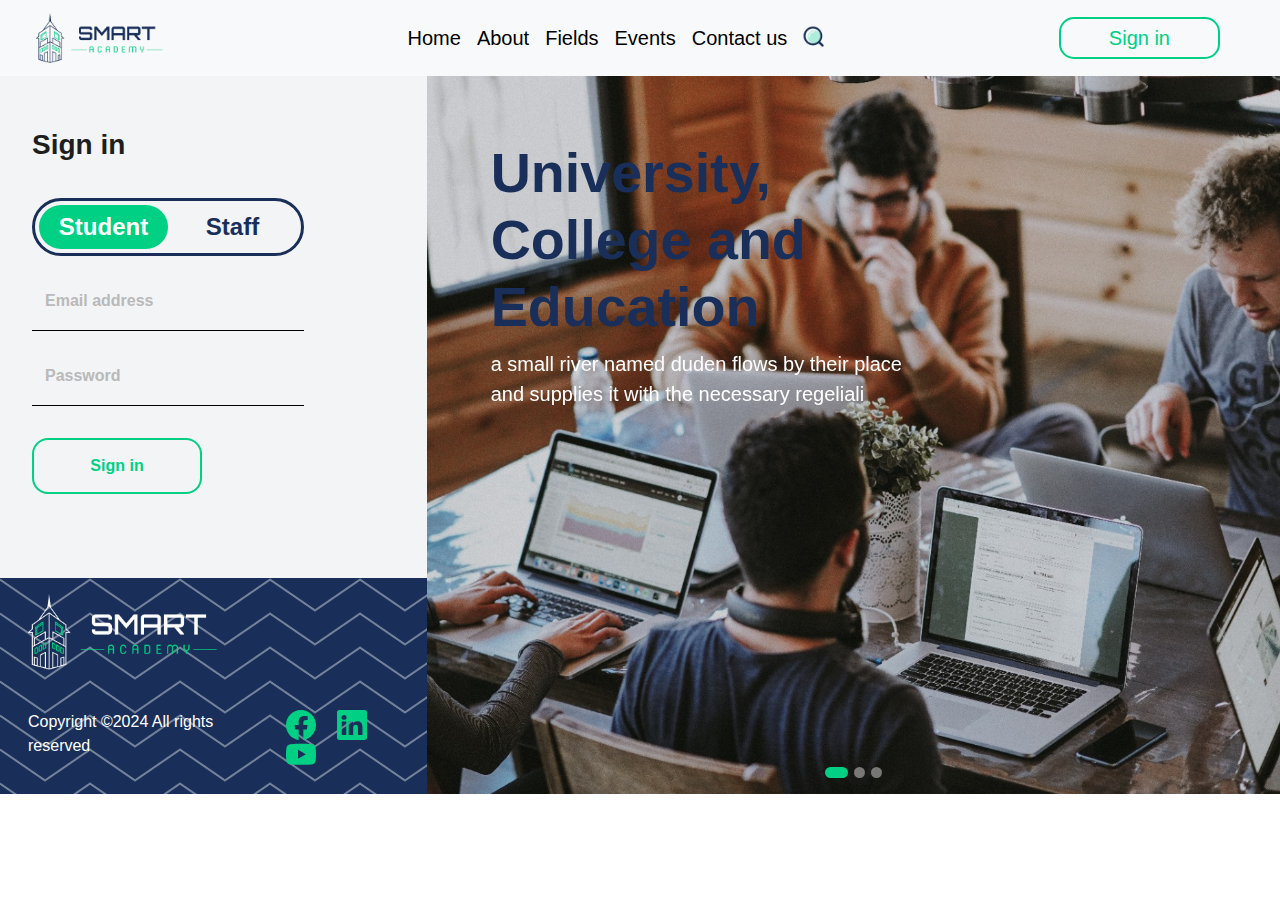
<file: signin.html>
<!DOCTYPE html>
<html lang="en">
  <head>
    <meta charset="UTF-8" />
    <meta name="viewport" content="width=device-width, initial-scale=1.0" />
    <title>Smart Academy</title>
    <link rel="stylesheet" href="CSS/bootstrap.min.css" />
    <link rel="stylesheet" href="CSS/style.css" />
    <script defer src="script/navbar.js"></script>
    <script defer src="script/bootstrap.bundle.min.js"></script>
    <script defer src="script/signin.js"></script>
  </head>
  <body class="vh-100">
    <!-- navbar -->
    <nav
      class="navbar navbar-expand-lg bg-body-tertiary d-flex flex-column position-relative z-1"
    >
      <div class="container-fluid">
        <a class="navbar-brand ms-4" href="#"
          ><img
            src="Assets/images/logo.png"
            alt="Smart Academy logo"
            class="w-75 h-75"
        /></a>
        <button
          class="navbar-toggler"
          type="button"
          data-bs-toggle="collapse"
          data-bs-target="#navbarSupportedContent"
          aria-controls="navbarSupportedContent"
          aria-expanded="false"
          aria-label="Toggle navigation"
        >
          <span class="navbar-toggler-icon"></span>
        </button>

        <div class="collapse navbar-collapse" id="navbarSupportedContent">
          <ul class="navbar-nav ms-auto me-auto mb-2 mb-lg-0 fs-5">
            <li class="nav-item">
              <a class="nav-link active" aria-current="page" href="index.html"
                >Home</a
              >
            </li>
            <li class="nav-item">
              <a class="nav-link active" aria-current="page" href="about.html"
                >About</a
              >
            </li>
            <li class="nav-item">
              <a class="nav-link active" aria-current="page" href="fields.html"
                >Fields</a
              >
            </li>
            <li class="nav-item">
              <a class="nav-link active" aria-current="page" href="events.html"
                >Events</a
              >
            </li>
            <li class="nav-item">
              <a
                class="nav-link active"
                aria-current="page"
                href="contactus.html"
                >Contact us</a
              >
            </li>
            <!-- search button -->
            <li class="nav-item">
              <button
                class="border-0 mt-1"
                style="background-color: inherit"
                id="srch-btn"
              >
                <img
                  id="srch-img"
                  style="height: 25px; width: 25px"
                  src="Assets/images/51.png"
                  alt=""
                />
              </button>
            </li>
          </ul>

          <button
            class="button fs-5 mx-5 px-5 py-1"
            onclick="location.href='signin.html'"
            type="submit"
          >
            Sign in
          </button>
        </div>
      </div>
      <div
        id="srch-toggler"
        class="position-absolute d-flex justify-content-center bg-body- collapse d-none"
        style="height: 50px; width: 100%; top: 76px; background-color: inherit"
      >
        <div class="">
          <input
            type="text"
            id="srch-field"
            class="form-control me-5"
            style="width: 420px"
            placeholder="Search"
            aria-label="Sizing example input"
            aria-describedby="inputGroup-sizing-default"
          />
        </div>
      </div>
    </nav>

    <!-- signin form -->
    <div class="container-fluid d-flex flex-column" style="height: 717.35px">
      <div class="row flex-grow-1">
        <div class="col-lg-4 px-0 bg-table d-flex flex-column">
          <div class="mx-auto pt-5 h-100" style="width: 85%">
            <div class="w-75">
              <div class="fw-bold fs-3 pb-3" style="color: #1e1e1e">
                Sign in
              </div>
              <!-- account type selector -->
              <div
                class="py-1 px-1 mt-3 rounded-pill d-flex"
                style="border: 3px solid #192f59"
              >
                <button
                  type="button"
                  id="mybtn1"
                  class="bg-green txt-darkblue w-50 py-1 px-2 fs-4 fw-semibold border-0 rounded-pill"
                  style="color: white"
                >
                  Student
                </button>
                <button
                  type="button"
                  id="mybtn2"
                  class="txt-darkblue w-50 py-1 fs-4 fw-semibold border-0 rounded-pill"
                  style="background-color: transparent"
                >
                  Staff
                </button>
              </div>
              <select
                id="frmSlct"
                onchange="accountTypeChanger()"
                class="form-select my-1 pb-3 px-0 pt-3 border-0 rounded-0 txt-gray fw-bold"
                style="border-bottom: 1px solid black !important; display: none"
                aria-label="Default select example"
              >
                <option selected>type of account</option>
                <option value="doctor-form">Doctor</option>
                <option value="admin-form">Admin</option>
                <option value="accountant-form">Accountant</option>
              </select>
            </div>
            <!-- student (default) form -->
            <form class="position-relative z-0 w-75 my-3" id="student-form">
              <!--form Data  -->
              <div
                class="form-floating mb-3"
                style="border-bottom: 1px solid black !important"
              >
                <input
                  type="email"
                  class="form-control border-0"
                  style="background-color: inherit"
                  id="floatingInput"
                  placeholder="name@example.com"
                />
                <label class="fw-bold txt-gray" for="floatingInput"
                  >Email address</label
                >
              </div>
              <div
                class="form-floating mb-3"
                style="border-bottom: 1px solid black !important"
              >
                <input
                  type="name"
                  class="form-control border-0"
                  style="background-color: inherit"
                  id="floatingName"
                  placeholder="Namee"
                />
                <label class="fw-bold txt-gray" for="floatingName"
                  >Password</label
                >
              </div>
              <!--  -->
              <button
                type="submit"
                id="signin-btn"
                class="signin-btn  fw-bold fs-6 mt-lg-3 rounded-4"
                style="width: 170px; height: 56px;"
              >
                Sign in
              </button>
            </form>
            <!-- Doctor form -->
            <form
              class="position-relative z-0 w-75 my-3"
              id="doctor-form"
              style="display: none"
            >
              <!--form Data  -->
              <div
                class="form-floating mb-3"
                style="border-bottom: 1px solid black !important"
              >
                <input
                  type="email"
                  class="form-control border-0"
                  style="background-color: inherit"
                  id="floatingInput"
                  placeholder="name@example.com"
                />
                <label class="fw-bold txt-gray" for="floatingInput"
                  >Email address</label
                >
              </div>
              <div
                class="form-floating mb-3"
                style="border-bottom: 1px solid black !important"
              >
                <input
                  type="name"
                  class="form-control border-0"
                  style="background-color: inherit"
                  id="floatingName"
                  placeholder="Namee"
                />
                <label class="fw-bold txt-gray" for="floatingName"
                  >Password</label
                >
              </div>
              <!--  -->
              <button
                type="submit"
                id="signin-btn"
                class="signin-btn  fw-bold fs-6 mt-lg-3 rounded-4"
                style="width: 170px; height: 56px;"
              >
                Sign in
              </button>
            </form>
            <!-- Admin form -->
            <form
              class="position-relative z-0 w-75 my-3"
              id="admin-form"
              style="display: none"
            >
              <!--form Data  -->
              <div
                class="form-floating mb-3"
                style="border-bottom: 1px solid black !important"
              >
                <input
                  type="email"
                  class="form-control border-0"
                  style="background-color: inherit"
                  id="floatingInput"
                  placeholder="name@example.com"
                />
                <label class="fw-bold txt-gray" for="floatingInput"
                  >Email address</label
                >
              </div>
              <div
                class="form-floating mb-3"
                style="border-bottom: 1px solid black !important"
              >
                <input
                  type="name"
                  class="form-control border-0"
                  style="background-color: inherit"
                  id="floatingName"
                  placeholder="Namee"
                />
                <label class="fw-bold txt-gray" for="floatingName"
                  >Password</label
                >
              </div>
              <!--  -->
              <button
                type="submit"
                id="signin-btn"
                class="signin-btn  fw-bold fs-6 mt-lg-3 rounded-4"
                style="width: 170px; height: 56px;"
              >
                Sign in
              </button>
            </form>
            <!-- Accountant form -->
            <form
              class="position-relative z-0 w-75 my-3"
              id="accountant-form"
              style="display: none"
            >
              <!--form Data  -->
              <div
                class="form-floating mb-3"
                style="border-bottom: 1px solid black !important"
              >
                <input
                  type="email"
                  class="form-control border-0"
                  style="background-color: inherit"
                  id="floatingInput"
                  placeholder="name@example.com"
                />
                <label class="fw-bold txt-gray" for="floatingInput"
                  >Email address</label
                >
              </div>
              <div
                class="form-floating mb-3"
                style="border-bottom: 1px solid black !important"
              >
                <input
                  type="name"
                  class="form-control border-0"
                  style="background-color: inherit"
                  id="floatingName"
                  placeholder="Namee"
                />
                <label class="fw-bold txt-gray" for="floatingName"
                  >Password</label
                >
              </div>
              <!--  -->
              <button
                type="submit"
                id="signin-btn" 
                class="signin-btn  fw-bold fs-6 mt-lg-3 rounded-4"
                style="width: 170px; height: 56px;"
              >
                Sign in
              </button>
            </form>
          </div>
          <!-- footer -->
          <div
            class=""
            style="
              background-image: url(Assets/images/Vector.png);
              background-color: #192f59;
            "
          >
            <div class="container">
              <div class="row">
                <!-- logo -->
                <div class="m-3 w-50 h-50">
                  <img
                    class="h-100 w-100"
                    src="Assets/images/logo2.png"
                    alt=""
                  />
                </div>
                <!-- copyright -->
                <div
                  class="container py-4 d-flex flex-row justify-content-between"
                >
                  <p class="m-0 mx-3 fs-6 text-white">
                    Copyright &#169;2024 All rights reserved
                  </p>
                  <!-- links -->
                  <div class="">
                    <a
                      class="text-decoration-none txt-green"
                      style="text-decoration: none"
                      target="_blank"
                      href="https://www.facebook.com/CIS.EDU1"
                      ><svg
                        xmlns="http://www.w3.org/2000/svg"
                        width="30"
                        height="30"
                        fill="currentColor"
                        class="bi bi-facebook mx-2"
                        viewBox="0 0 16 16"
                      >
                        <path
                          d="M16 8.049c0-4.446-3.582-8.05-8-8.05C3.58 0-.002 3.603-.002 8.05c0 4.017 2.926 7.347 6.75 7.951v-5.625h-2.03V8.05H6.75V6.275c0-2.017 1.195-3.131 3.022-3.131.876 0 1.791.157 1.791.157v1.98h-1.009c-.993 0-1.303.621-1.303 1.258v1.51h2.218l-.354 2.326H9.25V16c3.824-.604 6.75-3.934 6.75-7.951"
                        /></svg
                    ></a>
                    <a
                      class="text-decoration-none txt-green"
                      target="_blank"
                      href="https://www.linkedin.com/school/new-cairo-academy-nca/"
                      ><svg
                        xmlns="http://www.w3.org/2000/svg"
                        width="30"
                        height="30"
                        fill="currentColor"
                        class="bi bi-linkedin mx-2"
                        viewBox="0 0 16 16"
                      >
                        <path
                          d="M0 1.146C0 .513.526 0 1.175 0h13.65C15.474 0 16 .513 16 1.146v13.708c0 .633-.526 1.146-1.175 1.146H1.175C.526 16 0 15.487 0 14.854zm4.943 12.248V6.169H2.542v7.225zm-1.2-8.212c.837 0 1.358-.554 1.358-1.248-.015-.709-.52-1.248-1.342-1.248S2.4 3.226 2.4 3.934c0 .694.521 1.248 1.327 1.248zm4.908 8.212V9.359c0-.216.016-.432.08-.586.173-.431.568-.878 1.232-.878.869 0 1.216.662 1.216 1.634v3.865h2.401V9.25c0-2.22-1.184-3.252-2.764-3.252-1.274 0-1.845.7-2.165 1.193v.025h-.016l.016-.025V6.169h-2.4c.03.678 0 7.225 0 7.225z"
                        /></svg
                    ></a>
                    <a
                      href="https://www.youtube.com/channel/UCoRUJ2St0Bx7WjKdbTqOvkQ"
                      class="text-decoration-none txt-green"
                      target="_blank"
                      ><svg
                        xmlns="http://www.w3.org/2000/svg"
                        width="30"
                        height="30"
                        fill="currentColor"
                        class="bi bi-youtube mx-2"
                        viewBox="0 0 16 16"
                      >
                        <path
                          d="M8.051 1.999h.089c.822.003 4.987.033 6.11.335a2.01 2.01 0 0 1 1.415 1.42c.101.38.172.883.22 1.402l.01.104.022.26.008.104c.065.914.073 1.77.074 1.957v.075c-.001.194-.01 1.108-.082 2.06l-.008.105-.009.104c-.05.572-.124 1.14-.235 1.558a2.01 2.01 0 0 1-1.415 1.42c-1.16.312-5.569.334-6.18.335h-.142c-.309 0-1.587-.006-2.927-.052l-.17-.006-.087-.004-.171-.007-.171-.007c-1.11-.049-2.167-.128-2.654-.26a2.01 2.01 0 0 1-1.415-1.419c-.111-.417-.185-.986-.235-1.558L.09 9.82l-.008-.104A31 31 0 0 1 0 7.68v-.123c.002-.215.01-.958.064-1.778l.007-.103.003-.052.008-.104.022-.26.01-.104c.048-.519.119-1.023.22-1.402a2.01 2.01 0 0 1 1.415-1.42c.487-.13 1.544-.21 2.654-.26l.17-.007.172-.006.086-.003.171-.007A100 100 0 0 1 7.858 2zM6.4 5.209v4.818l4.157-2.408z"
                        /></svg
                    ></a>
                  </div>
                </div>
              </div>
            </div>
          </div>
        </div>

        <!-- carousel -->
        <div class="col-lg-8 px-0 d-flex flex-column">
          <div
            id="carouselExampleDark"
            class="carousel carousel-dark slide w-100 h-100"
            data-bs-ride="carousel"
          >
            <!-- indicators -->
            <div class="carousel-indicators carousel-custom-indicators">
              <button
                type="button"
                data-bs-target="#carouselExampleDark"
                data-bs-slide-to="0"
                class="active"
                style="background-color: #00d084"
                aria-current="true"
                aria-label="Slide 1"
              ></button>
              <button
                type="button"
                data-bs-target="#carouselExampleDark"
                data-bs-slide-to="1"
                aria-label="Slide 2"
              ></button>
              <button
                type="button"
                data-bs-target="#carouselExampleDark"
                data-bs-slide-to="2"
                aria-label="Slide 3"
              ></button>
            </div>
            <!-- items -->
            <div class="carousel-inner h-100">
              <div
                class="carousel-item active h-100 w-100"
                data-bs-interval="4000"
              >
                <!-- img -->
                <div
                  class="h-100 w-100 position-relative"
                  style="
                    background-image: url(/Assets/images/33.jpg);
                    background-position: center;
                    background-size: cover;
                  "
                ></div>
                <!-- info -->
                <div
                  class="carousel-caption d-none d-md-block position-absolute p-5 m-3 text-start"
                  style="top: 0px; left: 0px"
                >
                  <h1
                    class="txt-darkblue fw-bold w-75"
                    style="font-size: 55.62px"
                  >
                    University, College and Education
                  </h1>
                  <p class="text-white fs-5 w-75">
                    a small river named duden flows by their place and supplies
                    it with the necessary regeliali
                  </p>
                </div>
              </div>
              <div class="carousel-item h-100 w-100" data-bs-interval="2000">
                <!-- img -->
                <div
                  class="h-100 w-100 position-relative"
                  style="
                    background-image: url(/Assets/images/34.jpg);
                    background-position: center;
                    background-size: cover;
                  "
                ></div>
                <!-- info -->
                <div
                  class="carousel-caption d-none d-md-block position-absolute p-5 m-3 text-start"
                  style="top: 0px; left: 0px"
                >
                  <h1
                    class="txt-darkblue fw-bold w-50"
                    style="font-size: 55.62px"
                  >
                    A community that helps you learn
                  </h1>
                  <p class="text-white fs-5 w-75">
                    Teaching Staff that helps you learn with ease and with high
                    quality
                  </p>
                </div>
              </div>
              <div class="carousel-item h-100 w-100" data-bs-interval="2000">
                <!-- img -->
                <div
                  class="h-100 w-100 position-relative"
                  style="
                    background-image: url(/Assets/images/35.jpg);
                    background-position: center;
                    background-size: cover;
                  "
                ></div>
                <!-- info -->
                <div
                  class="carousel-caption d-none d-md-block position-absolute p-5 m-3 text-start"
                  style="top: 0px; left: 0px"
                >
                  <h1
                    class="txt-darkblue fw-bold w-50"
                    style="font-size: 55.62px"
                  >
                    Huge library and more books
                  </h1>
                  <p class="text-white fs-5 w-75">
                    Books on all fields to increase students' information
                  </p>
                </div>
              </div>
            </div>
          </div>
        </div>
      </div>
    </div>
  </body>
</html>
</file>
<file: CSS/style.css>
*{
    font-family: 'Roboto', sans-serif;
}
/*----shortcuts------*/
.txt-darkblue{
    color: #192F59;
}
.bg-darkblue{
    background-color: #192F59;
}
.txt-green{
    color:#00d084;
}
.bg-green{
    background-color:#00d084;
}
.signin-btn{
    background-color:inherit;
    border: 2px #00d084 solid;
    color: #00d084;
    transition: 0.2s;
}
.signin-btn:hover{
    background-color:#00d084;
    color: white;

    transition: 0.2s;
}
.bg-light-green{
    background-color:#00d08418;
}
.txt-gray{
    color: #B9B9B9;
}
.bg-gray{
    background-color: #B9B9B9;
}
.bg-table{
    background-color: #F3F4F6;
}
.bg-color1{
    background-color: #192F59;
}
.show{
    display: block;
}
.carousel-custom-indicators [data-bs-target] {
    background-color: #D9D9D9!important;
    height: 10.93px!important;
    width: 10.93px!important;
    border-top-left-radius: 15.6px!important;
    border-bottom-left-radius: 15.6px!important;
    border-top-right-radius: 15.6px!important;
    border-bottom-right-radius: 15.6px!important;
    border: 0;
    
}
.carousel-custom-indicators [aria-current]{
    height: 10.93px!important;
    width: 23.4px!important;
    background-color: #00d084!important;
}
.dark-layer{
    box-shadow: inset 0 0 0 1000px rgba(25, 47, 89, 0.8);
}
.button1{
    border: 0;
    border-left: 10px solid #192F59;
    width: 135px;
    height: 40px;
    color: #00d084;
    background-color: white;
}
.button2{
    border: 0;
    border-left: 10px solid #00d084;
    width: 135px;
    height: 40px;
    color: #192F59;
    background-color: white;
}

/*-----shortcuts------*/

/* numbers counter animation */
.number {
    font-size: 50px;
    transition: font-size 1s;
}
.animate {
    font-size: 50px;
}
/* adjusting carousel */
.c-item{
    height: 600px;
}

.c-img{
    height: 100%;
    object-fit: cover;
}
/* ---------------------- */
.button{
    background-color: transparent;
    color: #00d084;
    border:2px solid  rgb(0, 208, 132);
    border-radius: 15px;
}
.wide-card{
    height: 157px;
    width: 100%;
    background-color: #FFFFFF;
}
.card .icon{
    height: 40px;
    width: 40px;
}
.card .icon img{
    height: 100%;
    width: 100%;
}
.card .txt .s1{
    color:#192F59;
}
.card .txt .s2{
    color:#B9B9B9;
}
.about-university{
    background-image: url(../Assets/images/8.jpg);
    background-size: cover;
    box-shadow: inset 0 0 0 1000px rgba(25, 47, 89,0.8);
}
.hover1{
    transition:  0.3s;
}
.hover1:hover{
    transition:  0.3s;
    box-shadow: inset 0 0 0 1000px rgba(0, 208, 132,0.65);
}
.hover2{
    transition:  0.3s;
}
.hover2:hover{
    transition:  0.3s;
    box-shadow: inset 0 0 0 1000px rgba(25, 47, 89,0.8)!important;
}
.hover0{
    transition:  0.3s;
}
.hover0:hover{
    transition:  0.3s;
    box-shadow: inset 0 0 0 1000px rgba(0, 0, 0, 0.4)!important;
}
.card1 span{
    background-color: rgba(255, 255, 255, 0.2);
}
.hover2{
    transition:  0.3s;
}
.hover2e{
    display: none;
    transition:  0.3s;
}
.hover2:hover{
    transition:  0.3s;
    box-shadow: inset 0 0 0 1000px rgba(0, 0, 0, 0.4);
}
.hover2:hover .hover2e{
    transition:  0.3s;
    display: block;
}
/* carousel indicator shape */


/* contact us page */
/* form button */
.button3{
    background-color: #00d084;
    color: #192F59;
    transition: 0.3s;
}
.button3:hover{
    background-color: #192F59;
    color: #00d084;
    transition: 0.3s;
}
/* form */
/* match bg color of floating label */
.form-floating > input:not(:focus):placeholder-shown + label {
    background: inherit!important;
}

.form-floating > input + label:after {
   background: inherit!important;
}

/* signin */
/* change input border blue glow color */
.form-control:focus {
    box-shadow: inset 0 1px 1px rgba(255, 255, 255, 0), 0 0 8px rgba(255, 255, 255, 0);
}
.form-select{
    background-color: inherit;}
.form-select:focus{
    box-shadow: inset 0 1px 1px rgba(255, 255, 255, 0), 0 0 8px rgba(255, 255, 255, 0);
}

/* dashboard */
.btn-primary:hover{
background-color: #00d084!important;
}
.btn-primary:active{
background-color: #00d084!important;
}
/* side panel */
.list-group-item-action{
    color: white;
    border: none;
    background-color: transparent;
}
.list-group-item-action.active {
    background-color: transparent;
    background-image: linear-gradient(to left, #00d08497 , transparent);
    border-right: 5px solid #00d084;
}
.list-group-item-action:focus, .list-group-item-action:hover{
    background-color: transparent;
    color: white;
}
/* side panel hide content */
/* .list-group-item-action.active .panel-item-hide{
display: block!important;
}
.list-group-item-action .panel-item-hide{
display: none!important;
} */
/* hover courses */
.hover3{
    transition: 0.3s;
}
.hover3:hover{
    box-shadow: inset 0 0 0 1000px rgba(0, 0, 0, 0.4);
    transition: 0.3s;
}
.hover3:hover .h5{
    color: #00d084;
    font-size: 22px!important;
    transition: 0.3s;
}
.hover3 .h5{
    transition: 0.3s;
}
/* profile edit */
/* remove input field arrows */
input::-webkit-outer-spin-button,
input::-webkit-inner-spin-button {
  -webkit-appearance: none;
  margin: 0;
}
/* form  */
/* input border colors */
.custom-input-border-color,.custom-input-border-color:focus{
    border-color: #00d084;
}

/* custom buttons */
/* success */
.custom-success-button{
    background-color: #00d084;
    border-color: #00d084;
}
.custom-success-button:hover{
    background-color: #008d59;
    border-color: #008d59;
}

#srch-field{
    border-color: #00D0844D;
    background-color: #EBFCF6;
}

.hover4:hover .hover4-bg{
    background-color: #00d084;
}
.hover4:hover .hover4-txt{
    color: #00d084;
}
</file>
